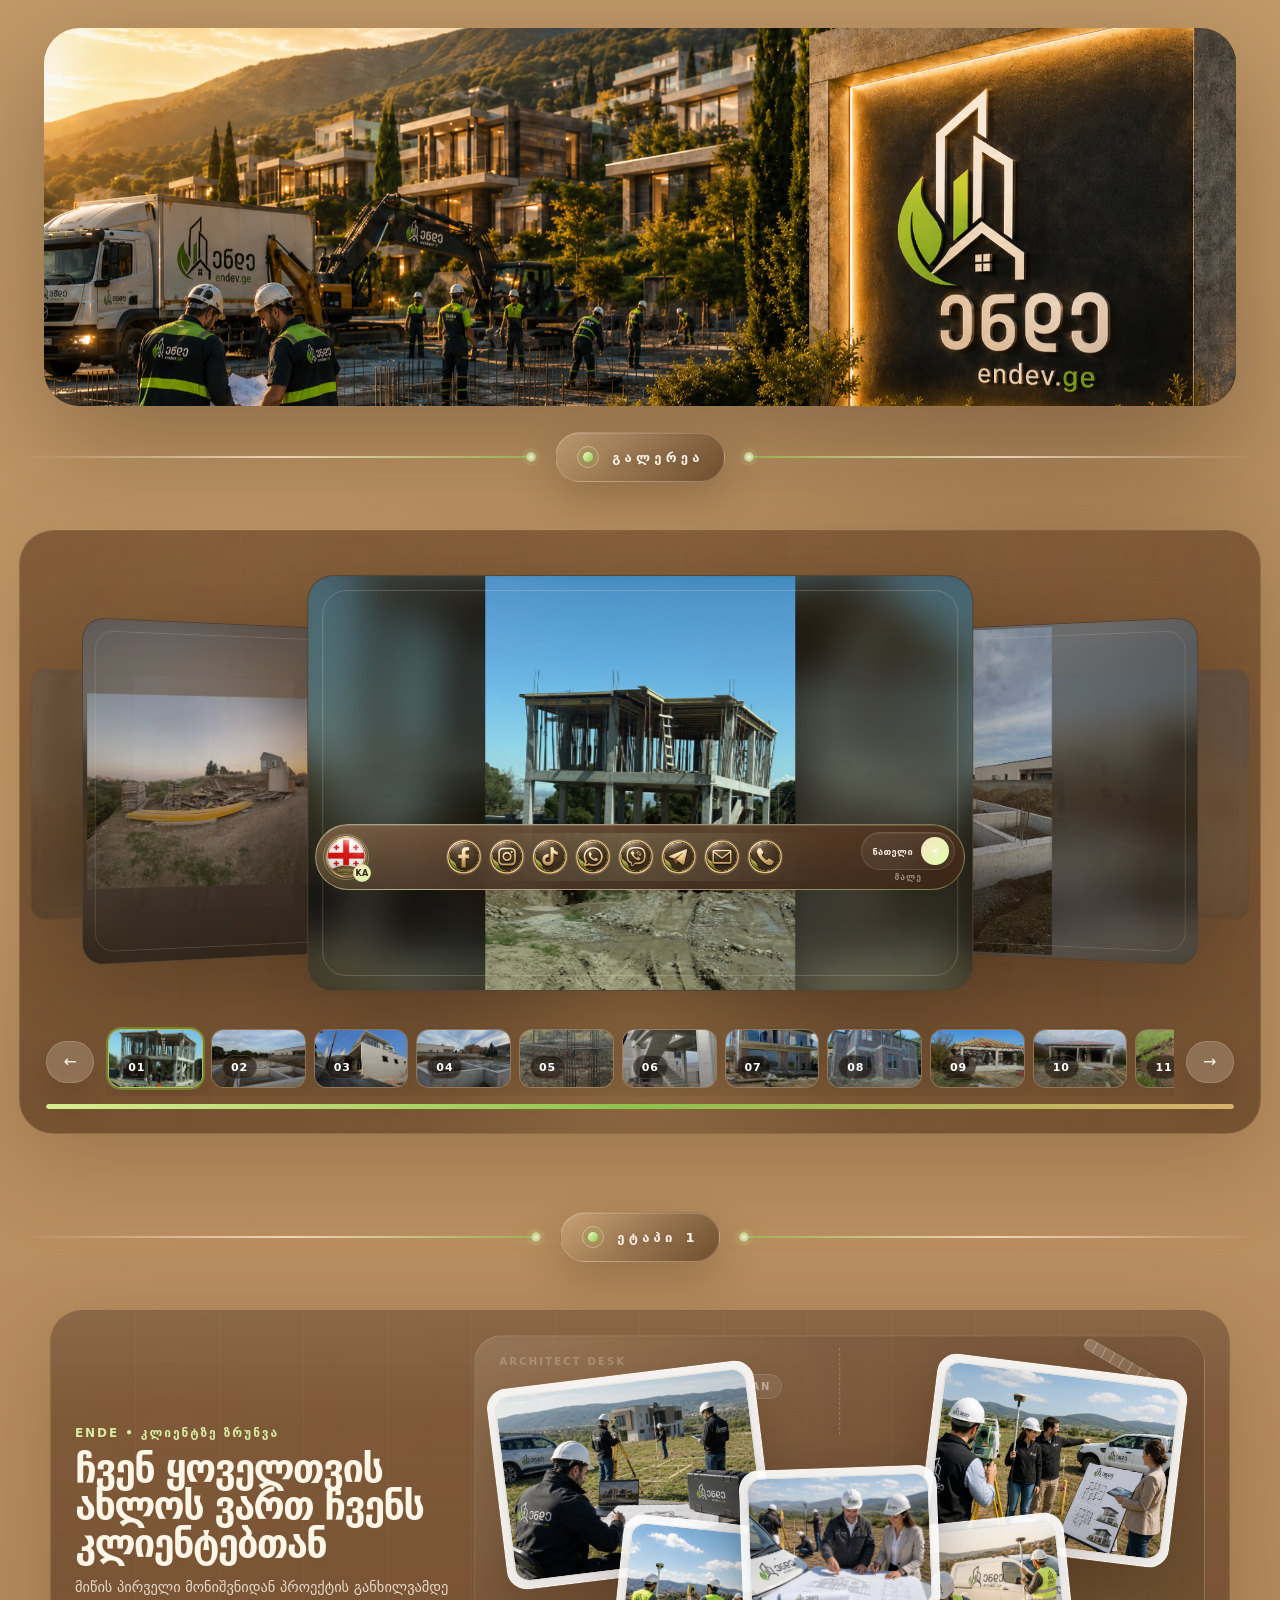
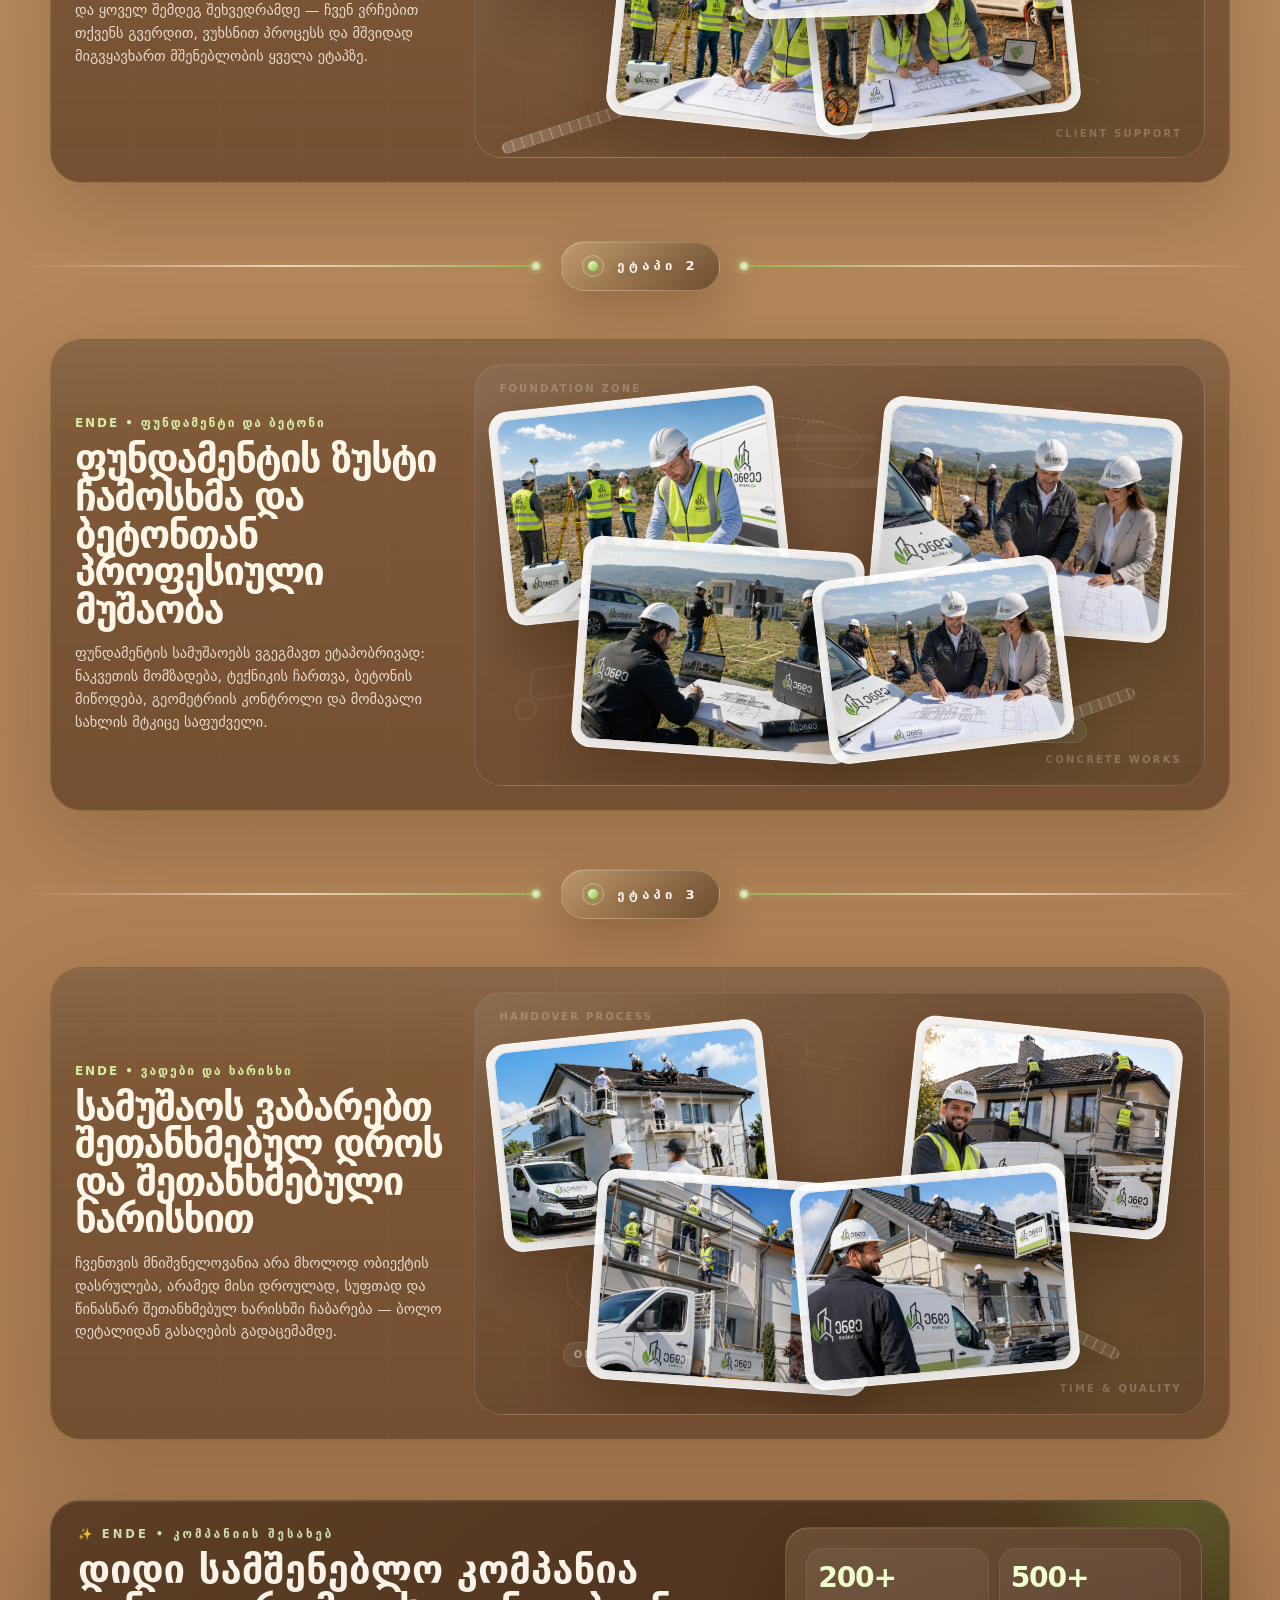
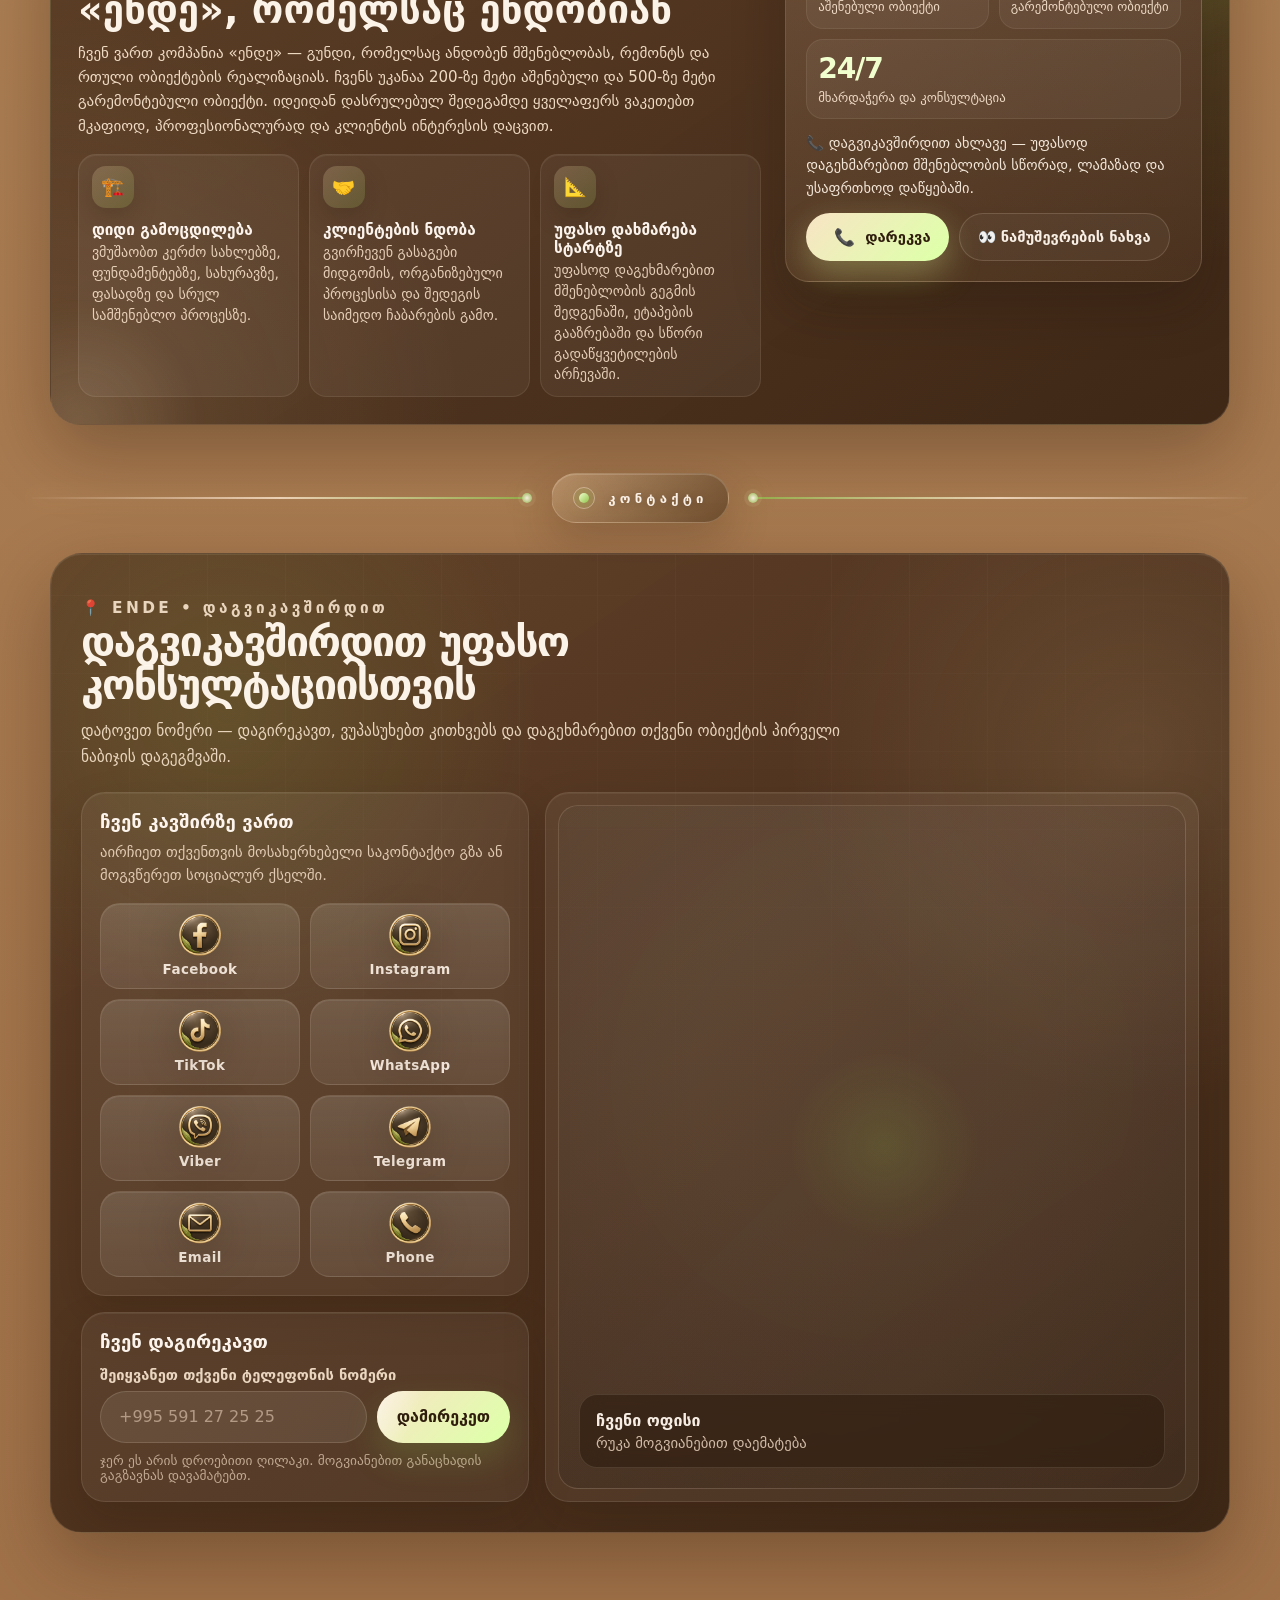
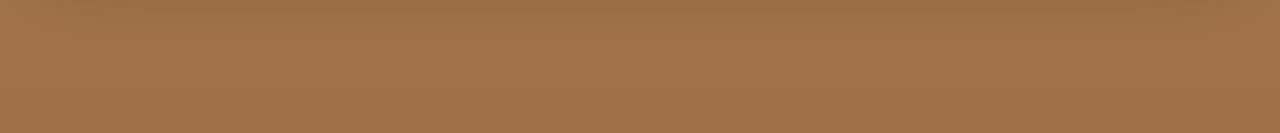
<file: index.html>
<!DOCTYPE html><html lang="ka"><head><meta charSet="utf-8"/><meta name="viewport" content="width=device-width, initial-scale=1"/><link rel="preload" as="image" href="/brand/ende-hero-banner.png"/><link rel="preload" as="image" href="/carousel/project-19.jpg"/><link rel="preload" as="image" href="/carousel/project-20.jpg"/><link rel="preload" as="image" href="/carousel/project-01.jpg"/><link rel="preload" as="image" href="/carousel/project-02.jpg"/><link rel="preload" as="image" href="/carousel/project-03.jpg"/><link rel="preload" as="image" href="/clients/client-1.png"/><link rel="preload" as="image" href="/clients/client-2.png"/><link rel="preload" as="image" href="/clients/client-3.png"/><link rel="preload" as="image" href="/clients/client-4.png"/><link rel="stylesheet" href="/_next/static/css/f5a70b1abf5ab06a.css" data-precedence="next"/><link rel="preload" as="script" fetchPriority="low" href="/_next/static/chunks/webpack-8658fdbc42bfbbae.js"/><script src="/_next/static/chunks/fd9d1056-88c8a1669018f964.js" async=""></script><script src="/_next/static/chunks/117-c82fa8c6d70d48b8.js" async=""></script><script src="/_next/static/chunks/main-app-feda1cb984ef45eb.js" async=""></script><script src="/_next/static/chunks/app/page-f45f1fff295abe5a.js" async=""></script><link rel="preload" as="image" href="/clients/client-5.png"/><link rel="preload" as="image" href="/foundation/foundation-1.png"/><link rel="preload" as="image" href="/foundation/foundation-2.png"/><link rel="preload" as="image" href="/foundation/foundation-3.png"/><link rel="preload" as="image" href="/foundation/foundation-4.png"/><link rel="preload" as="image" href="/completion/completion-1.png"/><link rel="preload" as="image" href="/completion/completion-2.png"/><link rel="preload" as="image" href="/completion/completion-3.png"/><link rel="preload" as="image" href="/completion/completion-4.png"/><link rel="preload" as="image" href="/ui-icons/facebook.png"/><link rel="preload" as="image" href="/ui-icons/instagram.png"/><link rel="preload" as="image" href="/ui-icons/tiktok.png"/><link rel="preload" as="image" href="/ui-icons/whatsapp.png"/><link rel="preload" as="image" href="/ui-icons/viber.png"/><link rel="preload" as="image" href="/ui-icons/telegram.png"/><link rel="preload" as="image" href="/ui-icons/email.png"/><link rel="preload" as="image" href="/ui-icons/phone.png"/><link rel="preload" as="image" href="/ui-icons/lang-ka.png"/><link rel="preload" as="image" href="/ui-icons/lang-ru.png"/><link rel="preload" as="image" href="/ui-icons/lang-en.png"/><title>ენდე — endev.ge</title><meta name="description" content="ენდე — სამშენებლო კომპანია საქართველოში. მინიმალური გვერდი ლოგოთი და გალერეის კარუსელით."/><script src="/_next/static/chunks/polyfills-42372ed130431b0a.js" noModule=""></script></head><body><main class="minimal-home" aria-label="ENDE მთავარი გვერდი"><section class="banner-stage" aria-label="ENDE banner"><div class="hero-banner-shell"><div class="hero-banner-blur" aria-hidden="true"></div><img class="hero-banner-image" src="/brand/ende-hero-banner.png" alt="ENDE სამშენებლო ბანერი"/></div></section><div class="section-divider" aria-hidden="true"><span class="section-divider-line section-divider-line-left"></span><span class="section-divider-badge"><span class="section-divider-icon"><span class="section-divider-icon-core"></span><span class="section-divider-icon-ring"></span></span><span class="section-divider-label">გალერეა</span></span><span class="section-divider-line section-divider-line-right"></span></div><section id="gallery" class="gallery-stage"><section class="carousel-stage" aria-label="ENDE image carousel"><div class="carousel-shell premium-cinema-shell"><div class="carousel-spotlight"></div><div class="carousel-depth-grid"><article class="hero-slide-card hero-slide-offset--2" aria-hidden="true"><img class="hero-slide-backdrop" src="/carousel/project-19.jpg" alt="" aria-hidden="true" draggable="false"/><img class="hero-slide-main" src="/carousel/project-19.jpg" alt="ENDE project photo 19" draggable="false"/></article><article class="hero-slide-card hero-slide-offset--1" aria-hidden="true"><img class="hero-slide-backdrop" src="/carousel/project-20.jpg" alt="" aria-hidden="true" draggable="false"/><img class="hero-slide-main" src="/carousel/project-20.jpg" alt="ENDE project photo 20" draggable="false"/></article><article class="hero-slide-card hero-slide-offset-0" aria-hidden="false"><img class="hero-slide-backdrop" src="/carousel/project-01.jpg" alt="" aria-hidden="true" draggable="false"/><img class="hero-slide-main" src="/carousel/project-01.jpg" alt="ENDE project photo 01" draggable="false"/></article><article class="hero-slide-card hero-slide-offset-1" aria-hidden="true"><img class="hero-slide-backdrop" src="/carousel/project-02.jpg" alt="" aria-hidden="true" draggable="false"/><img class="hero-slide-main" src="/carousel/project-02.jpg" alt="ENDE project photo 02" draggable="false"/></article><article class="hero-slide-card hero-slide-offset-2" aria-hidden="true"><img class="hero-slide-backdrop" src="/carousel/project-03.jpg" alt="" aria-hidden="true" draggable="false"/><img class="hero-slide-main" src="/carousel/project-03.jpg" alt="ENDE project photo 03" draggable="false"/></article></div><div class="carousel-navigator-wrap"><div class="carousel-thumb-toolbar"><button type="button" class="carousel-arrow" aria-label="Previous slide">←</button><div class="carousel-thumb-strip" role="tablist" aria-label="Carousel navigation"><button type="button" role="tab" aria-selected="true" aria-label="Go to slide 1" class="carousel-thumb is-active"><img src="/carousel/thumbs/project-01.jpg" alt="" aria-hidden="true" loading="lazy"/><span class="carousel-thumb-index">01</span></button><button type="button" role="tab" aria-selected="false" aria-label="Go to slide 2" class="carousel-thumb"><img src="/carousel/thumbs/project-02.jpg" alt="" aria-hidden="true" loading="lazy"/><span class="carousel-thumb-index">02</span></button><button type="button" role="tab" aria-selected="false" aria-label="Go to slide 3" class="carousel-thumb"><img src="/carousel/thumbs/project-03.jpg" alt="" aria-hidden="true" loading="lazy"/><span class="carousel-thumb-index">03</span></button><button type="button" role="tab" aria-selected="false" aria-label="Go to slide 4" class="carousel-thumb"><img src="/carousel/thumbs/project-04.jpg" alt="" aria-hidden="true" loading="lazy"/><span class="carousel-thumb-index">04</span></button><button type="button" role="tab" aria-selected="false" aria-label="Go to slide 5" class="carousel-thumb"><img src="/carousel/thumbs/project-05.jpg" alt="" aria-hidden="true" loading="lazy"/><span class="carousel-thumb-index">05</span></button><button type="button" role="tab" aria-selected="false" aria-label="Go to slide 6" class="carousel-thumb"><img src="/carousel/thumbs/project-06.jpg" alt="" aria-hidden="true" loading="lazy"/><span class="carousel-thumb-index">06</span></button><button type="button" role="tab" aria-selected="false" aria-label="Go to slide 7" class="carousel-thumb"><img src="/carousel/thumbs/project-07.jpg" alt="" aria-hidden="true" loading="lazy"/><span class="carousel-thumb-index">07</span></button><button type="button" role="tab" aria-selected="false" aria-label="Go to slide 8" class="carousel-thumb"><img src="/carousel/thumbs/project-08.jpg" alt="" aria-hidden="true" loading="lazy"/><span class="carousel-thumb-index">08</span></button><button type="button" role="tab" aria-selected="false" aria-label="Go to slide 9" class="carousel-thumb"><img src="/carousel/thumbs/project-09.jpg" alt="" aria-hidden="true" loading="lazy"/><span class="carousel-thumb-index">09</span></button><button type="button" role="tab" aria-selected="false" aria-label="Go to slide 10" class="carousel-thumb"><img src="/carousel/thumbs/project-10.jpg" alt="" aria-hidden="true" loading="lazy"/><span class="carousel-thumb-index">10</span></button><button type="button" role="tab" aria-selected="false" aria-label="Go to slide 11" class="carousel-thumb"><img src="/carousel/thumbs/project-11.jpg" alt="" aria-hidden="true" loading="lazy"/><span class="carousel-thumb-index">11</span></button><button type="button" role="tab" aria-selected="false" aria-label="Go to slide 12" class="carousel-thumb"><img src="/carousel/thumbs/project-12.jpg" alt="" aria-hidden="true" loading="lazy"/><span class="carousel-thumb-index">12</span></button><button type="button" role="tab" aria-selected="false" aria-label="Go to slide 13" class="carousel-thumb"><img src="/carousel/thumbs/project-13.jpg" alt="" aria-hidden="true" loading="lazy"/><span class="carousel-thumb-index">13</span></button><button type="button" role="tab" aria-selected="false" aria-label="Go to slide 14" class="carousel-thumb"><img src="/carousel/thumbs/project-14.jpg" alt="" aria-hidden="true" loading="lazy"/><span class="carousel-thumb-index">14</span></button><button type="button" role="tab" aria-selected="false" aria-label="Go to slide 15" class="carousel-thumb"><img src="/carousel/thumbs/project-15.jpg" alt="" aria-hidden="true" loading="lazy"/><span class="carousel-thumb-index">15</span></button><button type="button" role="tab" aria-selected="false" aria-label="Go to slide 16" class="carousel-thumb"><img src="/carousel/thumbs/project-16.jpg" alt="" aria-hidden="true" loading="lazy"/><span class="carousel-thumb-index">16</span></button><button type="button" role="tab" aria-selected="false" aria-label="Go to slide 17" class="carousel-thumb"><img src="/carousel/thumbs/project-17.jpg" alt="" aria-hidden="true" loading="lazy"/><span class="carousel-thumb-index">17</span></button><button type="button" role="tab" aria-selected="false" aria-label="Go to slide 18" class="carousel-thumb"><img src="/carousel/thumbs/project-18.jpg" alt="" aria-hidden="true" loading="lazy"/><span class="carousel-thumb-index">18</span></button><button type="button" role="tab" aria-selected="false" aria-label="Go to slide 19" class="carousel-thumb"><img src="/carousel/thumbs/project-19.jpg" alt="" aria-hidden="true" loading="lazy"/><span class="carousel-thumb-index">19</span></button><button type="button" role="tab" aria-selected="false" aria-label="Go to slide 20" class="carousel-thumb"><img src="/carousel/thumbs/project-20.jpg" alt="" aria-hidden="true" loading="lazy"/><span class="carousel-thumb-index">20</span></button></div><button type="button" class="carousel-arrow" aria-label="Next slide">→</button></div><div class="carousel-bottom-row"><div class="autoplay-progress" aria-hidden="true"><span style="animation-duration:5200ms;animation-play-state:running"></span></div></div></div></div></section></section><div class="section-divider" aria-hidden="true"><span class="section-divider-line section-divider-line-left"></span><span class="section-divider-badge"><span class="section-divider-icon"><span class="section-divider-icon-core"></span><span class="section-divider-icon-ring"></span></span><span class="section-divider-label">ეტაპი 1</span></span><span class="section-divider-line section-divider-line-right"></span></div><section class="support-stage" aria-labelledby="support-title"><div class="support-shell story-shell"><div class="support-layout story-layout"><div class="support-header story-header"><p class="support-kicker story-kicker">ENDE • კლიენტზე ზრუნვა</p><h2 id="support-title">ჩვენ ყოველთვის ახლოს ვართ ჩვენს კლიენტებთან</h2><p class="support-lead story-lead">მიწის პირველი მონიშვნიდან პროექტის განხილვამდე და ყოველ შემდეგ შეხვედრამდე — ჩვენ ვრჩებით თქვენს გვერდით, ვუხსნით პროცესს და მშვიდად მიგვყავხართ მშენებლობის ყველა ეტაპზე.</p></div><div class="architect-table-scene client-table-scene"><div class="table-surface-pattern" aria-hidden="true"></div><div class="table-note note-1" aria-hidden="true">architect desk</div><div class="table-note note-2" aria-hidden="true">client support</div><div class="drafting-ruler ruler-a" aria-hidden="true"></div><div class="drafting-ruler ruler-b" aria-hidden="true"></div><div class="drafting-schematic line-a" aria-hidden="true"></div><div class="drafting-schematic line-b" aria-hidden="true"></div><div class="drafting-schematic line-c" aria-hidden="true"></div><div class="drafting-circle circle-a" aria-hidden="true"></div><div class="drafting-circle circle-b" aria-hidden="true"></div><div class="blueprint-chip chip-a" aria-hidden="true">plan</div><div class="blueprint-chip chip-b" aria-hidden="true">details</div><figure class="support-photo photo-1"><img src="/clients/client-1.png" alt="ENDE client support scene 1"/></figure><figure class="support-photo photo-2"><img src="/clients/client-2.png" alt="ENDE client support scene 2"/></figure><figure class="support-photo photo-3"><img src="/clients/client-3.png" alt="ENDE client support scene 3"/></figure><figure class="support-photo photo-4"><img src="/clients/client-4.png" alt="ENDE client support scene 4"/></figure><figure class="support-photo photo-5"><img src="/clients/client-5.png" alt="ENDE client support scene 5"/></figure></div></div></div></section><div class="section-divider" aria-hidden="true"><span class="section-divider-line section-divider-line-left"></span><span class="section-divider-badge"><span class="section-divider-icon"><span class="section-divider-icon-core"></span><span class="section-divider-icon-ring"></span></span><span class="section-divider-label">ეტაპი 2</span></span><span class="section-divider-line section-divider-line-right"></span></div><section class="foundation-stage" aria-labelledby="foundation-title"><div class="foundation-shell story-shell"><div class="foundation-layout story-layout"><div class="foundation-header story-header"><p class="foundation-kicker story-kicker">ENDE • ფუნდამენტი და ბეტონი</p><h2 id="foundation-title">ფუნდამენტის ზუსტი ჩამოსხმა და ბეტონთან პროფესიული მუშაობა</h2><p class="foundation-lead story-lead">ფუნდამენტის სამუშაოებს ვგეგმავთ ეტაპობრივად: ნაკვეთის მომზადება, ტექნიკის ჩართვა, ბეტონის მიწოდება, გეომეტრიის კონტროლი და მომავალი სახლის მტკიცე საფუძველი.</p></div><div class="architect-table-scene foundation-scene"><div class="table-surface-pattern foundation-pattern" aria-hidden="true"></div><div class="table-note foundation-note-1" aria-hidden="true">foundation zone</div><div class="table-note foundation-note-2" aria-hidden="true">concrete works</div><div class="machine-silhouette machine-wheelbarrow" aria-hidden="true"></div><div class="machine-silhouette machine-excavator" aria-hidden="true"></div><div class="machine-silhouette machine-mixer" aria-hidden="true"></div><div class="drafting-ruler ruler-c" aria-hidden="true"></div><div class="drafting-ruler ruler-d" aria-hidden="true"></div><div class="drafting-schematic line-d" aria-hidden="true"></div><div class="drafting-schematic line-e" aria-hidden="true"></div><div class="drafting-circle circle-c" aria-hidden="true"></div><div class="drafting-circle circle-d" aria-hidden="true"></div><div class="blueprint-chip chip-c" aria-hidden="true">concrete</div><div class="blueprint-chip chip-d" aria-hidden="true">base layer</div><figure class="support-photo foundation-photo foundation-photo-1"><img src="/foundation/foundation-1.png" alt="ENDE foundation work scene 1"/></figure><figure class="support-photo foundation-photo foundation-photo-2"><img src="/foundation/foundation-2.png" alt="ENDE foundation work scene 2"/></figure><figure class="support-photo foundation-photo foundation-photo-3"><img src="/foundation/foundation-3.png" alt="ENDE foundation work scene 3"/></figure><figure class="support-photo foundation-photo foundation-photo-4"><img src="/foundation/foundation-4.png" alt="ENDE foundation work scene 4"/></figure></div></div></div></section><div class="section-divider" aria-hidden="true"><span class="section-divider-line section-divider-line-left"></span><span class="section-divider-badge"><span class="section-divider-icon"><span class="section-divider-icon-core"></span><span class="section-divider-icon-ring"></span></span><span class="section-divider-label">ეტაპი 3</span></span><span class="section-divider-line section-divider-line-right"></span></div><section class="completion-stage" aria-labelledby="completion-title"><div class="completion-shell story-shell"><div class="completion-layout story-layout"><div class="completion-header story-header"><p class="completion-kicker story-kicker">ENDE • ვადები და ხარისხი</p><h2 id="completion-title">სამუშაოს ვაბარებთ შეთანხმებულ დროს და შეთანხმებული ხარისხით</h2><p class="completion-lead story-lead">ჩვენთვის მნიშვნელოვანია არა მხოლოდ ობიექტის დასრულება, არამედ მისი დროულად, სუფთად და წინასწარ შეთანხმებულ ხარისხში ჩაბარება — ბოლო დეტალიდან გასაღების გადაცემამდე.</p></div><div class="architect-table-scene completion-scene"><div class="table-surface-pattern completion-pattern" aria-hidden="true"></div><div class="table-note completion-note-1" aria-hidden="true">handover process</div><div class="table-note completion-note-2" aria-hidden="true">time &amp; quality</div><div class="handover-ghost handover-ghost-a" aria-hidden="true"></div><div class="handover-ghost handover-ghost-b" aria-hidden="true"></div><div class="key-symbol key-symbol-a" aria-hidden="true"></div><div class="key-symbol key-symbol-b" aria-hidden="true"></div><div class="handover-chip chip-e" aria-hidden="true">on time</div><div class="handover-chip chip-f" aria-hidden="true">quality</div><div class="drafting-ruler ruler-e" aria-hidden="true"></div><div class="drafting-ruler ruler-f" aria-hidden="true"></div><div class="drafting-schematic line-f" aria-hidden="true"></div><div class="drafting-schematic line-g" aria-hidden="true"></div><figure class="support-photo completion-photo completion-photo-1"><img src="/completion/completion-1.png" alt="ENDE completion and quality scene 1"/></figure><figure class="support-photo completion-photo completion-photo-2"><img src="/completion/completion-2.png" alt="ENDE completion and quality scene 2"/></figure><figure class="support-photo completion-photo completion-photo-3"><img src="/completion/completion-3.png" alt="ENDE completion and quality scene 3"/></figure><figure class="support-photo completion-photo completion-photo-4"><img src="/completion/completion-4.png" alt="ENDE completion and quality scene 4"/></figure></div></div></div></section><section class="about-stage" aria-labelledby="about-title"><div class="about-shell"><div class="about-grid"><div class="about-main"><p class="about-kicker">✨ ENDE • კომპანიის შესახებ</p><h2 id="about-title">დიდი სამშენებლო კომპანია «ენდე», რომელსაც ენდობიან</h2><p class="about-lead">ჩვენ ვართ კომპანია «ენდე» — გუნდი, რომელსაც ანდობენ მშენებლობას, რემონტს და რთული ობიექტების რეალიზაციას. ჩვენს უკანაა 200-ზე მეტი აშენებული და 500-ზე მეტი გარემონტებული ობიექტი. იდეიდან დასრულებულ შედეგამდე ყველაფერს ვაკეთებთ მკაფიოდ, პროფესიონალურად და კლიენტის ინტერესის დაცვით.</p><div class="about-points"><div class="about-point"><span class="about-point-icon">🏗️</span><div><h3>დიდი გამოცდილება</h3><p>ვმუშაობთ კერძო სახლებზე, ფუნდამენტებზე, სახურავზე, ფასადზე და სრულ სამშენებლო პროცესზე.</p></div></div><div class="about-point"><span class="about-point-icon">🤝</span><div><h3>კლიენტების ნდობა</h3><p>გვირჩევენ გასაგები მიდგომის, ორგანიზებული პროცესისა და შედეგის საიმედო ჩაბარების გამო.</p></div></div><div class="about-point"><span class="about-point-icon">📐</span><div><h3>უფასო დახმარება სტარტზე</h3><p>უფასოდ დაგეხმარებით მშენებლობის გეგმის შედგენაში, ეტაპების გააზრებაში და სწორი გადაწყვეტილების არჩევაში.</p></div></div></div></div><aside class="about-side"><div class="about-stats-card"><div class="about-stats-grid"><div class="about-stat"><span class="about-stat-value">200+</span><span class="about-stat-label">აშენებული ობიექტი</span></div><div class="about-stat"><span class="about-stat-value">500+</span><span class="about-stat-label">გარემონტებული ობიექტი</span></div><div class="about-stat"><span class="about-stat-value">24/7</span><span class="about-stat-label">მხარდაჭერა და კონსულტაცია</span></div></div><p class="about-cta-text">📞 დაგვიკავშირდით ახლავე — უფასოდ დაგეხმარებით მშენებლობის სწორად, ლამაზად და უსაფრთხოდ დაწყებაში.</p><div class="about-actions"><a class="about-call-button" href="tel:+995591272525" aria-label="დარეკვა"><span class="about-call-glow" aria-hidden="true"></span><span class="about-call-icon">📞</span><span>დარეკვა</span></a><a class="about-secondary-button" href="#gallery"><span>👀 ნამუშევრების ნახვა</span></a></div></div></aside></div></div></section><div class="section-divider" aria-hidden="true"><span class="section-divider-line section-divider-line-left"></span><span class="section-divider-badge"><span class="section-divider-icon"><span class="section-divider-icon-core"></span><span class="section-divider-icon-ring"></span></span><span class="section-divider-label">კონტაქტი</span></span><span class="section-divider-line section-divider-line-right"></span></div><section class="contact-stage" aria-labelledby="contact-title"><div class="contact-shell"><div class="contact-header"><p class="contact-kicker">📍 ENDE • დაგვიკავშირდით</p><h2 id="contact-title">დაგვიკავშირდით უფასო კონსულტაციისთვის</h2><p>დატოვეთ ნომერი — დაგირეკავთ, ვუპასუხებთ კითხვებს და დაგეხმარებით თქვენი ობიექტის პირველი ნაბიჯის დაგეგმვაში.</p></div><div class="contact-grid"><div class="contact-card contact-social-card"><h3>ჩვენ კავშირზე ვართ</h3><p>აირჩიეთ თქვენთვის მოსახერხებელი საკონტაქტო გზა ან მოგვწერეთ სოციალურ ქსელში.</p><div class="social-links" aria-label="ENDE social networks"><a href="https://www.facebook.com/profile.php?id=61590330213449" class="social-link social-link-facebook" aria-label="Facebook" title="Facebook"><img class="social-link-icon" src="/ui-icons/facebook.png" alt="Facebook"/><span>Facebook</span></a><a href="https://www.instagram.com/endedevelopment" class="social-link social-link-instagram" aria-label="Instagram" title="Instagram"><img class="social-link-icon" src="/ui-icons/instagram.png" alt="Instagram"/><span>Instagram</span></a><a href="https://www.facebook.com/profile.php?id=61590330213449" class="social-link social-link-tiktok" aria-label="TikTok" title="TikTok"><img class="social-link-icon" src="/ui-icons/tiktok.png" alt="TikTok"/><span>TikTok</span></a><a href="https://wa.me/995591272525?text=%E1%83%92%E1%83%97%E1%83%AE%E1%83%9D%E1%83%95%E1%83%97%20%E1%83%93%E1%83%90%E1%83%9B%E1%83%98%E1%83%A0%E1%83%94%E1%83%99%E1%83%9D%E1%83%97%2C%20%E1%83%99%E1%83%98%E1%83%97%E1%83%AE%E1%83%95%E1%83%94%E1%83%91%E1%83%98%20%E1%83%9B%E1%83%90%E1%83%A5%E1%83%95%E1%83%A1." class="social-link social-link-whatsapp" aria-label="WhatsApp" title="WhatsApp"><img class="social-link-icon" src="/ui-icons/whatsapp.png" alt="WhatsApp"/><span>WhatsApp</span></a><a href="viber://chat?number=%2B995591272525" class="social-link social-link-viber" aria-label="Viber" title="Viber"><img class="social-link-icon" src="/ui-icons/viber.png" alt="Viber"/><span>Viber</span></a><a href="https://www.instagram.com/endedevelopment" class="social-link social-link-telegram" aria-label="Telegram" title="Telegram"><img class="social-link-icon" src="/ui-icons/telegram.png" alt="Telegram"/><span>Telegram</span></a><a href="mailto:info@endev.ge" class="social-link social-link-email" aria-label="Email" title="Email"><img class="social-link-icon" src="/ui-icons/email.png" alt="Email"/><span>Email</span></a><a href="tel:+995591272525" class="social-link social-link-phone" aria-label="Phone" title="Phone"><img class="social-link-icon" src="/ui-icons/phone.png" alt="Phone"/><span>Phone</span></a></div></div><div class="contact-card contact-map-card" aria-label="ENDE office map"><div class="map-placeholder"><iframe class="office-map-frame" src="https://www.google.com/maps?q=Tbilisi%2C%20Georgia&amp;output=embed" title="ჩვენი ოფისი" loading="lazy" referrerPolicy="no-referrer-when-downgrade" allowFullScreen=""></iframe><div class="map-label"><strong>ჩვენი ოფისი</strong><span>რუკა მოგვიანებით დაემატება</span></div></div></div><form class="contact-card callback-card"><h3>ჩვენ დაგირეკავთ</h3><label for="callback-phone">შეიყვანეთ თქვენი ტელეფონის ნომერი</label><div class="phone-input-row"><input id="callback-phone" type="tel" placeholder="+995 591 27 25 25" name="phone" value=""/><a href="https://wa.me/995591272525?text=%E1%83%92%E1%83%97%E1%83%AE%E1%83%9D%E1%83%95%E1%83%97%20%E1%83%93%E1%83%90%E1%83%9B%E1%83%98%E1%83%A0%E1%83%94%E1%83%99%E1%83%9D%E1%83%97%2C%20%E1%83%99%E1%83%98%E1%83%97%E1%83%AE%E1%83%95%E1%83%94%E1%83%91%E1%83%98%20%E1%83%9B%E1%83%90%E1%83%A5%E1%83%95%E1%83%A1." target="_blank" rel="noreferrer" class="callback-button"><span class="callback-button-glow" aria-hidden="true"></span><span>დამირეკეთ</span></a></div><p class="callback-note">ჯერ ეს არის დროებითი ღილაკი. მოგვიანებით განაცხადის გაგზავნას დავამატებთ.</p></form></div></div></section><nav class="bottom-floating-bar" aria-label="სწრაფი პანელი"><div class="bottom-lang-picker"><button type="button" class="bottom-lang-current" aria-label="ქართული"><img class="bottom-lang-badge" src="/ui-icons/lang-ka.png" alt="ქართული"/><span class="bottom-lang-short">KA</span></button><div class="bottom-lang-menu" role="menu"><button type="button" role="menuitem" class="bottom-lang-option is-active"><img class="bottom-lang-option-icon" src="/ui-icons/lang-ka.png" alt="ქართული"/><strong>ქართული</strong></button><button type="button" role="menuitem" class="bottom-lang-option"><img class="bottom-lang-option-icon" src="/ui-icons/lang-ru.png" alt="Русский"/><strong>Русский</strong></button><button type="button" role="menuitem" class="bottom-lang-option"><img class="bottom-lang-option-icon" src="/ui-icons/lang-en.png" alt="English"/><strong>English</strong></button></div></div><div class="bottom-socials" aria-label="ENDE social contacts"><a href="https://www.facebook.com/profile.php?id=61590330213449" class="bottom-social-link" aria-label="Facebook" title="Facebook"><img class="bottom-social-icon" src="/ui-icons/facebook.png" alt="Facebook"/></a><a href="https://www.instagram.com/endedevelopment" class="bottom-social-link" aria-label="Instagram" title="Instagram"><img class="bottom-social-icon" src="/ui-icons/instagram.png" alt="Instagram"/></a><a href="https://www.facebook.com/profile.php?id=61590330213449" class="bottom-social-link" aria-label="TikTok" title="TikTok"><img class="bottom-social-icon" src="/ui-icons/tiktok.png" alt="TikTok"/></a><a href="https://wa.me/995591272525?text=%E1%83%92%E1%83%97%E1%83%AE%E1%83%9D%E1%83%95%E1%83%97%20%E1%83%93%E1%83%90%E1%83%9B%E1%83%98%E1%83%A0%E1%83%94%E1%83%99%E1%83%9D%E1%83%97%2C%20%E1%83%99%E1%83%98%E1%83%97%E1%83%AE%E1%83%95%E1%83%94%E1%83%91%E1%83%98%20%E1%83%9B%E1%83%90%E1%83%A5%E1%83%95%E1%83%A1." class="bottom-social-link" aria-label="WhatsApp" title="WhatsApp"><img class="bottom-social-icon" src="/ui-icons/whatsapp.png" alt="WhatsApp"/></a><a href="viber://chat?number=%2B995591272525" class="bottom-social-link" aria-label="Viber" title="Viber"><img class="bottom-social-icon" src="/ui-icons/viber.png" alt="Viber"/></a><a href="https://www.instagram.com/endedevelopment" class="bottom-social-link" aria-label="Telegram" title="Telegram"><img class="bottom-social-icon" src="/ui-icons/telegram.png" alt="Telegram"/></a><a href="mailto:info@endev.ge" class="bottom-social-link" aria-label="Email" title="Email"><img class="bottom-social-icon" src="/ui-icons/email.png" alt="Email"/></a><a href="tel:+995591272525" class="bottom-social-link" aria-label="Phone" title="Phone"><img class="bottom-social-icon" src="/ui-icons/phone.png" alt="Phone"/></a></div><div class="theme-switch-shell" aria-label="თემა — მალე"><button type="button" class="theme-switch is-light"><span class="theme-switch-label">ნათელი</span><span class="theme-switch-knob">☀️</span></button><span class="theme-soon">მალე</span></div></nav></main><script src="/_next/static/chunks/webpack-8658fdbc42bfbbae.js" async=""></script><script>(self.__next_f=self.__next_f||[]).push([0]);self.__next_f.push([2,null])</script><script>self.__next_f.push([1,"1:HL[\"/_next/static/css/f5a70b1abf5ab06a.css\",\"style\"]\n"])</script><script>self.__next_f.push([1,"2:I[2846,[],\"\"]\n4:I[9107,[],\"ClientPageRoot\"]\n5:I[2016,[\"931\",\"static/chunks/app/page-f45f1fff295abe5a.js\"],\"default\",1]\n6:I[4707,[],\"\"]\n7:I[6423,[],\"\"]\n9:I[1060,[],\"\"]\na:[]\n0:[\"$\",\"$L2\",null,{\"buildId\":\"yJBxt1rf_o8eo62EhPUQM\",\"assetPrefix\":\"\",\"urlParts\":[\"\",\"\"],\"initialTree\":[\"\",{\"children\":[\"__PAGE__\",{}]},\"$undefined\",\"$undefined\",true],\"initialSeedData\":[\"\",{\"children\":[\"__PAGE__\",{},[[\"$L3\",[\"$\",\"$L4\",null,{\"props\":{\"params\":{},\"searchParams\":{}},\"Component\":\"$5\"}],null],null],null]},[[[[\"$\",\"link\",\"0\",{\"rel\":\"stylesheet\",\"href\":\"/_next/static/css/f5a70b1abf5ab06a.css\",\"precedence\":\"next\",\"crossOrigin\":\"$undefined\"}]],[\"$\",\"html\",null,{\"lang\":\"ka\",\"children\":[\"$\",\"body\",null,{\"children\":[\"$\",\"$L6\",null,{\"parallelRouterKey\":\"children\",\"segmentPath\":[\"children\"],\"error\":\"$undefined\",\"errorStyles\":\"$undefined\",\"errorScripts\":\"$undefined\",\"template\":[\"$\",\"$L7\",null,{}],\"templateStyles\":\"$undefined\",\"templateScripts\":\"$undefined\",\"notFound\":[[\"$\",\"title\",null,{\"children\":\"404: This page could not be found.\"}],[\"$\",\"div\",null,{\"style\":{\"fontFamily\":\"system-ui,\\\"Segoe UI\\\",Roboto,Helvetica,Arial,sans-serif,\\\"Apple Color Emoji\\\",\\\"Segoe UI Emoji\\\"\",\"height\":\"100vh\",\"textAlign\":\"center\",\"display\":\"flex\",\"flexDirection\":\"column\",\"alignItems\":\"center\",\"justifyContent\":\"center\"},\"children\":[\"$\",\"div\",null,{\"children\":[[\"$\",\"style\",null,{\"dangerouslySetInnerHTML\":{\"__html\":\"body{color:#000;background:#fff;margin:0}.next-error-h1{border-right:1px solid rgba(0,0,0,.3)}@media (prefers-color-scheme:dark){body{color:#fff;background:#000}.next-error-h1{border-right:1px solid rgba(255,255,255,.3)}}\"}}],[\"$\",\"h1\",null,{\"className\":\"next-error-h1\",\"style\":{\"display\":\"inline-block\",\"margin\":\"0 20px 0 0\",\"padding\":\"0 23px 0 0\",\"fontSize\":24,\"fontWeight\":500,\"verticalAlign\":\"top\",\"lineHeight\":\"49px\"},\"children\":\"404\"}],[\"$\",\"div\",null,{\"style\":{\"display\":\"inline-block\"},\"children\":[\"$\",\"h2\",null,{\"style\":{\"fontSize\":14,\"fontWeight\":400,\"lineHeight\":\"49px\",\"margin\":0},\"children\":\"This page could not be found.\"}]}]]}]}]],\"notFoundStyl"])</script><script>self.__next_f.push([1,"es\":[]}]}]}]],null],null],\"couldBeIntercepted\":false,\"initialHead\":[null,\"$L8\"],\"globalErrorComponent\":\"$9\",\"missingSlots\":\"$Wa\"}]\n"])</script><script>self.__next_f.push([1,"8:[[\"$\",\"meta\",\"0\",{\"name\":\"viewport\",\"content\":\"width=device-width, initial-scale=1\"}],[\"$\",\"meta\",\"1\",{\"charSet\":\"utf-8\"}],[\"$\",\"title\",\"2\",{\"children\":\"ენდე — endev.ge\"}],[\"$\",\"meta\",\"3\",{\"name\":\"description\",\"content\":\"ენდე — სამშენებლო კომპანია საქართველოში. მინიმალური გვერდი ლოგოთი და გალერეის კარუსელით.\"}]]\n3:null\n"])</script></body></html>
</file>
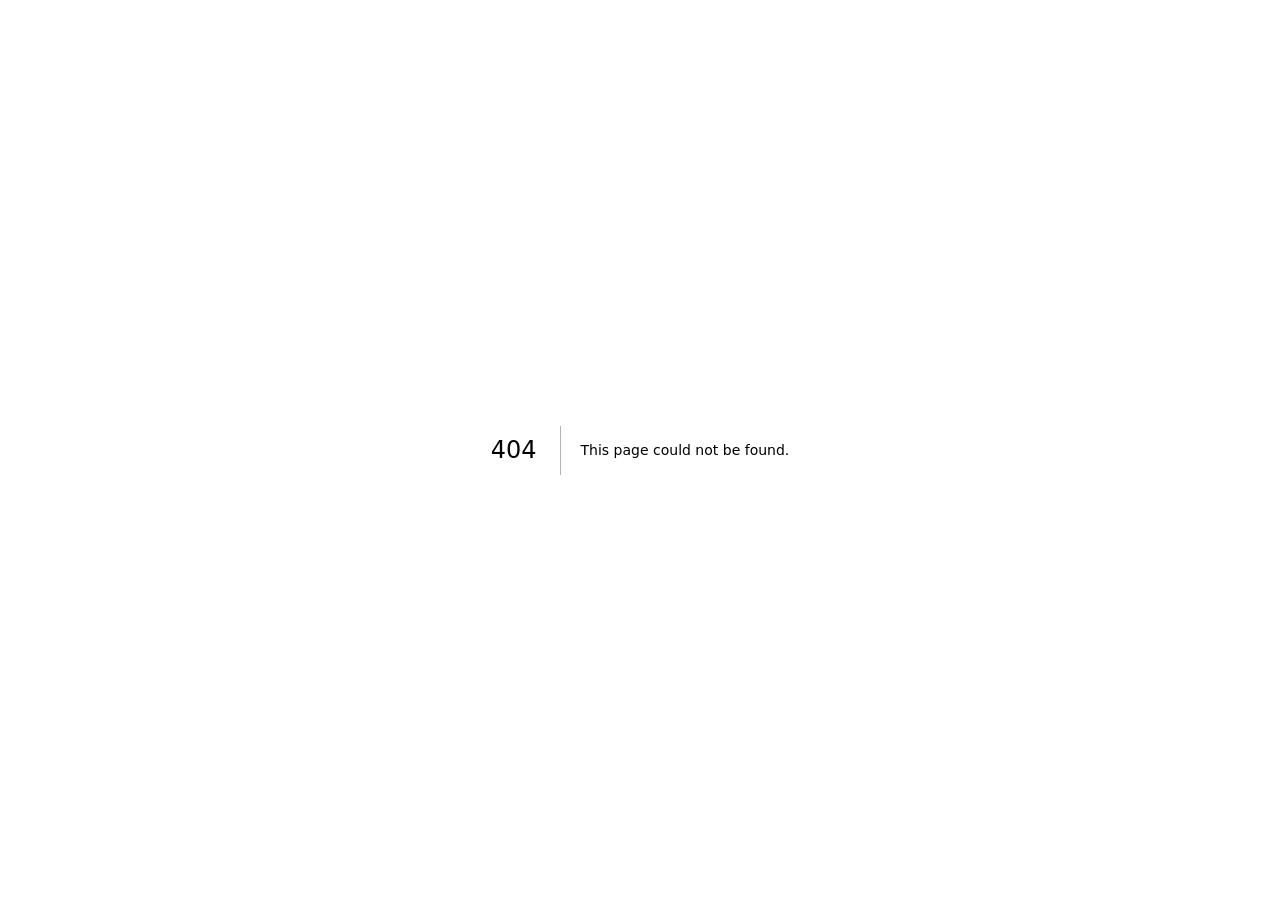
<file: 404/index.html>
<!DOCTYPE html><html lang="ka"><head><meta charSet="utf-8"/><meta name="viewport" content="width=device-width, initial-scale=1"/><link rel="stylesheet" href="/_next/static/css/f5a70b1abf5ab06a.css" data-precedence="next"/><link rel="preload" as="script" fetchPriority="low" href="/_next/static/chunks/webpack-8658fdbc42bfbbae.js"/><script src="/_next/static/chunks/fd9d1056-88c8a1669018f964.js" async=""></script><script src="/_next/static/chunks/117-c82fa8c6d70d48b8.js" async=""></script><script src="/_next/static/chunks/main-app-feda1cb984ef45eb.js" async=""></script><meta name="robots" content="noindex"/><title>404: This page could not be found.</title><title>ენდე — endev.ge</title><meta name="description" content="ენდე — სამშენებლო კომპანია საქართველოში. მინიმალური გვერდი ლოგოთი და გალერეის კარუსელით."/><script src="/_next/static/chunks/polyfills-42372ed130431b0a.js" noModule=""></script></head><body><div style="font-family:system-ui,&quot;Segoe UI&quot;,Roboto,Helvetica,Arial,sans-serif,&quot;Apple Color Emoji&quot;,&quot;Segoe UI Emoji&quot;;height:100vh;text-align:center;display:flex;flex-direction:column;align-items:center;justify-content:center"><div><style>body{color:#000;background:#fff;margin:0}.next-error-h1{border-right:1px solid rgba(0,0,0,.3)}@media (prefers-color-scheme:dark){body{color:#fff;background:#000}.next-error-h1{border-right:1px solid rgba(255,255,255,.3)}}</style><h1 class="next-error-h1" style="display:inline-block;margin:0 20px 0 0;padding:0 23px 0 0;font-size:24px;font-weight:500;vertical-align:top;line-height:49px">404</h1><div style="display:inline-block"><h2 style="font-size:14px;font-weight:400;line-height:49px;margin:0">This page could not be found.</h2></div></div></div><script src="/_next/static/chunks/webpack-8658fdbc42bfbbae.js" async=""></script><script>(self.__next_f=self.__next_f||[]).push([0]);self.__next_f.push([2,null])</script><script>self.__next_f.push([1,"1:HL[\"/_next/static/css/f5a70b1abf5ab06a.css\",\"style\"]\n"])</script><script>self.__next_f.push([1,"2:I[2846,[],\"\"]\n4:I[4707,[],\"\"]\n5:I[6423,[],\"\"]\nb:I[1060,[],\"\"]\n6:{\"fontFamily\":\"system-ui,\\\"Segoe UI\\\",Roboto,Helvetica,Arial,sans-serif,\\\"Apple Color Emoji\\\",\\\"Segoe UI Emoji\\\"\",\"height\":\"100vh\",\"textAlign\":\"center\",\"display\":\"flex\",\"flexDirection\":\"column\",\"alignItems\":\"center\",\"justifyContent\":\"center\"}\n7:{\"display\":\"inline-block\",\"margin\":\"0 20px 0 0\",\"padding\":\"0 23px 0 0\",\"fontSize\":24,\"fontWeight\":500,\"verticalAlign\":\"top\",\"lineHeight\":\"49px\"}\n8:{\"display\":\"inline-block\"}\n9:{\"fontSize\":14,\"fontWeight\":400,\"lineHeight\":\"49px\",\"margin\":0}\nc:[]\n"])</script><script>self.__next_f.push([1,"0:[\"$\",\"$L2\",null,{\"buildId\":\"yJBxt1rf_o8eo62EhPUQM\",\"assetPrefix\":\"\",\"urlParts\":[\"\",\"_not-found\",\"\"],\"initialTree\":[\"\",{\"children\":[\"/_not-found\",{\"children\":[\"__PAGE__\",{}]}]},\"$undefined\",\"$undefined\",true],\"initialSeedData\":[\"\",{\"children\":[\"/_not-found\",{\"children\":[\"__PAGE__\",{},[[\"$L3\",[[\"$\",\"title\",null,{\"children\":\"404: This page could not be found.\"}],[\"$\",\"div\",null,{\"style\":{\"fontFamily\":\"system-ui,\\\"Segoe UI\\\",Roboto,Helvetica,Arial,sans-serif,\\\"Apple Color Emoji\\\",\\\"Segoe UI Emoji\\\"\",\"height\":\"100vh\",\"textAlign\":\"center\",\"display\":\"flex\",\"flexDirection\":\"column\",\"alignItems\":\"center\",\"justifyContent\":\"center\"},\"children\":[\"$\",\"div\",null,{\"children\":[[\"$\",\"style\",null,{\"dangerouslySetInnerHTML\":{\"__html\":\"body{color:#000;background:#fff;margin:0}.next-error-h1{border-right:1px solid rgba(0,0,0,.3)}@media (prefers-color-scheme:dark){body{color:#fff;background:#000}.next-error-h1{border-right:1px solid rgba(255,255,255,.3)}}\"}}],[\"$\",\"h1\",null,{\"className\":\"next-error-h1\",\"style\":{\"display\":\"inline-block\",\"margin\":\"0 20px 0 0\",\"padding\":\"0 23px 0 0\",\"fontSize\":24,\"fontWeight\":500,\"verticalAlign\":\"top\",\"lineHeight\":\"49px\"},\"children\":\"404\"}],[\"$\",\"div\",null,{\"style\":{\"display\":\"inline-block\"},\"children\":[\"$\",\"h2\",null,{\"style\":{\"fontSize\":14,\"fontWeight\":400,\"lineHeight\":\"49px\",\"margin\":0},\"children\":\"This page could not be found.\"}]}]]}]}]],null],null],null]},[null,[\"$\",\"$L4\",null,{\"parallelRouterKey\":\"children\",\"segmentPath\":[\"children\",\"/_not-found\",\"children\"],\"error\":\"$undefined\",\"errorStyles\":\"$undefined\",\"errorScripts\":\"$undefined\",\"template\":[\"$\",\"$L5\",null,{}],\"templateStyles\":\"$undefined\",\"templateScripts\":\"$undefined\",\"notFound\":\"$undefined\",\"notFoundStyles\":\"$undefined\"}]],null]},[[[[\"$\",\"link\",\"0\",{\"rel\":\"stylesheet\",\"href\":\"/_next/static/css/f5a70b1abf5ab06a.css\",\"precedence\":\"next\",\"crossOrigin\":\"$undefined\"}]],[\"$\",\"html\",null,{\"lang\":\"ka\",\"children\":[\"$\",\"body\",null,{\"children\":[\"$\",\"$L4\",null,{\"parallelRouterKey\":\"children\",\"segmentPath\":[\"children\"],\"error\":\"$undefined\",\"errorStyles\":\"$undefined\",\"errorScripts\":\"$undefined\",\"template\":[\"$\",\"$L5\",null,{}],\"templateStyles\":\"$undefined\",\"templateScripts\":\"$undefined\",\"notFound\":[[\"$\",\"title\",null,{\"children\":\"404: This page could not be found.\"}],[\"$\",\"div\",null,{\"style\":\"$6\",\"children\":[\"$\",\"div\",null,{\"children\":[[\"$\",\"style\",null,{\"dangerouslySetInnerHTML\":{\"__html\":\"body{color:#000;background:#fff;margin:0}.next-error-h1{border-right:1px solid rgba(0,0,0,.3)}@media (prefers-color-scheme:dark){body{color:#fff;background:#000}.next-error-h1{border-right:1px solid rgba(255,255,255,.3)}}\"}}],[\"$\",\"h1\",null,{\"className\":\"next-error-h1\",\"style\":\"$7\",\"children\":\"404\"}],[\"$\",\"div\",null,{\"style\":\"$8\",\"children\":[\"$\",\"h2\",null,{\"style\":\"$9\",\"children\":\"This page could not be found.\"}]}]]}]}]],\"notFoundStyles\":[]}]}]}]],null],null],\"couldBeIntercepted\":false,\"initialHead\":[[\"$\",\"meta\",null,{\"name\":\"robots\",\"content\":\"noindex\"}],\"$La\"],\"globalErrorComponent\":\"$b\",\"missingSlots\":\"$Wc\"}]\n"])</script><script>self.__next_f.push([1,"a:[[\"$\",\"meta\",\"0\",{\"name\":\"viewport\",\"content\":\"width=device-width, initial-scale=1\"}],[\"$\",\"meta\",\"1\",{\"charSet\":\"utf-8\"}],[\"$\",\"title\",\"2\",{\"children\":\"ენდე — endev.ge\"}],[\"$\",\"meta\",\"3\",{\"name\":\"description\",\"content\":\"ენდე — სამშენებლო კომპანია საქართველოში. მინიმალური გვერდი ლოგოთი და გალერეის კარუსელით.\"}]]\n3:null\n"])</script></body></html>
</file>
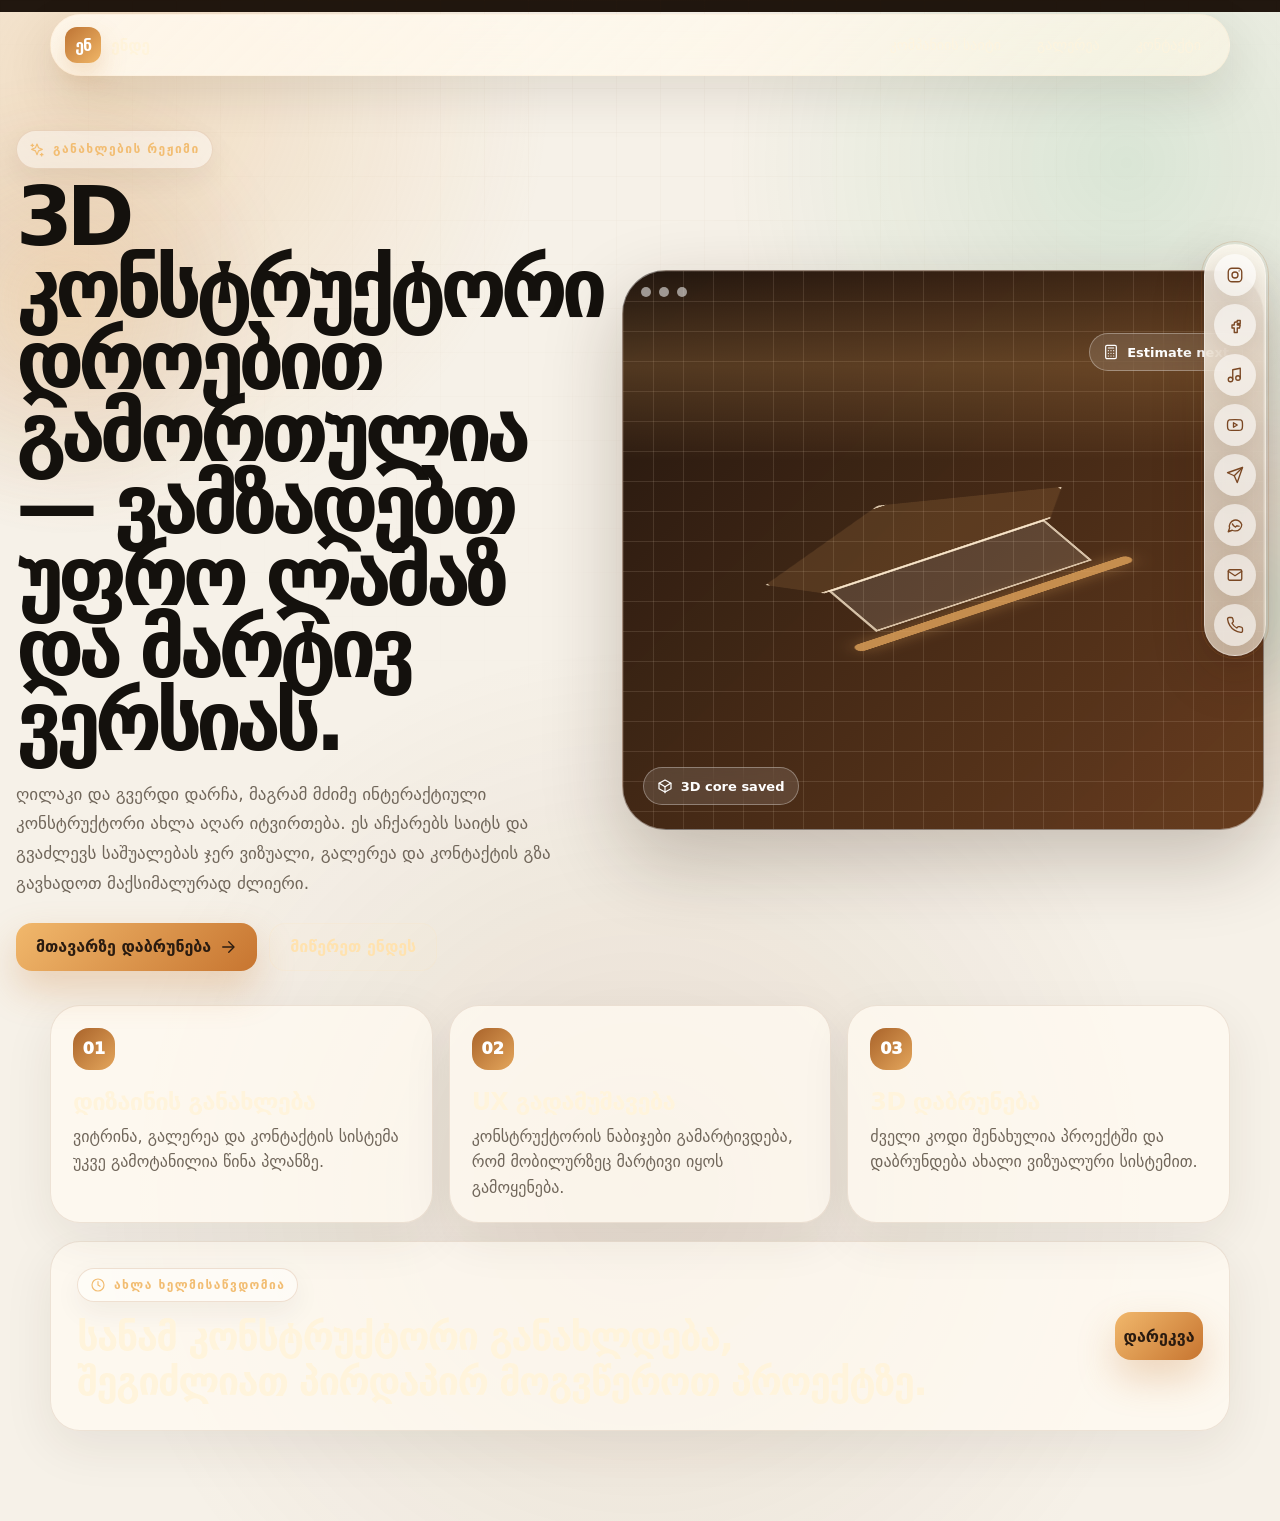
<file: constructor/index.html>
<!DOCTYPE html><html lang="ka" data-scroll-behavior="smooth"><head><meta charSet="utf-8"/><meta name="viewport" content="width=device-width, initial-scale=1, maximum-scale=1"/><link rel="stylesheet" href="/_next/static/css/23c1e7a885d6fa00.css" data-precedence="next"/><link rel="preload" as="script" fetchPriority="low" href="/_next/static/chunks/webpack-8658fdbc42bfbbae.js"/><script src="/_next/static/chunks/fd9d1056-749e5812300142af.js" async=""></script><script src="/_next/static/chunks/117-8c9b6d5010131bc0.js" async=""></script><script src="/_next/static/chunks/main-app-444b38d289ba4684.js" async=""></script><script src="/_next/static/chunks/972-fe008c56cc430895.js" async=""></script><script src="/_next/static/chunks/app/constructor/page-696c30a933473986.js" async=""></script><title>ენდე — სამშენებლო კომპანია</title><meta name="description" content="ენდე — სამშენებლო კომპანია საქართველოში: სახლების მშენებლობა, გალერეა, კონტაქტი და დროებით გამორთული 3D კონსტრუქტორი განახლებული ვერსიისთვის."/><script src="/_next/static/chunks/polyfills-42372ed130431b0a.js" noModule=""></script></head><body><main class="constructor-paused-page"><div class="ende-orb orb-a" aria-hidden="true"></div><div class="ende-orb orb-b" aria-hidden="true"></div><div class="ende-grid-bg" aria-hidden="true"></div><nav class="nav-shell compact-nav ende-next-nav"><a class="brand ende-next-brand" href="/"><span class="brand-mark">ენ</span><span>ენდე</span></a><div class="nav-links ende-next-links"><a href="/">კომპანიის საიტი</a><a href="/#gallery">გალერეა</a><a href="/#contacts">კონტაქტი</a></div></nav><section class="constructor-paused-hero"><div class="paused-copy"><p class="eyebrow"><svg width="16" height="16" viewBox="0 0 24 24" fill="none" stroke="currentColor" stroke-width="1.8" stroke-linecap="round" stroke-linejoin="round" aria-hidden="true"><path d="M12 3 9.7 8.7 4 11l5.7 2.3L12 19l2.3-5.7L20 11l-5.7-2.3L12 3Z"></path><path d="M5 3v4"></path><path d="M3 5h4"></path><path d="M19 17v4"></path><path d="M17 19h4"></path></svg> განახლების რეჟიმი</p><h1>3D კონსტრუქტორი დროებით გამორთულია — ვამზადებთ უფრო ლამაზ და მარტივ ვერსიას.</h1><p>ღილაკი და გვერდი დარჩა, მაგრამ მძიმე ინტერაქტიული კონსტრუქტორი ახლა აღარ იტვირთება. ეს აჩქარებს საიტს და გვაძლევს საშუალებას ჯერ ვიზუალი, გალერეა და კონტაქტის გზა გავხადოთ მაქსიმალურად ძლიერი.</p><div class="hero-actions"><a class="primary-button" href="/">მთავარზე დაბრუნება <svg width="18" height="18" viewBox="0 0 24 24" fill="none" stroke="currentColor" stroke-width="1.8" stroke-linecap="round" stroke-linejoin="round" aria-hidden="true"><path d="M5 12h14"></path><path d="m13 5 7 7-7 7"></path></svg></a><a href="mailto:info@example.com" class="secondary-button">მიწერეთ ენდეს</a></div></div><div class="paused-visual" aria-label="კონსტრუქტორის განახლების ვიზუალი"><div class="paused-device"><div class="device-topbar"><span></span><span></span><span></span></div><div class="blueprint-scan"></div><div class="paused-grid-lines"></div><div class="paused-house-model"><span class="paused-roof"></span><span class="paused-body"></span><span class="paused-base"></span></div><div class="paused-chip chip-a"><svg width="16" height="16" viewBox="0 0 24 24" fill="none" stroke="currentColor" stroke-width="1.8" stroke-linecap="round" stroke-linejoin="round" aria-hidden="true"><path d="m21 16-9 5-9-5V8l9-5 9 5v8Z"></path><path d="M3.3 7.7 12 13l8.7-5.3"></path><path d="M12 22V13"></path></svg> 3D core saved</div><div class="paused-chip chip-b"><svg width="16" height="16" viewBox="0 0 24 24" fill="none" stroke="currentColor" stroke-width="1.8" stroke-linecap="round" stroke-linejoin="round" aria-hidden="true"><rect x="4" y="2" width="16" height="20" rx="2"></rect><path d="M8 6h8"></path><path d="M8 10h.01"></path><path d="M12 10h.01"></path><path d="M16 10h.01"></path><path d="M8 14h.01"></path><path d="M12 14h.01"></path><path d="M16 14h.01"></path><path d="M8 18h.01"></path><path d="M12 18h.01"></path><path d="M16 18h.01"></path></svg> Estimate next</div></div></div></section><section class="constructor-roadmap"><article><span>01</span><h2>დიზაინის განახლება</h2><p>ვიტრინა, გალერეა და კონტაქტის სისტემა უკვე გამოტანილია წინა პლანზე.</p></article><article><span>02</span><h2>UX გადამუშავება</h2><p>კონსტრუქტორის ნაბიჯები გამარტივდება, რომ მობილურზეც მარტივი იყოს გამოყენება.</p></article><article><span>03</span><h2>3D დაბრუნება</h2><p>ძველი კოდი შენახულია პროექტში და დაბრუნდება ახალი ვიზუალური სისტემით.</p></article></section><section class="paused-contact-card"><div><p class="eyebrow"><svg width="16" height="16" viewBox="0 0 24 24" fill="none" stroke="currentColor" stroke-width="1.8" stroke-linecap="round" stroke-linejoin="round" aria-hidden="true"><circle cx="12" cy="12" r="9"></circle><path d="M12 7v5l3 2"></path></svg> ახლა ხელმისაწვდომია</p><h2>სანამ კონსტრუქტორი განახლდება, შეგიძლიათ პირდაპირ მოგვწეროთ პროექტზე.</h2></div><a class="primary-button" href="tel:+995555000000">დარეკვა</a></section></main><aside class="floating-contact-bar" aria-label="სწრაფი კონტაქტები"><span class="floating-contact-pulse" aria-hidden="true"></span><a href="https://instagram.com/" aria-label="Instagram" title="Instagram" target="_blank" rel="noreferrer"><svg width="18" height="18" viewBox="0 0 24 24" fill="none" stroke="currentColor" stroke-width="1.8" stroke-linecap="round" stroke-linejoin="round" aria-hidden="true"><rect x="3" y="3" width="18" height="18" rx="5"></rect><circle cx="12" cy="12" r="4"></circle><path d="M17.5 6.5h.01"></path></svg><span>Instagram</span></a><a href="https://facebook.com/" aria-label="Facebook" title="Facebook" target="_blank" rel="noreferrer"><svg width="18" height="18" viewBox="0 0 24 24" fill="none" stroke="currentColor" stroke-width="1.8" stroke-linecap="round" stroke-linejoin="round" aria-hidden="true"><path d="M15 8h-2a2 2 0 0 0-2 2v2H8v4h3v6h4v-6h3l1-4h-4v-1a1 1 0 0 1 1-1h3V6h-4Z"></path></svg><span>Facebook</span></a><a href="https://tiktok.com/" aria-label="TikTok" title="TikTok" target="_blank" rel="noreferrer"><svg width="18" height="18" viewBox="0 0 24 24" fill="none" stroke="currentColor" stroke-width="1.8" stroke-linecap="round" stroke-linejoin="round" aria-hidden="true"><path d="M9 18V5l10-2v13"></path><circle cx="6" cy="18" r="3"></circle><circle cx="16" cy="16" r="3"></circle></svg><span>TikTok</span></a><a href="https://youtube.com/" aria-label="YouTube" title="YouTube" target="_blank" rel="noreferrer"><svg width="18" height="18" viewBox="0 0 24 24" fill="none" stroke="currentColor" stroke-width="1.8" stroke-linecap="round" stroke-linejoin="round" aria-hidden="true"><path d="M22 12s0-3.2-.4-4.7a3 3 0 0 0-2.1-2.1C17.8 4.8 12 4.8 12 4.8s-5.8 0-7.5.4a3 3 0 0 0-2.1 2.1C2 8.8 2 12 2 12s0 3.2.4 4.7a3 3 0 0 0 2.1 2.1c1.7.4 7.5.4 7.5.4s5.8 0 7.5-.4a3 3 0 0 0 2.1-2.1c.4-1.5.4-4.7.4-4.7Z"></path><path d="m10 9 5 3-5 3V9Z"></path></svg><span>YouTube</span></a><a href="https://t.me/" aria-label="Telegram" title="Telegram" target="_blank" rel="noreferrer"><svg width="18" height="18" viewBox="0 0 24 24" fill="none" stroke="currentColor" stroke-width="1.8" stroke-linecap="round" stroke-linejoin="round" aria-hidden="true"><path d="m22 2-7 20-4-9-9-4 20-7Z"></path><path d="M22 2 11 13"></path></svg><span>Telegram</span></a><a href="https://wa.me/995555000000" aria-label="WhatsApp" title="WhatsApp" target="_blank" rel="noreferrer"><svg width="18" height="18" viewBox="0 0 24 24" fill="none" stroke="currentColor" stroke-width="1.8" stroke-linecap="round" stroke-linejoin="round" aria-hidden="true"><path d="M21 11.5a8.4 8.4 0 0 1-9 8.4 8.7 8.7 0 0 1-3.7-.9L3 21l1.8-5a8.4 8.4 0 1 1 16.2-4.5Z"></path><path d="M8.5 10.5c.8 2 2.2 3.4 4.2 4.2l1.4-1.4c.2-.2.5-.3.8-.2.9.3 1.7.4 2.6.4"></path></svg><span>WhatsApp</span></a><a href="mailto:info@example.com" aria-label="Email" title="Email"><svg width="18" height="18" viewBox="0 0 24 24" fill="none" stroke="currentColor" stroke-width="1.8" stroke-linecap="round" stroke-linejoin="round" aria-hidden="true"><rect x="3" y="5" width="18" height="14" rx="2"></rect><path d="m3 7 9 6 9-6"></path></svg><span>Email</span></a><a href="tel:+995555000000" aria-label="Call" title="Call"><svg width="18" height="18" viewBox="0 0 24 24" fill="none" stroke="currentColor" stroke-width="1.8" stroke-linecap="round" stroke-linejoin="round" aria-hidden="true"><path d="M22 16.9v3a2 2 0 0 1-2.2 2 19.8 19.8 0 0 1-8.6-3.1 19.4 19.4 0 0 1-6-6A19.8 19.8 0 0 1 2.1 4.2 2 2 0 0 1 4.1 2h3a2 2 0 0 1 2 1.7c.1.9.3 1.8.6 2.6a2 2 0 0 1-.5 2.1L8 9.6a16 16 0 0 0 6.4 6.4l1.2-1.2a2 2 0 0 1 2.1-.5c.8.3 1.7.5 2.6.6A2 2 0 0 1 22 16.9Z"></path></svg><span>Call</span></a></aside><script src="/_next/static/chunks/webpack-8658fdbc42bfbbae.js" async=""></script><script>(self.__next_f=self.__next_f||[]).push([0]);self.__next_f.push([2,null])</script><script>self.__next_f.push([1,"1:HL[\"/_next/static/css/23c1e7a885d6fa00.css\",\"style\"]\n"])</script><script>self.__next_f.push([1,"2:I[2846,[],\"\"]\n4:I[2972,[\"972\",\"static/chunks/972-fe008c56cc430895.js\",\"910\",\"static/chunks/app/constructor/page-696c30a933473986.js\"],\"\"]\n5:I[4707,[],\"\"]\n6:I[6423,[],\"\"]\n8:I[1060,[],\"\"]\n9:[]\n"])</script><script>self.__next_f.push([1,"0:[\"$\",\"$L2\",null,{\"buildId\":\"zFvg44vjtXPycWFRIP3M2\",\"assetPrefix\":\"\",\"urlParts\":[\"\",\"constructor\",\"\"],\"initialTree\":[\"\",{\"children\":[\"constructor\",{\"children\":[\"__PAGE__\",{}]}]},\"$undefined\",\"$undefined\",true],\"initialSeedData\":[\"\",{\"children\":[\"constructor\",{\"children\":[\"__PAGE__\",{},[[\"$L3\",[\"$\",\"main\",null,{\"className\":\"constructor-paused-page\",\"children\":[[\"$\",\"div\",null,{\"className\":\"ende-orb orb-a\",\"aria-hidden\":\"true\"}],[\"$\",\"div\",null,{\"className\":\"ende-orb orb-b\",\"aria-hidden\":\"true\"}],[\"$\",\"div\",null,{\"className\":\"ende-grid-bg\",\"aria-hidden\":\"true\"}],[\"$\",\"nav\",null,{\"className\":\"nav-shell compact-nav ende-next-nav\",\"children\":[[\"$\",\"$L4\",null,{\"href\":\"/\",\"className\":\"brand ende-next-brand\",\"children\":[[\"$\",\"span\",null,{\"className\":\"brand-mark\",\"children\":\"ენ\"}],[\"$\",\"span\",null,{\"children\":\"ენდე\"}]]}],[\"$\",\"div\",null,{\"className\":\"nav-links ende-next-links\",\"children\":[[\"$\",\"$L4\",null,{\"href\":\"/\",\"children\":\"კომპანიის საიტი\"}],[\"$\",\"a\",null,{\"href\":\"/#gallery\",\"children\":\"გალერეა\"}],[\"$\",\"a\",null,{\"href\":\"/#contacts\",\"children\":\"კონტაქტი\"}]]}]]}],[\"$\",\"section\",null,{\"className\":\"constructor-paused-hero\",\"children\":[[\"$\",\"div\",null,{\"className\":\"paused-copy\",\"children\":[[\"$\",\"p\",null,{\"className\":\"eyebrow\",\"children\":[[\"$\",\"svg\",null,{\"width\":16,\"height\":16,\"viewBox\":\"0 0 24 24\",\"fill\":\"none\",\"stroke\":\"currentColor\",\"strokeWidth\":1.8,\"strokeLinecap\":\"round\",\"strokeLinejoin\":\"round\",\"aria-hidden\":\"true\",\"children\":[[\"$\",\"path\",null,{\"d\":\"M12 3 9.7 8.7 4 11l5.7 2.3L12 19l2.3-5.7L20 11l-5.7-2.3L12 3Z\"}],[\"$\",\"path\",null,{\"d\":\"M5 3v4\"}],[\"$\",\"path\",null,{\"d\":\"M3 5h4\"}],[\"$\",\"path\",null,{\"d\":\"M19 17v4\"}],[\"$\",\"path\",null,{\"d\":\"M17 19h4\"}]]}],\" განახლების რეჟიმი\"]}],[\"$\",\"h1\",null,{\"children\":\"3D კონსტრუქტორი დროებით გამორთულია — ვამზადებთ უფრო ლამაზ და მარტივ ვერსიას.\"}],[\"$\",\"p\",null,{\"children\":\"ღილაკი და გვერდი დარჩა, მაგრამ მძიმე ინტერაქტიული კონსტრუქტორი ახლა აღარ იტვირთება. ეს აჩქარებს საიტს და გვაძლევს საშუალებას ჯერ ვიზუალი, გალერეა და კონტაქტის გზა გავხადოთ მაქსიმალურად ძლიერი.\"}],[\"$\",\"div\",null,{\"className\":\"hero-actions\",\"children\":[[\"$\",\"$L4\",null,{\"href\":\"/\",\"className\":\"primary-button\",\"children\":[\"მთავარზე დაბრუნება \",[\"$\",\"svg\",null,{\"width\":18,\"height\":18,\"viewBox\":\"0 0 24 24\",\"fill\":\"none\",\"stroke\":\"currentColor\",\"strokeWidth\":1.8,\"strokeLinecap\":\"round\",\"strokeLinejoin\":\"round\",\"aria-hidden\":\"true\",\"children\":[[\"$\",\"path\",null,{\"d\":\"M5 12h14\"}],[\"$\",\"path\",null,{\"d\":\"m13 5 7 7-7 7\"}]]}]]}],[\"$\",\"a\",null,{\"href\":\"mailto:info@example.com\",\"className\":\"secondary-button\",\"children\":\"მიწერეთ ენდეს\"}]]}]]}],[\"$\",\"div\",null,{\"className\":\"paused-visual\",\"aria-label\":\"კონსტრუქტორის განახლების ვიზუალი\",\"children\":[\"$\",\"div\",null,{\"className\":\"paused-device\",\"children\":[[\"$\",\"div\",null,{\"className\":\"device-topbar\",\"children\":[[\"$\",\"span\",null,{}],[\"$\",\"span\",null,{}],[\"$\",\"span\",null,{}]]}],[\"$\",\"div\",null,{\"className\":\"blueprint-scan\"}],[\"$\",\"div\",null,{\"className\":\"paused-grid-lines\"}],[\"$\",\"div\",null,{\"className\":\"paused-house-model\",\"children\":[[\"$\",\"span\",null,{\"className\":\"paused-roof\"}],[\"$\",\"span\",null,{\"className\":\"paused-body\"}],[\"$\",\"span\",null,{\"className\":\"paused-base\"}]]}],[\"$\",\"div\",null,{\"className\":\"paused-chip chip-a\",\"children\":[[\"$\",\"svg\",null,{\"width\":16,\"height\":16,\"viewBox\":\"0 0 24 24\",\"fill\":\"none\",\"stroke\":\"currentColor\",\"strokeWidth\":1.8,\"strokeLinecap\":\"round\",\"strokeLinejoin\":\"round\",\"aria-hidden\":\"true\",\"children\":[[\"$\",\"path\",null,{\"d\":\"m21 16-9 5-9-5V8l9-5 9 5v8Z\"}],[\"$\",\"path\",null,{\"d\":\"M3.3 7.7 12 13l8.7-5.3\"}],[\"$\",\"path\",null,{\"d\":\"M12 22V13\"}]]}],\" 3D core saved\"]}],[\"$\",\"div\",null,{\"className\":\"paused-chip chip-b\",\"children\":[[\"$\",\"svg\",null,{\"width\":16,\"height\":16,\"viewBox\":\"0 0 24 24\",\"fill\":\"none\",\"stroke\":\"currentColor\",\"strokeWidth\":1.8,\"strokeLinecap\":\"round\",\"strokeLinejoin\":\"round\",\"aria-hidden\":\"true\",\"children\":[[\"$\",\"rect\",null,{\"x\":\"4\",\"y\":\"2\",\"width\":\"16\",\"height\":\"20\",\"rx\":\"2\"}],[\"$\",\"path\",null,{\"d\":\"M8 6h8\"}],[\"$\",\"path\",null,{\"d\":\"M8 10h.01\"}],[\"$\",\"path\",null,{\"d\":\"M12 10h.01\"}],[\"$\",\"path\",null,{\"d\":\"M16 10h.01\"}],[\"$\",\"path\",null,{\"d\":\"M8 14h.01\"}],[\"$\",\"path\",null,{\"d\":\"M12 14h.01\"}],[\"$\",\"path\",null,{\"d\":\"M16 14h.01\"}],[\"$\",\"path\",null,{\"d\":\"M8 18h.01\"}],[\"$\",\"path\",null,{\"d\":\"M12 18h.01\"}],[\"$\",\"path\",null,{\"d\":\"M16 18h.01\"}]]}],\" Estimate next\"]}]]}]}]]}],[\"$\",\"section\",null,{\"className\":\"constructor-roadmap\",\"children\":[[\"$\",\"article\",\"01\",{\"children\":[[\"$\",\"span\",null,{\"children\":\"01\"}],[\"$\",\"h2\",null,{\"children\":\"დიზაინის განახლება\"}],[\"$\",\"p\",null,{\"children\":\"ვიტრინა, გალერეა და კონტაქტის სისტემა უკვე გამოტანილია წინა პლანზე.\"}]]}],[\"$\",\"article\",\"02\",{\"children\":[[\"$\",\"span\",null,{\"children\":\"02\"}],[\"$\",\"h2\",null,{\"children\":\"UX გადამუშავება\"}],[\"$\",\"p\",null,{\"children\":\"კონსტრუქტორის ნაბიჯები გამარტივდება, რომ მობილურზეც მარტივი იყოს გამოყენება.\"}]]}],[\"$\",\"article\",\"03\",{\"children\":[[\"$\",\"span\",null,{\"children\":\"03\"}],[\"$\",\"h2\",null,{\"children\":\"3D დაბრუნება\"}],[\"$\",\"p\",null,{\"children\":\"ძველი კოდი შენახულია პროექტში და დაბრუნდება ახალი ვიზუალური სისტემით.\"}]]}]]}],[\"$\",\"section\",null,{\"className\":\"paused-contact-card\",\"children\":[[\"$\",\"div\",null,{\"children\":[[\"$\",\"p\",null,{\"className\":\"eyebrow\",\"children\":[[\"$\",\"svg\",null,{\"width\":16,\"height\":16,\"viewBox\":\"0 0 24 24\",\"fill\":\"none\",\"stroke\":\"currentColor\",\"strokeWidth\":1.8,\"strokeLinecap\":\"round\",\"strokeLinejoin\":\"round\",\"aria-hidden\":\"true\",\"children\":[[\"$\",\"circle\",null,{\"cx\":\"12\",\"cy\":\"12\",\"r\":\"9\"}],[\"$\",\"path\",null,{\"d\":\"M12 7v5l3 2\"}]]}],\" ახლა ხელმისაწვდომია\"]}],[\"$\",\"h2\",null,{\"children\":\"სანამ კონსტრუქტორი განახლდება, შეგიძლიათ პირდაპირ მოგვწეროთ პროექტზე.\"}]]}],[\"$\",\"a\",null,{\"className\":\"primary-button\",\"href\":\"tel:+995555000000\",\"children\":\"დარეკვა\"}]]}]]}],null],null],null]},[null,[\"$\",\"$L5\",null,{\"parallelRouterKey\":\"children\",\"segmentPath\":[\"children\",\"constructor\",\"children\"],\"error\":\"$undefined\",\"errorStyles\":\"$undefined\",\"errorScripts\":\"$undefined\",\"template\":[\"$\",\"$L6\",null,{}],\"templateStyles\":\"$undefined\",\"templateScripts\":\"$undefined\",\"notFound\":\"$undefined\",\"notFoundStyles\":\"$undefined\"}]],null]},[[[[\"$\",\"link\",\"0\",{\"rel\":\"stylesheet\",\"href\":\"/_next/static/css/23c1e7a885d6fa00.css\",\"precedence\":\"next\",\"crossOrigin\":\"$undefined\"}]],[\"$\",\"html\",null,{\"lang\":\"ka\",\"data-scroll-behavior\":\"smooth\",\"children\":[\"$\",\"body\",null,{\"children\":[[\"$\",\"$L5\",null,{\"parallelRouterKey\":\"children\",\"segmentPath\":[\"children\"],\"error\":\"$undefined\",\"errorStyles\":\"$undefined\",\"errorScripts\":\"$undefined\",\"template\":[\"$\",\"$L6\",null,{}],\"templateStyles\":\"$undefined\",\"templateScripts\":\"$undefined\",\"notFound\":[[\"$\",\"title\",null,{\"children\":\"404: This page could not be found.\"}],[\"$\",\"div\",null,{\"style\":{\"fontFamily\":\"system-ui,\\\"Segoe UI\\\",Roboto,Helvetica,Arial,sans-serif,\\\"Apple Color Emoji\\\",\\\"Segoe UI Emoji\\\"\",\"height\":\"100vh\",\"textAlign\":\"center\",\"display\":\"flex\",\"flexDirection\":\"column\",\"alignItems\":\"center\",\"justifyContent\":\"center\"},\"children\":[\"$\",\"div\",null,{\"children\":[[\"$\",\"style\",null,{\"dangerouslySetInnerHTML\":{\"__html\":\"body{color:#000;background:#fff;margin:0}.next-error-h1{border-right:1px solid rgba(0,0,0,.3)}@media (prefers-color-scheme:dark){body{color:#fff;background:#000}.next-error-h1{border-right:1px solid rgba(255,255,255,.3)}}\"}}],[\"$\",\"h1\",null,{\"className\":\"next-error-h1\",\"style\":{\"display\":\"inline-block\",\"margin\":\"0 20px 0 0\",\"padding\":\"0 23px 0 0\",\"fontSize\":24,\"fontWeight\":500,\"verticalAlign\":\"top\",\"lineHeight\":\"49px\"},\"children\":\"404\"}],[\"$\",\"div\",null,{\"style\":{\"display\":\"inline-block\"},\"children\":[\"$\",\"h2\",null,{\"style\":{\"fontSize\":14,\"fontWeight\":400,\"lineHeight\":\"49px\",\"margin\":0},\"children\":\"This page could not be found.\"}]}]]}]}]],\"notFoundStyles\":[]}],[\"$\",\"aside\",null,{\"className\":\"floating-contact-bar\",\"aria-label\":\"სწრაფი კონტაქტები\",\"children\":[[\"$\",\"span\",null,{\"className\":\"floating-contact-pulse\",\"aria-hidden\":\"true\"}],[[\"$\",\"a\",\"Instagram\",{\"href\":\"https://instagram.com/\",\"aria-label\":\"Instagram\",\"title\":\"Instagram\",\"target\":\"_blank\",\"rel\":\"noreferrer\",\"children\":[[\"$\",\"svg\",null,{\"width\":18,\"height\":18,\"viewBox\":\"0 0 24 24\",\"fill\":\"none\",\"stroke\":\"currentColor\",\"strokeWidth\":1.8,\"strokeLinecap\":\"round\",\"strokeLinejoin\":\"round\",\"aria-hidden\":\"true\",\"children\":[[\"$\",\"rect\",null,{\"x\":\"3\",\"y\":\"3\",\"width\":\"18\",\"height\":\"18\",\"rx\":\"5\"}],[\"$\",\"circle\",null,{\"cx\":\"12\",\"cy\":\"12\",\"r\":\"4\"}],[\"$\",\"path\",null,{\"d\":\"M17.5 6.5h.01\"}]]}],[\"$\",\"span\",null,{\"children\":\"Instagram\"}]]}],[\"$\",\"a\",\"Facebook\",{\"href\":\"https://facebook.com/\",\"aria-label\":\"Facebook\",\"title\":\"Facebook\",\"target\":\"_blank\",\"rel\":\"noreferrer\",\"children\":[[\"$\",\"svg\",null,{\"width\":18,\"height\":18,\"viewBox\":\"0 0 24 24\",\"fill\":\"none\",\"stroke\":\"currentColor\",\"strokeWidth\":1.8,\"strokeLinecap\":\"round\",\"strokeLinejoin\":\"round\",\"aria-hidden\":\"true\",\"children\":[\"$\",\"path\",null,{\"d\":\"M15 8h-2a2 2 0 0 0-2 2v2H8v4h3v6h4v-6h3l1-4h-4v-1a1 1 0 0 1 1-1h3V6h-4Z\"}]}],[\"$\",\"span\",null,{\"children\":\"Facebook\"}]]}],[\"$\",\"a\",\"TikTok\",{\"href\":\"https://tiktok.com/\",\"aria-label\":\"TikTok\",\"title\":\"TikTok\",\"target\":\"_blank\",\"rel\":\"noreferrer\",\"children\":[[\"$\",\"svg\",null,{\"width\":18,\"height\":18,\"viewBox\":\"0 0 24 24\",\"fill\":\"none\",\"stroke\":\"currentColor\",\"strokeWidth\":1.8,\"strokeLinecap\":\"round\",\"strokeLinejoin\":\"round\",\"aria-hidden\":\"true\",\"children\":[[\"$\",\"path\",null,{\"d\":\"M9 18V5l10-2v13\"}],[\"$\",\"circle\",null,{\"cx\":\"6\",\"cy\":\"18\",\"r\":\"3\"}],[\"$\",\"circle\",null,{\"cx\":\"16\",\"cy\":\"16\",\"r\":\"3\"}]]}],[\"$\",\"span\",null,{\"children\":\"TikTok\"}]]}],[\"$\",\"a\",\"YouTube\",{\"href\":\"https://youtube.com/\",\"aria-label\":\"YouTube\",\"title\":\"YouTube\",\"target\":\"_blank\",\"rel\":\"noreferrer\",\"children\":[[\"$\",\"svg\",null,{\"width\":18,\"height\":18,\"viewBox\":\"0 0 24 24\",\"fill\":\"none\",\"stroke\":\"currentColor\",\"strokeWidth\":1.8,\"strokeLinecap\":\"round\",\"strokeLinejoin\":\"round\",\"aria-hidden\":\"true\",\"children\":[[\"$\",\"path\",null,{\"d\":\"M22 12s0-3.2-.4-4.7a3 3 0 0 0-2.1-2.1C17.8 4.8 12 4.8 12 4.8s-5.8 0-7.5.4a3 3 0 0 0-2.1 2.1C2 8.8 2 12 2 12s0 3.2.4 4.7a3 3 0 0 0 2.1 2.1c1.7.4 7.5.4 7.5.4s5.8 0 7.5-.4a3 3 0 0 0 2.1-2.1c.4-1.5.4-4.7.4-4.7Z\"}],[\"$\",\"path\",null,{\"d\":\"m10 9 5 3-5 3V9Z\"}]]}],[\"$\",\"span\",null,{\"children\":\"YouTube\"}]]}],[\"$\",\"a\",\"Telegram\",{\"href\":\"https://t.me/\",\"aria-label\":\"Telegram\",\"title\":\"Telegram\",\"target\":\"_blank\",\"rel\":\"noreferrer\",\"children\":[[\"$\",\"svg\",null,{\"width\":18,\"height\":18,\"viewBox\":\"0 0 24 24\",\"fill\":\"none\",\"stroke\":\"currentColor\",\"strokeWidth\":1.8,\"strokeLinecap\":\"round\",\"strokeLinejoin\":\"round\",\"aria-hidden\":\"true\",\"children\":[[\"$\",\"path\",null,{\"d\":\"m22 2-7 20-4-9-9-4 20-7Z\"}],[\"$\",\"path\",null,{\"d\":\"M22 2 11 13\"}]]}],[\"$\",\"span\",null,{\"children\":\"Telegram\"}]]}],[\"$\",\"a\",\"WhatsApp\",{\"href\":\"https://wa.me/995555000000\",\"aria-label\":\"WhatsApp\",\"title\":\"WhatsApp\",\"target\":\"_blank\",\"rel\":\"noreferrer\",\"children\":[[\"$\",\"svg\",null,{\"width\":18,\"height\":18,\"viewBox\":\"0 0 24 24\",\"fill\":\"none\",\"stroke\":\"currentColor\",\"strokeWidth\":1.8,\"strokeLinecap\":\"round\",\"strokeLinejoin\":\"round\",\"aria-hidden\":\"true\",\"children\":[[\"$\",\"path\",null,{\"d\":\"M21 11.5a8.4 8.4 0 0 1-9 8.4 8.7 8.7 0 0 1-3.7-.9L3 21l1.8-5a8.4 8.4 0 1 1 16.2-4.5Z\"}],[\"$\",\"path\",null,{\"d\":\"M8.5 10.5c.8 2 2.2 3.4 4.2 4.2l1.4-1.4c.2-.2.5-.3.8-.2.9.3 1.7.4 2.6.4\"}]]}],[\"$\",\"span\",null,{\"children\":\"WhatsApp\"}]]}],[\"$\",\"a\",\"Email\",{\"href\":\"mailto:info@example.com\",\"aria-label\":\"Email\",\"title\":\"Email\",\"target\":\"$undefined\",\"rel\":\"$undefined\",\"children\":[[\"$\",\"svg\",null,{\"width\":18,\"height\":18,\"viewBox\":\"0 0 24 24\",\"fill\":\"none\",\"stroke\":\"currentColor\",\"strokeWidth\":1.8,\"strokeLinecap\":\"round\",\"strokeLinejoin\":\"round\",\"aria-hidden\":\"true\",\"children\":[[\"$\",\"rect\",null,{\"x\":\"3\",\"y\":\"5\",\"width\":\"18\",\"height\":\"14\",\"rx\":\"2\"}],[\"$\",\"path\",null,{\"d\":\"m3 7 9 6 9-6\"}]]}],[\"$\",\"span\",null,{\"children\":\"Email\"}]]}],[\"$\",\"a\",\"Call\",{\"href\":\"tel:+995555000000\",\"aria-label\":\"Call\",\"title\":\"Call\",\"target\":\"$undefined\",\"rel\":\"$undefined\",\"children\":[[\"$\",\"svg\",null,{\"width\":18,\"height\":18,\"viewBox\":\"0 0 24 24\",\"fill\":\"none\",\"stroke\":\"currentColor\",\"strokeWidth\":1.8,\"strokeLinecap\":\"round\",\"strokeLinejoin\":\"round\",\"aria-hidden\":\"true\",\"children\":[\"$\",\"path\",null,{\"d\":\"M22 16.9v3a2 2 0 0 1-2.2 2 19.8 19.8 0 0 1-8.6-3.1 19.4 19.4 0 0 1-6-6A19.8 19.8 0 0 1 2.1 4.2 2 2 0 0 1 4.1 2h3a2 2 0 0 1 2 1.7c.1.9.3 1.8.6 2.6a2 2 0 0 1-.5 2.1L8 9.6a16 16 0 0 0 6.4 6.4l1.2-1.2a2 2 0 0 1 2.1-.5c.8.3 1.7.5 2.6.6A2 2 0 0 1 22 16.9Z\"}]}],[\"$\",\"span\",null,{\"children\":\"Call\"}]]}]]]}]]}]}]],null],null],\"couldBeIntercepted\":false,\"initialHead\":[null,\"$L7\"],\"globalErrorComponent\":\"$8\",\"missingSlots\":\"$W9\"}]\n"])</script><script>self.__next_f.push([1,"7:[[\"$\",\"meta\",\"0\",{\"name\":\"viewport\",\"content\":\"width=device-width, initial-scale=1, maximum-scale=1\"}],[\"$\",\"meta\",\"1\",{\"charSet\":\"utf-8\"}],[\"$\",\"title\",\"2\",{\"children\":\"ენდე — სამშენებლო კომპანია\"}],[\"$\",\"meta\",\"3\",{\"name\":\"description\",\"content\":\"ენდე — სამშენებლო კომპანია საქართველოში: სახლების მშენებლობა, გალერეა, კონტაქტი და დროებით გამორთული 3D კონსტრუქტორი განახლებული ვერსიისთვის.\"}]]\n3:null\n"])</script></body></html>
</file>
<file: _next/static/css/f5a70b1abf5ab06a.css>
:root{--page-bg:#b99569;--page-bg-deep:#8f6843;--page-bg-soft:#d8bd93;--surface:rgba(96,63,36,.54);--surface-strong:rgba(117,79,47,.88);--ink:#f9f3ea;--muted:hsla(32,65%,95%,.76);--green:#8fc34a;--green-dark:#6c9738;--line:rgba(255,238,220,.12);--shadow:0 26px 90px rgba(62,39,17,.24);--shadow-strong:0 36px 120px rgba(35,20,8,.34)}*{box-sizing:border-box}html{min-height:100%;background:var(--page-bg-deep)}body{margin:0;min-height:100vh;background:radial-gradient(circle at 18% 16%,hsla(37,79%,74%,.34),transparent 22rem),radial-gradient(circle at 82% 12%,rgba(104,73,42,.26),transparent 24rem),linear-gradient(180deg,#c39a69,#b18458 45%,#a07148);color:var(--ink);font-family:Inter,ui-sans-serif,system-ui,-apple-system,BlinkMacSystemFont,Segoe UI,sans-serif}button,img{display:block}img{max-width:100%}button{font:inherit}.minimal-home{min-height:100vh;overflow:hidden;padding-bottom:40px}.banner-stage{padding:clamp(18px,3vw,34px) 18px 8px}.hero-banner-shell{position:relative;width:min(1380px,calc(100% - 56px));margin:0 auto;border-radius:36px;overflow:hidden;box-shadow:var(--shadow-strong);isolation:isolate;background:rgba(76,48,27,.35)}.hero-banner-blur{position:absolute;inset:-16px;background-image:url(/brand/ende-hero-banner.png);background-size:cover;background-position:50%;filter:blur(16px) saturate(1.06);transform:scale(1.06);opacity:.82}.hero-banner-shell:before{content:"";position:absolute;inset:0;background:linear-gradient(90deg,rgba(175,124,72,.62),transparent 12%,transparent 88%,rgba(69,46,26,.48)),linear-gradient(180deg,rgba(255,236,205,.16),transparent 18%,transparent 82%,rgba(50,31,14,.24));z-index:1;pointer-events:none}.hero-banner-image{position:relative;z-index:2;width:100%;object-fit:cover;object-position:center;opacity:0;transform:scale(1.03);animation:bannerReveal 1.2s ease forwards}.carousel-stage{width:100%;padding:clamp(10px,2vw,24px) 0 clamp(44px,7vw,80px)}.carousel-shell{width:min(1320px,calc(100% - 28px));margin:0 auto;border-radius:38px;border:1px solid rgba(255,228,196,.12);background:linear-gradient(180deg,rgba(118,81,48,.84),rgba(96,63,36,.76)),radial-gradient(circle at 50% 10%,hsla(37,89%,71%,.14),transparent 36rem);box-shadow:var(--shadow);-webkit-backdrop-filter:blur(12px);backdrop-filter:blur(12px);overflow:hidden;padding:clamp(14px,2vw,24px);position:relative}.premium-cinema-shell:before{content:"";position:absolute;inset:0;background:linear-gradient(90deg,transparent,hsla(36,80%,72%,.08) 50%,transparent),repeating-linear-gradient(90deg,rgba(255,238,220,.03) 0 1px,transparent 1px 110px),repeating-linear-gradient(0deg,rgba(255,238,220,.025) 0 1px,transparent 1px 110px);pointer-events:none;-webkit-mask-image:linear-gradient(180deg,rgba(0,0,0,.7),transparent 76%);mask-image:linear-gradient(180deg,rgba(0,0,0,.7),transparent 76%)}.carousel-spotlight{position:absolute;left:50%;top:10%;width:min(72vw,980px);height:min(72vw,980px);transform:translateX(-50%);border-radius:50%;background:radial-gradient(circle,hsla(38,85%,74%,.22),hsla(38,85%,74%,.05) 34%,transparent 72%);filter:blur(18px);pointer-events:none}.carousel-depth-grid{position:relative;min-height:clamp(300px,38vw,470px);perspective:1900px;perspective-origin:50%;transform-style:preserve-3d;touch-action:pan-y;z-index:2}.hero-slide-card{position:absolute;left:50%;top:50%;width:min(52vw,680px);aspect-ratio:16/10;margin:0;overflow:hidden;border-radius:26px;background:#fff;border:1px solid rgba(255,232,207,.2);box-shadow:var(--shadow-strong);cursor:pointer;transition:transform .9s cubic-bezier(.22,1,.36,1),opacity .7s ease,filter .7s ease,box-shadow .7s ease;-webkit-user-select:none;-moz-user-select:none;user-select:none;-webkit-tap-highlight-color:transparent}.hero-slide-card:before{content:"";position:absolute;inset:0;z-index:1;background:linear-gradient(180deg,rgba(255,205,126,.08),rgba(36,20,8,.18)),linear-gradient(90deg,rgba(32,20,9,.24),transparent 24%,transparent 76%,rgba(32,20,9,.18))}.hero-slide-card:after{content:"";position:absolute;inset:14px;border:1px solid rgba(255,235,214,.2);border-radius:24px;z-index:2}.hero-slide-card img{width:100%;height:100%;object-fit:cover;transform:scale(1.03);transition:transform 1s ease;pointer-events:none}.hero-slide-offset-0 img{transform:scale(1.01)}.hero-slide-offset-0{z-index:5;opacity:1;filter:none;transform:translate3d(-50%,-50%,0) rotateY(0deg) scale(1)}.hero-slide-offset--1{transform:translate3d(calc(-50% - min(27vw, 320px)),-48%,-150px) rotateY(31deg) scale(.84)}.hero-slide-offset--1,.hero-slide-offset-1{z-index:4;opacity:.92;filter:saturate(.9) brightness(.92)}.hero-slide-offset-1{transform:translate3d(calc(-50% + min(27vw, 320px)),-48%,-150px) rotateY(-31deg) scale(.84)}.hero-slide-offset--2{transform:translate3d(calc(-50% - min(44vw, 500px)),-47%,-340px) rotateY(39deg) scale(.67)}.hero-slide-offset--2,.hero-slide-offset-2{z-index:3;opacity:.36;filter:blur(1px) saturate(.7) brightness(.86)}.hero-slide-offset-2{transform:translate3d(calc(-50% + min(44vw, 500px)),-47%,-340px) rotateY(-39deg) scale(.67)}.carousel-navigator-wrap{position:relative;z-index:3;margin-top:clamp(8px,1.4vw,14px);padding:0 4px 2px}.carousel-thumb-toolbar{display:grid;grid-template-columns:auto minmax(0,1fr) auto;align-items:center;grid-gap:12px;gap:12px}.carousel-arrow,.carousel-thumb{border:0;cursor:pointer}.carousel-arrow{width:48px;height:42px;border-radius:999px;background:rgba(255,247,235,.18);color:#fff6e8;border:1px solid rgba(255,235,214,.18);box-shadow:0 16px 34px rgba(32,17,7,.18);transition:transform .18s ease,background .18s ease,color .18s ease}.carousel-arrow:hover{transform:translateY(-2px);background:rgba(255,247,235,.96);color:#71461f}.carousel-thumb-strip{grid-template-columns:repeat(7,minmax(78px,1fr));grid-gap:8px;gap:8px;min-width:0}.carousel-thumb{position:relative;min-width:0;border-radius:13px;overflow:hidden;background:rgba(255,245,233,.12);border:1px solid rgba(255,230,206,.1);padding:0;aspect-ratio:16/10;box-shadow:0 12px 30px rgba(42,24,11,.12);transition:transform .18s ease,border-color .18s ease,box-shadow .18s ease,opacity .18s ease}.carousel-thumb:hover{transform:translateY(-2px)}.carousel-thumb img{width:100%;height:100%}.carousel-thumb:after{content:"";position:absolute;inset:0;background:linear-gradient(180deg,rgba(15,10,6,.06),rgba(15,10,6,.38))}.carousel-thumb.is-active{border-color:rgba(170,228,97,.8);box-shadow:0 0 0 2px rgba(150,216,71,.35),0 14px 34px rgba(41,24,10,.18)}.carousel-thumb.is-active:after{background:linear-gradient(180deg,rgba(255,207,138,.12),rgba(18,11,6,.16))}.carousel-thumb-index{position:absolute;left:10px;bottom:8px;z-index:2;display:inline-flex;align-items:center;justify-content:center;min-width:32px;height:24px;padding:0 8px;border-radius:999px;background:rgba(22,14,8,.56);border:1px solid rgba(255,239,221,.14);color:#fff;font-size:11px;font-weight:700;letter-spacing:.08em}.carousel-bottom-row{display:grid;grid-gap:8px;gap:8px;margin-top:8px}.autoplay-progress{height:5px;border-radius:999px;overflow:hidden;background:rgba(255,240,222,.14);box-shadow:inset 0 1px 2px rgba(30,15,5,.16)}.autoplay-progress span{display:block;height:100%;width:100%;border-radius:inherit;background:linear-gradient(90deg,#d7ed90,var(--green),#d8b06a);transform-origin:left center;animation-name:autoplayProgress;animation-timing-function:linear;animation-fill-mode:forwards}.swipe-hint{display:none;margin:-2px 0 0;color:rgba(255,245,233,.76);font-size:13px;text-align:center}@keyframes bannerReveal{to{opacity:1;transform:scale(1)}}@keyframes autoplayProgress{0%{transform:scaleX(0)}to{transform:scaleX(1)}}@media (max-width:1100px){.carousel-depth-grid{min-height:340px}.hero-slide-card{width:min(70vw,650px)}.hero-slide-offset--1{transform:translate3d(calc(-50% - min(20vw, 210px)),-47%,-140px) rotateY(23deg) scale(.82)}.hero-slide-offset-1{transform:translate3d(calc(-50% + min(20vw, 210px)),-47%,-140px) rotateY(-23deg) scale(.82)}.hero-slide-offset--2,.hero-slide-offset-2{opacity:.18}.carousel-thumb-toolbar{grid-template-columns:auto 1fr auto}.carousel-thumb-strip{overflow-x:auto;grid-template-columns:repeat(7,minmax(88px,1fr));padding-bottom:4px}.carousel-thumb-strip::-webkit-scrollbar{height:8px}.carousel-thumb-strip::-webkit-scrollbar-thumb{background:rgba(255,234,205,.2);border-radius:999px}}@media (max-width:760px){.banner-stage{padding:12px 10px 6px}.hero-banner-shell{width:min(100%,calc(100% - 18px));border-radius:22px}.hero-banner-image{aspect-ratio:21/10}.carousel-shell{width:min(100%,calc(100% - 16px));border-radius:28px;padding:16px}.carousel-depth-grid{min-height:300px}.hero-slide-card{width:82vw;border-radius:24px}.hero-slide-card:after{inset:10px;border-radius:18px}.hero-slide-offset--1{transform:translate3d(calc(-50% - 20vw),-48%,-130px) rotateY(23deg) scale(.8)}.hero-slide-offset-1{transform:translate3d(calc(-50% + 20vw),-48%,-130px) rotateY(-23deg) scale(.8)}.hero-slide-offset--2,.hero-slide-offset-2{opacity:0;pointer-events:none}.carousel-thumb-toolbar{grid-template-columns:1fr 1fr;gap:8px}.carousel-arrow{width:100%;height:42px;order:2}.carousel-thumb-strip{grid-column:1/-1;grid-template-columns:repeat(7,minmax(78px,1fr));gap:8px}.carousel-thumb{border-radius:14px}.carousel-thumb-index{min-width:28px;height:22px;font-size:10px}.swipe-hint{display:block}}@media (prefers-reduced-motion:reduce){.hero-banner-image{animation:none;opacity:1;transform:none}.carousel-arrow,.carousel-thumb,.hero-slide-card{transition:none}.autoplay-progress span{animation:none;transform:scaleX(1)}}@media (min-width:900px){.banner-stage+.carousel-stage{padding-top:10px}.carousel-thumb{max-height:74px}.carousel-shell{max-height:640px}}@media (max-width:760px){.carousel-thumb{max-height:64px}.carousel-shell{max-height:none}}.completion-stage,.foundation-stage,.support-stage{padding:14px 18px 34px}.story-shell{width:min(1280px,calc(100% - 92px));margin:0 auto;border-radius:32px;border:1px solid rgba(255,228,196,.12);background:linear-gradient(180deg,rgba(123,86,54,.9),rgba(102,67,40,.82)),radial-gradient(circle at 10% 10%,hsla(39,83%,73%,.12),transparent 20rem);box-shadow:var(--shadow);overflow:hidden;position:relative;padding:clamp(20px,2.1vw,26px)}.story-shell:before{content:"";position:absolute;inset:0;pointer-events:none;background:linear-gradient(180deg,rgba(255,244,230,.08),transparent 22%),repeating-linear-gradient(90deg,rgba(255,242,224,.03) 0 1px,transparent 1px 84px),repeating-linear-gradient(0deg,rgba(255,242,224,.02) 0 1px,transparent 1px 84px)}.story-layout{position:relative;z-index:2;display:grid;grid-template-columns:minmax(260px,.35fr) minmax(0,.65fr);align-items:stretch;grid-gap:clamp(18px,2vw,26px);gap:clamp(18px,2vw,26px)}.story-header{align-self:center;max-width:410px}.story-kicker{margin:0 0 10px;color:hsla(80,83%,82%,.92);font-size:12px;font-weight:800;letter-spacing:.16em;text-transform:uppercase}.story-header h2{margin:0;color:#fff6e8;font-size:clamp(28px,3.3vw,44px);line-height:.98;letter-spacing:-.05em}.story-lead{margin:14px 0 0;color:rgba(255,246,234,.82);font-size:clamp(14px,1.15vw,16px);line-height:1.66}.architect-table-scene{position:relative;min-height:clamp(380px,34vw,460px);border-radius:28px;overflow:hidden;background:radial-gradient(circle at 18% 16%,hsla(38,83%,79%,.16),transparent 14rem),linear-gradient(135deg,rgba(157,116,77,.42),rgba(112,77,47,.52)),linear-gradient(180deg,hsla(0,0%,100%,.06),hsla(0,0%,100%,.02));border:1px solid rgba(255,234,210,.1);box-shadow:inset 0 1px 0 hsla(0,0%,100%,.05)}.architect-table-scene:before{content:"";position:absolute;inset:0;background:linear-gradient(115deg,hsla(0,0%,100%,.08),transparent 18%),linear-gradient(0deg,rgba(60,35,18,.18),rgba(60,35,18,.18)),radial-gradient(circle at 82% 80%,rgba(76,229,48,.05),transparent 18rem);pointer-events:none}.table-surface-pattern{position:absolute;inset:0;opacity:.26;background-image:linear-gradient(hsla(0,0%,100%,.05) 1px,transparent 0),linear-gradient(90deg,hsla(0,0%,100%,.05) 1px,transparent 0),radial-gradient(circle at 25% 22%,hsla(0,0%,100%,.09),transparent 18rem);background-size:26px 26px,26px 26px,auto;mix-blend-mode:screen}.table-note{position:absolute;z-index:1;color:rgba(255,244,232,.25);font-size:10px;font-weight:700;letter-spacing:.22em;text-transform:uppercase}.note-1{left:24px;top:20px}.note-2{right:22px;bottom:18px}.foundation-note-1{left:24px;top:18px}.foundation-note-2{right:22px;bottom:20px}.completion-note-1{left:24px;top:18px}.completion-note-2{right:22px;bottom:20px}.drafting-ruler{position:absolute;z-index:1;border-radius:999px;background:repeating-linear-gradient(90deg,rgba(255,244,229,.34) 0 1px,transparent 1px 10px),linear-gradient(90deg,rgba(255,245,232,.22),rgba(255,245,232,.08));border:1px solid rgba(255,244,229,.12);box-shadow:0 8px 20px rgba(38,22,10,.12)}.ruler-a{width:132px;height:12px;left:24px;bottom:22px;transform:rotate(-18deg)}.ruler-b{width:104px;height:12px;right:22px;top:26px;transform:rotate(30deg)}.ruler-c{width:148px;height:12px;left:6%;top:18%;transform:rotate(18deg)}.ruler-d{width:118px;height:12px;right:9%;bottom:16%;transform:rotate(-20deg)}.ruler-e{width:140px;height:12px;left:10%;top:13%;transform:rotate(-12deg)}.ruler-f{width:108px;height:12px;right:11%;bottom:18%;transform:rotate(26deg)}.drafting-schematic{position:absolute;z-index:1;border-top:1px dashed hsla(78,71%,89%,.24)}.line-a{left:18%;top:22%;width:18%;transform:rotate(-12deg)}.line-b{right:14%;bottom:22%;width:16%;transform:rotate(18deg)}.line-c{left:44%;top:13%;width:12%;transform:rotate(90deg)}.line-d{left:33%;top:12%;width:15%;transform:rotate(7deg)}.line-e{right:22%;bottom:30%;width:18%;transform:rotate(-14deg)}.line-f{left:22%;bottom:20%;width:20%;transform:rotate(-8deg)}.line-g{right:18%;top:20%;width:16%;transform:rotate(14deg)}.drafting-circle{position:absolute;z-index:1;border-radius:50%;border:1px solid hsla(75,62%,87%,.22)}.circle-a{width:48px;height:48px;left:38%;bottom:17%}.circle-b{width:28px;height:28px;right:17%;top:22%}.circle-c{width:44px;height:44px;left:14%;bottom:22%}.circle-d{width:30px;height:30px;right:28%;top:14%}.blueprint-chip{position:absolute;z-index:1;padding:6px 10px;border-radius:999px;background:rgba(255,245,232,.08);border:1px solid rgba(255,245,232,.12);color:rgba(255,244,232,.52);font-size:10px;font-weight:800;letter-spacing:.18em;text-transform:uppercase;-webkit-backdrop-filter:blur(6px);backdrop-filter:blur(6px)}.chip-a{left:34%;top:9%}.chip-b{right:28%;bottom:10%}.chip-c{left:10%;top:10%}.chip-d{right:16%;bottom:10%}.chip-e{left:12%;bottom:11%}.chip-f{right:12%;top:11%}.support-photo{position:absolute;z-index:2;margin:0;border-radius:20px;overflow:hidden;background:hsla(0,0%,100%,.92);padding:8px;box-shadow:0 22px 55px rgba(33,17,7,.24);border:1px solid rgba(255,241,225,.3)}.support-photo:before{content:"";position:absolute;inset:7px;border-radius:14px;border:1px solid rgba(95,62,34,.08);pointer-events:none}.support-photo img{width:100%;height:100%;object-fit:cover;border-radius:14px;box-shadow:0 10px 24px rgba(30,15,5,.08)}.photo-1{width:min(21vw,276px);aspect-ratio:4/3;left:2.8%;top:9%;transform:rotate(-7deg)}.photo-2{width:min(20vw,252px);aspect-ratio:4/3;right:3.5%;top:7%;transform:rotate(7deg)}.photo-3{width:min(21vw,270px);aspect-ratio:4/3;left:19%;bottom:7%;transform:rotate(6deg)}.photo-4{width:min(21vw,266px);aspect-ratio:4/3;right:18%;bottom:8%;transform:rotate(-6deg)}.photo-5{width:min(15.5vw,204px);aspect-ratio:4/3;left:50%;top:49%;transform:translate(-50%,-50%) rotate(-2deg);box-shadow:0 24px 60px rgba(21,12,5,.34)}.foundation-scene{min-height:clamp(390px,35vw,470px);background:radial-gradient(circle at 22% 18%,rgba(216,255,170,.08),transparent 13rem),linear-gradient(135deg,rgba(146,103,69,.46),rgba(110,76,48,.56)),linear-gradient(180deg,hsla(0,0%,100%,.06),hsla(0,0%,100%,.02))}.foundation-pattern{opacity:.22;background-size:22px 22px,22px 22px,auto}.machine-silhouette{position:absolute;z-index:1;opacity:.16;pointer-events:none;filter:blur(.3px)}.machine-wheelbarrow{width:120px;height:76px;left:5%;bottom:15%;transform:rotate(-8deg)}.machine-wheelbarrow:before{content:"";position:absolute;left:18px;top:18px;width:54px;height:28px;border:2px solid rgba(255,246,234,.42);border-bottom-left-radius:14px;border-bottom-right-radius:10px;transform:skew(-18deg)}.machine-wheelbarrow:after{content:"";position:absolute;left:0;bottom:8px;width:18px;height:18px;border-radius:50%;border:2px solid rgba(255,246,234,.42);box-shadow:52px -20px 0 -7px rgba(255,246,234,.35),74px -22px 0 -7px rgba(255,246,234,.35)}.machine-excavator{width:170px;height:116px;right:7%;top:10%}.machine-excavator:before{content:"";position:absolute;right:6px;top:8px;width:100px;height:68px;border-top:5px solid rgba(255,246,234,.32);border-right:5px solid rgba(255,246,234,.32);border-radius:0 44px 0 0;transform:rotate(16deg)}.machine-excavator:after{content:"";position:absolute;left:20px;bottom:18px;width:86px;height:26px;border:2px solid rgba(255,246,234,.38);border-radius:12px 12px 16px 16px;box-shadow:-16px 18px 0 -8px rgba(255,246,234,.38),36px 18px 0 -8px rgba(255,246,234,.38)}.machine-mixer{width:188px;height:96px;left:36%;top:8%}.machine-mixer:before{content:"";position:absolute;left:58px;top:26px;width:64px;height:38px;border:2px solid rgba(255,246,234,.36);border-radius:28px;transform:rotate(14deg)}.machine-mixer:after{content:"";position:absolute;left:18px;bottom:14px;width:120px;height:28px;border:2px solid rgba(255,246,234,.34);border-radius:14px;box-shadow:8px -26px 0 -12px rgba(255,246,234,.3),14px 18px 0 -10px rgba(255,246,234,.34),84px 18px 0 -10px rgba(255,246,234,.34)}.foundation-photo{box-shadow:0 24px 58px rgba(25,14,5,.28)}.foundation-photo-1{width:min(23vw,286px);aspect-ratio:4/3;left:3%;top:8%;transform:rotate(-6deg)}.foundation-photo-2{width:min(24vw,300px);aspect-ratio:4/3;right:4%;top:10%;transform:rotate(5deg)}.foundation-photo-3{width:min(23vw,282px);aspect-ratio:4/3;left:14%;bottom:7%;transform:rotate(4deg)}.foundation-photo-4{width:min(20vw,246px);aspect-ratio:4/3;right:19%;bottom:8%;transform:rotate(-7deg)}.completion-scene{min-height:clamp(390px,35vw,468px);background:radial-gradient(circle at 18% 18%,hsla(39,75%,76%,.14),transparent 14rem),linear-gradient(135deg,rgba(138,98,63,.5),rgba(101,69,44,.58)),linear-gradient(180deg,hsla(0,0%,100%,.06),hsla(0,0%,100%,.02))}.completion-pattern{opacity:.23;background-size:24px 24px,24px 24px,auto}.handover-ghost{position:absolute;z-index:1;opacity:.16;pointer-events:none;filter:blur(.2px)}.handover-ghost-a{left:11%;bottom:13%;width:180px;height:180px}.handover-ghost-a:after,.handover-ghost-a:before,.handover-ghost-b:after,.handover-ghost-b:before{content:"";position:absolute}.handover-ghost-a:before{left:10px;bottom:46px;width:62px;height:62px;border-radius:50%;border:2px solid rgba(255,246,234,.34)}.handover-ghost-a:after{left:74px;bottom:40px;width:80px;height:18px;border-top:2px solid rgba(255,246,234,.34);border-bottom:2px solid rgba(255,246,234,.2);border-radius:999px;transform:rotate(-14deg);box-shadow:-58px 38px 0 -8px rgba(255,246,234,.26),-22px 14px 0 -8px rgba(255,246,234,.26)}.handover-ghost-b{right:9%;top:15%;width:210px;height:160px}.handover-ghost-b:before{right:24px;top:16px;width:96px;height:96px;border:2px solid rgba(255,246,234,.3);border-radius:18px;box-shadow:-22px 18px 0 -8px rgba(255,246,234,.18)}.handover-ghost-b:after{right:62px;top:52px;width:64px;height:34px;border:2px solid rgba(255,246,234,.28);border-radius:999px;transform:rotate(-18deg);box-shadow:0 0 0 20px transparent,-46px 38px 0 -12px rgba(255,246,234,.22)}.key-symbol{position:absolute;z-index:1;opacity:.16;pointer-events:none}.key-symbol:after,.key-symbol:before{content:"";position:absolute;border:2px solid hsla(79,84%,83%,.28)}.key-symbol-a{left:40%;top:8%;width:86px;height:86px;transform:rotate(12deg)}.key-symbol-a:before{width:34px;height:34px;border-radius:50%;left:0;top:10px}.key-symbol-a:after{left:30px;top:24px;width:42px;height:10px;border-left:none;border-radius:0 8px 8px 0;box-shadow:18px 10px 0 -6px hsla(79,84%,83%,.22),26px -8px 0 -6px hsla(79,84%,83%,.22)}.key-symbol-b{right:30%;bottom:14%;width:90px;height:90px;transform:rotate(-14deg)}.key-symbol-b:before{width:30px;height:30px;border-radius:50%;right:0;top:20px}.key-symbol-b:after{right:24px;top:34px;width:42px;height:10px;border-right:none;border-radius:8px 0 0 8px;box-shadow:-18px 10px 0 -6px hsla(79,84%,83%,.22),-26px -8px 0 -6px hsla(79,84%,83%,.22)}.handover-chip{position:absolute;z-index:1;padding:6px 10px;border-radius:999px;background:rgba(255,245,232,.08);border:1px solid rgba(255,245,232,.12);color:rgba(255,244,232,.52);font-size:10px;font-weight:800;letter-spacing:.18em;text-transform:uppercase;-webkit-backdrop-filter:blur(6px);backdrop-filter:blur(6px)}.completion-photo{box-shadow:0 24px 58px rgba(25,14,5,.28)}.completion-photo-1{width:min(22vw,278px);aspect-ratio:4/3;left:2.5%;top:9%;transform:rotate(-6deg)}.completion-photo-2{width:min(21vw,268px);aspect-ratio:4/3;right:4%;top:8%;transform:rotate(6deg)}.completion-photo-3{width:min(22vw,282px);aspect-ratio:4/3;left:16%;bottom:6%;transform:rotate(4deg)}.completion-photo-4{width:min(22vw,276px);aspect-ratio:4/3;right:18%;bottom:8%;transform:rotate(-5deg)}@media (max-width:1220px){.story-shell{width:min(1140px,calc(100% - 36px))}.story-layout{grid-template-columns:1fr}.story-header{max-width:760px}.architect-table-scene,.completion-scene,.foundation-scene{min-height:520px}.completion-photo-1,.completion-photo-2,.completion-photo-3,.completion-photo-4,.foundation-photo-1,.foundation-photo-2,.foundation-photo-3,.foundation-photo-4,.photo-1,.photo-2,.photo-3,.photo-4{width:min(30vw,300px)}.photo-5{width:min(22vw,220px)}}@media (max-width:820px){.completion-stage,.foundation-stage,.support-stage{padding:12px 10px 34px}.story-shell{width:min(100%,calc(100% - 8px));border-radius:26px;padding:18px 15px}.architect-table-scene,.completion-scene,.foundation-scene{min-height:auto;padding:16px;display:grid;grid-gap:14px;gap:14px}.completion-photo-1,.completion-photo-2,.completion-photo-3,.completion-photo-4,.foundation-photo-1,.foundation-photo-2,.foundation-photo-3,.foundation-photo-4,.photo-1,.photo-2,.photo-3,.photo-4,.photo-5,.support-photo{position:relative;width:100%;max-width:none;left:auto;right:auto;top:auto;bottom:auto;transform:none;aspect-ratio:4/3}.blueprint-chip,.drafting-circle,.drafting-ruler,.drafting-schematic,.handover-chip,.handover-ghost,.key-symbol,.machine-silhouette,.table-note{display:none}}.hero-slide-card{background:rgba(35,22,12,.92)}.hero-slide-card:before{z-index:2;background:linear-gradient(180deg,rgba(255,205,126,.05),rgba(36,20,8,.16)),linear-gradient(90deg,rgba(32,20,9,.16),transparent 26%,transparent 74%,rgba(32,20,9,.14))}.hero-slide-card:after{z-index:3}.hero-slide-card .hero-slide-backdrop,.hero-slide-card .hero-slide-main{position:absolute;inset:0;width:100%;height:100%;pointer-events:none}.hero-slide-card .hero-slide-backdrop{z-index:0;object-fit:cover;transform:scale(1.14);filter:blur(18px) saturate(1.06) brightness(.72);opacity:.74}.hero-slide-card .hero-slide-main{z-index:1;object-fit:contain;transform:scale(.985);transition:transform 1s ease}.hero-slide-offset-0 .hero-slide-main{transform:scale(1)}.carousel-thumb-strip{display:grid;grid-auto-flow:column;grid-auto-columns:clamp(74px,7vw,106px);grid-template-columns:none;overflow-x:auto;overflow-y:hidden;scroll-snap-type:x proximity;scrollbar-width:thin;scrollbar-color:rgba(255,234,205,.3) transparent;padding:2px 2px 8px}.carousel-thumb-strip::-webkit-scrollbar{height:8px}.carousel-thumb-strip::-webkit-scrollbar-track{background:rgba(255,240,222,.06);border-radius:999px}.carousel-thumb-strip::-webkit-scrollbar-thumb{background:rgba(255,234,205,.28);border-radius:999px}.carousel-thumb{scroll-snap-align:center}.carousel-thumb img{object-fit:cover}.image-lightbox{position:fixed;inset:0;z-index:100;display:grid;place-items:center;padding:clamp(16px,3vw,42px);background:radial-gradient(circle at 50% 10%,rgba(216,170,96,.18),transparent 34rem),rgba(18,10,4,.88);-webkit-backdrop-filter:blur(16px);backdrop-filter:blur(16px);animation:lightboxFade .18s ease both}.lightbox-image-frame{position:relative;border-radius:28px;overflow:hidden;border:1px solid rgba(255,237,215,.18);box-shadow:0 34px 100px rgba(0,0,0,.48);background:rgba(42,26,13,.72)}.lightbox-image-frame,.lightbox-image-frame img{max-width:min(94vw,1500px);max-height:min(86vh,940px)}.lightbox-image-frame img{width:100%;height:100%;object-fit:contain}.lightbox-counter{position:absolute;left:18px;bottom:16px;z-index:2;display:inline-flex;align-items:center;min-height:32px;padding:0 12px;border-radius:999px;background:rgba(20,12,6,.62);border:1px solid rgba(255,237,215,.16);color:#fff7ea;font-size:12px;font-weight:800;letter-spacing:.12em;-webkit-backdrop-filter:blur(8px);backdrop-filter:blur(8px)}.lightbox-close,.lightbox-nav{position:fixed;z-index:102;border:1px solid rgba(255,237,215,.18);background:rgba(255,247,235,.14);color:#fff7ea;box-shadow:0 18px 44px rgba(0,0,0,.28);cursor:pointer;-webkit-backdrop-filter:blur(10px);backdrop-filter:blur(10px);transition:transform .16s ease,background .16s ease,color .16s ease}.lightbox-close:hover,.lightbox-nav:hover{transform:translateY(-2px);background:rgba(255,247,235,.95);color:#6f4724}.lightbox-close{top:clamp(16px,3vw,32px);right:clamp(16px,3vw,32px);width:50px;height:50px;border-radius:999px;font-size:34px;line-height:1}.lightbox-nav{top:50%;width:56px;height:56px;border-radius:999px;transform:translateY(-50%);font-size:24px}.lightbox-nav:hover{transform:translateY(calc(-50% - 2px))}.lightbox-prev{left:clamp(16px,3vw,34px)}.lightbox-next{right:clamp(16px,3vw,34px)}@keyframes lightboxFade{0%{opacity:0}to{opacity:1}}@media (max-width:760px){.carousel-thumb-strip{grid-template-columns:none;grid-auto-columns:82px;padding-bottom:10px}.lightbox-image-frame{border-radius:20px;max-height:82vh}.lightbox-nav{top:auto;bottom:20px;transform:none;width:48px;height:48px}.lightbox-nav:hover{transform:translateY(-2px)}.lightbox-prev{left:18px}.lightbox-next{right:18px}.lightbox-close{width:46px;height:46px;font-size:30px}}.section-divider{width:min(1320px,calc(100% - 44px));margin:clamp(10px,2.5vw,24px) auto clamp(18px,3vw,34px);display:grid;grid-template-columns:minmax(0,1fr) auto minmax(0,1fr);align-items:center;grid-gap:clamp(14px,2vw,24px);gap:clamp(14px,2vw,24px)}.section-divider-line{position:relative;height:2px;border-radius:999px;background:linear-gradient(90deg,rgba(255,231,203,.04),rgba(255,234,211,.78),rgba(143,195,74,.7));box-shadow:0 0 18px rgba(255,224,182,.2)}.section-divider-line-right{background:linear-gradient(90deg,rgba(143,195,74,.7),rgba(255,234,211,.78),rgba(255,231,203,.04))}.section-divider-line:after,.section-divider-line:before{content:"";position:absolute;top:50%;width:10px;height:10px;border-radius:50%;background:radial-gradient(circle,rgba(255,245,233,.95),rgba(143,195,74,.82));transform:translateY(-50%);box-shadow:0 0 0 4px rgba(255,236,205,.08),0 0 20px rgba(143,195,74,.28)}.section-divider-line-left:after,.section-divider-line-right:before{display:none}.section-divider-line-left:before{right:-5px}.section-divider-line-right:after{left:-5px}.section-divider-badge{gap:12px;padding:12px 20px;border-radius:999px;border:1px solid rgba(255,231,203,.22);background:linear-gradient(135deg,hsla(36,81%,82%,.2),rgba(102,71,41,.88)),linear-gradient(180deg,rgba(255,251,245,.08),rgba(255,251,245,.02));box-shadow:0 16px 44px rgba(40,23,10,.24),inset 0 1px 0 rgba(255,247,236,.16);-webkit-backdrop-filter:blur(12px);backdrop-filter:blur(12px)}.section-divider-badge,.section-divider-icon{display:inline-flex;align-items:center;justify-content:center}.section-divider-icon{position:relative;width:24px;height:24px}.section-divider-icon-core,.section-divider-icon-ring{position:absolute;inset:0;margin:auto;border-radius:50%}.section-divider-icon-core{width:10px;height:10px;background:linear-gradient(135deg,#efffcb,#8fc34a);box-shadow:0 0 0 5px rgba(143,195,74,.12),0 0 18px rgba(143,195,74,.3)}.section-divider-icon-ring{width:22px;height:22px;border:1px solid rgba(255,238,220,.42)}.section-divider-label{font-size:.82rem;line-height:1;font-weight:800;letter-spacing:.32em;text-transform:uppercase;white-space:nowrap;color:rgba(255,246,236,.96);text-shadow:0 1px 8px rgba(0,0,0,.24)}@media (max-width:720px){.section-divider{width:min(100%,calc(100% - 26px));gap:10px}.section-divider-badge{padding:10px 14px;gap:9px}.section-divider-label{font-size:.68rem;letter-spacing:.22em}.section-divider-icon{width:20px;height:20px}.section-divider-icon-core{width:8px;height:8px}.section-divider-icon-ring{width:18px;height:18px}}.gallery-stage{scroll-margin-top:18px}.about-stage{width:min(1320px,calc(100% - 44px));margin:clamp(16px,3vw,30px) auto clamp(44px,6vw,82px)}.about-shell{position:relative;overflow:hidden;border-radius:34px;padding:clamp(24px,3vw,40px);border:1px solid rgba(255,230,198,.14);background:radial-gradient(circle at top right,rgba(143,195,74,.14),transparent 28%),radial-gradient(circle at bottom left,rgba(255,214,160,.12),transparent 32%),linear-gradient(145deg,rgba(88,59,36,.94),rgba(58,36,20,.96));box-shadow:0 26px 70px rgba(30,16,7,.3),inset 0 1px 0 rgba(255,246,234,.08)}.about-shell:after,.about-shell:before{content:"";position:absolute;pointer-events:none;border-radius:50%;filter:blur(10px)}.about-shell:before{width:280px;height:280px;right:-80px;top:-120px;background:radial-gradient(circle,rgba(143,195,74,.18),transparent 68%)}.about-shell:after{width:240px;height:240px;left:-90px;bottom:-120px;background:radial-gradient(circle,rgba(255,230,194,.14),transparent 70%)}.about-grid{position:relative;z-index:1;display:grid;grid-template-columns:minmax(0,1.3fr) minmax(300px,.9fr);grid-gap:clamp(22px,3vw,34px);gap:clamp(22px,3vw,34px);align-items:start}.about-kicker{margin:0 0 12px;font-size:.8rem;font-weight:800;letter-spacing:.26em;text-transform:uppercase;color:hsla(83,74%,85%,.88)}.about-main h2{margin:0;font-size:clamp(2rem,3.6vw,3.5rem);line-height:1.04;color:rgba(255,247,237,.98);text-wrap:balance}.about-lead{margin:18px 0 0;max-width:860px;font-size:clamp(1rem,1.4vw,1.13rem);line-height:1.78;color:rgba(255,236,214,.9)}.about-points{margin-top:clamp(22px,3vw,30px);display:grid;grid-gap:14px;gap:14px}.about-point{display:grid;grid-template-columns:54px minmax(0,1fr);grid-gap:14px;gap:14px;align-items:start;padding:16px 18px;border-radius:22px;background:rgba(255,251,246,.05);border:1px solid rgba(255,232,207,.09);box-shadow:inset 0 1px 0 rgba(255,247,234,.06)}.about-point-icon{width:54px;height:54px;display:inline-flex;align-items:center;justify-content:center;border-radius:18px;font-size:1.5rem;background:linear-gradient(145deg,rgba(255,227,188,.2),rgba(143,195,74,.18));box-shadow:0 10px 24px rgba(26,15,8,.18)}.about-point h3{margin:0 0 6px;font-size:1.05rem;color:rgba(255,248,241,.98)}.about-point p{margin:0;color:rgba(255,232,210,.84);line-height:1.66}.about-stats-card{position:-webkit-sticky;position:sticky;top:18px;padding:clamp(18px,2.6vw,26px);border-radius:28px;border:1px solid rgba(255,231,202,.15);background:linear-gradient(180deg,rgba(255,249,241,.08),rgba(255,249,241,.03)),linear-gradient(145deg,rgba(95,63,39,.98),rgba(68,43,24,.98));box-shadow:0 24px 54px rgba(25,14,7,.24),inset 0 1px 0 rgba(255,248,236,.1)}.about-stats-grid{display:grid;grid-template-columns:repeat(2,minmax(0,1fr));grid-gap:14px;gap:14px}.about-stat{padding:16px 14px;border-radius:20px;background:rgba(255,252,247,.05);border:1px solid rgba(255,233,209,.08)}.about-stat:last-child{grid-column:1/-1}.about-stat-value{display:block;font-size:clamp(1.5rem,2.8vw,2.3rem);font-weight:900;letter-spacing:-.04em;color:#f1ffce}.about-stat-label{display:block;margin-top:6px;font-size:.92rem;line-height:1.45;color:rgba(255,236,215,.88)}.about-cta-text{margin:18px 0 0;color:rgba(255,244,230,.92);line-height:1.72}.about-actions{display:flex;flex-wrap:wrap;gap:12px;margin-top:20px}.about-call-button,.about-secondary-button{position:relative;display:inline-flex;align-items:center;justify-content:center;gap:10px;min-height:56px;padding:0 22px;border-radius:999px;text-decoration:none;font-weight:800;transition:transform .22s ease,box-shadow .22s ease,background .22s ease,border-color .22s ease}.about-call-button{overflow:hidden;color:#2f1d0d;background:linear-gradient(135deg,#f8e4c5,#dfffaa 90%);box-shadow:0 16px 38px rgba(143,195,74,.2),0 10px 30px rgba(255,224,178,.24)}.about-call-glow{position:absolute;inset:-120% auto auto -10%;width:55%;height:300%;transform:rotate(24deg);background:linear-gradient(90deg,transparent,hsla(0,0%,100%,.48),transparent);animation:aboutCallSweep 3.6s ease-in-out infinite}.about-call-button>*{position:relative;z-index:1}.about-call-icon{font-size:1.05rem}.about-secondary-button{color:rgba(255,247,237,.96);border:1px solid rgba(255,233,209,.16);background:rgba(255,250,244,.04)}.about-call-button:hover,.about-secondary-button:hover{transform:translateY(-2px)}.about-call-button:hover{box-shadow:0 22px 48px rgba(143,195,74,.26),0 14px 34px rgba(255,224,178,.28)}.about-secondary-button:hover{border-color:hsla(83,74%,85%,.34);background:rgba(255,250,244,.08)}@keyframes aboutCallSweep{0%{left:-45%}55%{left:115%}to{left:115%}}@media (max-width:980px){.about-grid{grid-template-columns:1fr}.about-stats-card{position:static}}@media (max-width:720px){.about-stage{width:min(100%,calc(100% - 26px));margin-bottom:34px}.about-shell{padding:18px;border-radius:26px}.about-points{gap:12px}.about-point{grid-template-columns:46px minmax(0,1fr);padding:14px;border-radius:18px}.about-point-icon{width:46px;height:46px;border-radius:14px;font-size:1.2rem}.about-stats-grid{grid-template-columns:1fr}.about-stat:last-child{grid-column:auto}.about-actions{flex-direction:column}.about-call-button,.about-secondary-button{width:100%}}.about-stage{width:min(1180px,calc(100% - 92px));margin:clamp(12px,2vw,22px) auto clamp(24px,4vw,46px)}.about-shell{border-radius:30px;padding:clamp(20px,2.4vw,30px)}.about-grid{grid-template-columns:minmax(0,1.18fr) minmax(280px,.72fr);gap:clamp(18px,2.2vw,26px)}.about-kicker{margin-bottom:9px;font-size:.72rem}.about-main h2{font-size:clamp(1.75rem,3vw,2.85rem);line-height:1.02}.about-lead{margin-top:12px;font-size:clamp(.94rem,1.15vw,1.02rem);line-height:1.62}.about-points{margin-top:16px;gap:10px}.about-point{grid-template-columns:42px minmax(0,1fr);gap:11px;padding:11px 13px;border-radius:18px}.about-point-icon{width:42px;height:42px;border-radius:14px;font-size:1.15rem}.about-point h3{margin-bottom:3px;font-size:.96rem}.about-point p{font-size:.88rem;line-height:1.48}.about-stats-card{padding:clamp(14px,1.9vw,20px);border-radius:24px}.about-stats-grid{gap:10px}.about-stat{padding:12px 11px;border-radius:17px}.about-stat-value{font-size:clamp(1.25rem,2.2vw,1.85rem)}.about-stat-label{margin-top:4px;font-size:.8rem;line-height:1.35}.about-cta-text{margin-top:13px;font-size:.9rem;line-height:1.55}.about-actions{margin-top:14px;gap:10px}.about-call-button,.about-secondary-button{min-height:48px;padding:0 18px;font-size:.92rem}.contact-stage{width:min(1180px,calc(100% - 92px));margin:0 auto clamp(48px,7vw,86px)}.contact-shell{position:relative;overflow:hidden;border-radius:32px;padding:clamp(20px,2.8vw,34px);border:1px solid rgba(255,230,198,.14);background:radial-gradient(circle at 15% 16%,rgba(143,195,74,.14),transparent 24%),radial-gradient(circle at 92% 20%,rgba(255,214,160,.12),transparent 26%),linear-gradient(145deg,rgba(95,63,39,.96),rgba(58,36,20,.97));box-shadow:0 28px 74px rgba(30,16,7,.3),inset 0 1px 0 rgba(255,246,234,.08)}.contact-shell:before{content:"";position:absolute;inset:0;pointer-events:none;background:repeating-linear-gradient(90deg,rgba(255,242,224,.03) 0 1px,transparent 1px 78px),repeating-linear-gradient(0deg,rgba(255,242,224,.025) 0 1px,transparent 1px 78px);-webkit-mask-image:linear-gradient(180deg,rgba(0,0,0,.82),transparent 86%);mask-image:linear-gradient(180deg,rgba(0,0,0,.82),transparent 86%)}.contact-header{position:relative;z-index:1;max-width:760px;margin-bottom:clamp(18px,2.4vw,26px)}.contact-kicker{margin:0 0 10px;color:hsla(83,74%,85%,.9);font-size:.76rem;font-weight:800;letter-spacing:.22em;text-transform:uppercase}.contact-header h2{margin:0;color:rgba(255,247,237,.98);font-size:clamp(1.75rem,3.2vw,3rem);line-height:1.05;letter-spacing:-.04em}.contact-header p{margin:12px 0 0;color:rgba(255,236,214,.86);line-height:1.65;font-size:clamp(.96rem,1.2vw,1.08rem)}.contact-grid{position:relative;z-index:1;display:grid;grid-template-columns:minmax(250px,.78fr) minmax(320px,1.1fr);grid-template-areas:"social map" "callback map";grid-gap:16px;gap:16px}.contact-card{border-radius:24px;border:1px solid rgba(255,233,209,.1);background:rgba(255,251,246,.055);box-shadow:inset 0 1px 0 rgba(255,247,234,.06),0 18px 44px rgba(25,14,7,.16)}.contact-social-card{grid-area:social;padding:18px}.callback-card h3,.contact-social-card h3{margin:0 0 8px;color:rgba(255,248,241,.98);font-size:1.16rem}.contact-social-card p{margin:0;color:rgba(255,232,210,.8);line-height:1.58;font-size:.92rem}.social-links{display:grid;grid-template-columns:repeat(6,1fr);grid-gap:9px;gap:9px;margin-top:16px}.social-link{min-height:48px;display:inline-flex;align-items:center;justify-content:center;border-radius:16px;text-decoration:none;font-weight:900;letter-spacing:.04em;border:1px solid rgba(255,233,209,.1);background:rgba(255,250,244,.055);transition:transform .2s ease,background .2s ease,box-shadow .2s ease}.social-link:hover{transform:translateY(-2px);background:hsla(83,74%,85%,.13);box-shadow:0 14px 26px rgba(20,12,6,.2)}.social-whatsapp{color:#dfffaa}.social-facebook{color:#d9e8ff}.social-instagram{color:#ffd7df}.social-tiktok{color:#fff}.social-mail{color:#ffe5bb}.social-phone{color:#dfffaa}.contact-map-card{grid-area:map;min-height:360px;padding:12px}.map-placeholder{position:relative;height:100%;min-height:336px;overflow:hidden;border-radius:20px;background:radial-gradient(circle at 52% 50%,rgba(143,195,74,.18),transparent 20%),linear-gradient(135deg,rgba(255,248,238,.08),rgba(255,248,238,.025));border:1px solid rgba(255,233,209,.09)}.map-grid{position:absolute;inset:0;opacity:.6;background-image:linear-gradient(hsla(0,0%,100%,.08) 1px,transparent 0),linear-gradient(90deg,hsla(0,0%,100%,.08) 1px,transparent 0),linear-gradient(32deg,transparent 0 47%,hsla(83,74%,85%,.18) 48% 52%,transparent 53% 100%),linear-gradient(-28deg,transparent 0 46%,rgba(255,230,198,.12) 47% 53%,transparent 54% 100%);background-size:34px 34px,34px 34px,160px 160px,190px 190px}.map-pin{position:absolute;left:50%;top:48%;transform:translate(-50%,-50%);width:66px;height:66px;display:inline-flex;align-items:center;justify-content:center;border-radius:50%;font-size:1.75rem;background:linear-gradient(145deg,rgba(255,235,206,.92),hsla(83,74%,85%,.92));box-shadow:0 0 0 12px hsla(83,74%,85%,.08),0 20px 44px rgba(22,12,5,.3);animation:mapPinPulse 2.4s ease-in-out infinite}.map-label{position:absolute;left:20px;right:20px;bottom:20px;display:grid;grid-gap:4px;gap:4px;padding:16px;border-radius:18px;background:rgba(43,26,13,.52);border:1px solid rgba(255,233,209,.12);-webkit-backdrop-filter:blur(10px);backdrop-filter:blur(10px);color:rgba(255,247,237,.96)}.map-label span{color:rgba(255,232,210,.76);font-size:.92rem}.callback-card{grid-area:callback;padding:18px}.callback-card label{display:block;margin:14px 0 8px;color:rgba(255,236,214,.88);font-size:.92rem;font-weight:700}.phone-input-row{display:grid;grid-gap:10px;gap:10px}.phone-input-row input{width:100%;min-height:52px;border-radius:999px;border:1px solid rgba(255,233,209,.15);background:rgba(255,250,244,.08);color:rgba(255,248,241,.98);outline:none;padding:0 18px;font:inherit}.phone-input-row input::placeholder{color:rgba(255,232,210,.5)}.callback-button{position:relative;overflow:hidden;min-height:52px;border:0;border-radius:999px;padding:0 20px;color:#2f1d0d;cursor:pointer;font-weight:900;background:linear-gradient(135deg,#f8e4c5,#dfffaa 90%);box-shadow:0 16px 34px rgba(143,195,74,.2);transition:transform .2s ease,box-shadow .2s ease}.callback-button:hover{transform:translateY(-2px);box-shadow:0 22px 42px rgba(143,195,74,.25)}.callback-button-glow{position:absolute;inset:-120% auto auto -25%;width:55%;height:300%;transform:rotate(24deg);background:linear-gradient(90deg,transparent,hsla(0,0%,100%,.48),transparent);animation:aboutCallSweep 3.6s ease-in-out infinite}.callback-button span:not(.callback-button-glow){position:relative;z-index:1}.callback-note{margin:10px 0 0;color:rgba(255,232,210,.62);font-size:.84rem}@keyframes mapPinPulse{0%,to{transform:translate(-50%,-50%) scale(1)}50%{transform:translate(-50%,-54%) scale(1.04)}}@media (max-width:980px){.about-stage,.contact-stage{width:min(100%,calc(100% - 36px))}.contact-grid{grid-template-columns:1fr;grid-template-areas:"social" "map" "callback"}}@media (max-width:720px){.about-stage,.contact-stage{width:min(100%,calc(100% - 24px))}.social-links{grid-template-columns:repeat(3,1fr)}.phone-input-row{grid-template-columns:1fr}.callback-button{width:100%}.contact-map-card{min-height:300px}.map-placeholder{min-height:276px}}.minimal-home{padding-bottom:124px}.bottom-floating-bar{position:fixed;left:50%;bottom:18px;z-index:1200;width:min(920px,56vw);min-height:74px;display:grid;align-items:center;grid-gap:14px;gap:14px;padding:10px 12px;border:1px solid rgba(255,233,209,.22);background:linear-gradient(135deg,rgba(255,241,220,.17),rgba(64,41,24,.78)),linear-gradient(180deg,rgba(99,64,37,.86),rgba(49,30,16,.9));box-shadow:0 22px 64px rgba(25,13,5,.36),inset 0 1px 0 rgba(255,248,237,.16);-webkit-backdrop-filter:blur(20px);backdrop-filter:blur(20px);transform:translateX(-50%)}.bottom-floating-bar:before{inset:-1px;padding:1px;background:linear-gradient(90deg,hsla(83,74%,85%,.45),rgba(255,237,211,.38),rgba(143,195,74,.35));-webkit-mask:linear-gradient(#000 0 0) content-box,linear-gradient(#000 0 0);mask:linear-gradient(#000 0 0) content-box,linear-gradient(#000 0 0);-webkit-mask-composite:xor;mask-composite:exclude}.bottom-floating-bar:after,.bottom-floating-bar:before{content:"";position:absolute;border-radius:inherit;pointer-events:none}.bottom-floating-bar:after{inset:8px;z-index:-1;background:radial-gradient(circle at 50% 0,hsla(83,74%,85%,.16),transparent 56%)}.bottom-lang-picker{position:relative;display:flex;align-items:center}.bottom-lang-current{position:relative;width:56px;height:56px;display:inline-grid;place-items:center;border:0;border-radius:50%;cursor:pointer;color:rgba(255,249,240,.98);background:radial-gradient(circle at 30% 20%,hsla(0,0%,100%,.24),transparent 30%),linear-gradient(145deg,hsla(83,74%,85%,.22),rgba(97,64,38,.92));box-shadow:0 15px 34px rgba(23,12,5,.34),inset 0 1px 0 rgba(255,246,232,.16)}.bottom-lang-current:after{content:"";position:absolute;inset:-4px;border-radius:inherit;border:1px solid hsla(83,74%,85%,.34);box-shadow:0 0 24px rgba(143,195,74,.15)}.bottom-lang-flag{font-size:1.35rem;line-height:1}.bottom-lang-short{position:absolute;right:-2px;bottom:-2px;min-width:24px;height:24px;display:inline-grid;place-items:center;border-radius:999px;font-size:.62rem;font-weight:900;letter-spacing:.04em;color:#2d1b0c;background:linear-gradient(135deg,#f8e6ca,#dfffaa);border:1px solid rgba(60,36,18,.12)}.bottom-lang-menu{position:absolute;left:0;bottom:calc(100% + 12px);width:190px;display:grid;grid-gap:8px;gap:8px;border-radius:22px;border:1px solid rgba(255,232,207,.18);background:linear-gradient(180deg,rgba(77,49,28,.96),rgba(45,27,13,.96));box-shadow:0 24px 54px rgba(18,10,5,.34);-webkit-backdrop-filter:blur(18px);backdrop-filter:blur(18px);opacity:0;transform:translateY(10px) scale(.97);visibility:hidden;pointer-events:none;transition:opacity .18s ease,transform .18s ease,visibility .18s ease}.bottom-lang-picker:focus-within .bottom-lang-menu,.bottom-lang-picker:hover .bottom-lang-menu{opacity:1;transform:translateY(0) scale(1);visibility:visible;pointer-events:auto}.bottom-lang-option{display:grid;grid-template-columns:34px minmax(0,1fr);align-items:center;grid-gap:8px;gap:8px;width:100%;min-height:42px;border:0;border-radius:15px;cursor:pointer;color:rgba(255,245,235,.94);background:rgba(255,248,238,.05);text-align:left;transition:transform .16s ease,background .16s ease}.bottom-lang-option span{font-size:1.15rem}.bottom-lang-option strong{font-size:.9rem}.bottom-lang-option.is-active,.bottom-lang-option:hover{transform:translateX(2px);background:hsla(83,74%,85%,.14)}.bottom-socials{display:flex;justify-content:center;align-items:center;gap:clamp(7px,1vw,10px)}.bottom-social-link{position:relative;width:44px;height:44px;display:inline-grid;place-items:center;border-radius:16px;color:rgba(255,247,238,.96);border:1px solid rgba(255,233,209,.12);background:rgba(255,250,244,.06);box-shadow:inset 0 1px 0 rgba(255,248,236,.08);text-decoration:none;transition:transform .18s ease,background .18s ease,color .18s ease,border-color .18s ease}.bottom-social-link:after{content:"";position:absolute;inset:-6px;border-radius:20px;background:radial-gradient(circle,rgba(143,195,74,.22),transparent 62%);opacity:0;transform:scale(.72);transition:opacity .18s ease,transform .18s ease}.bottom-social-link svg{position:relative;z-index:1}.bottom-social-link:hover{transform:translateY(-4px);color:#2f1d0d;border-color:hsla(83,74%,85%,.34);background:linear-gradient(135deg,#f8e4c5,#dfffaa)}.bottom-social-link:hover:after{opacity:1;transform:scale(1)}.theme-switch-shell{display:grid;justify-items:center;grid-gap:4px;gap:4px}.theme-switch{position:relative;min-width:118px;height:48px;display:flex;align-items:center;justify-content:space-between;gap:8px;border:1px solid rgba(255,232,207,.14);border-radius:999px;padding:5px 6px 5px 14px;cursor:pointer;color:rgba(255,247,238,.94);background:rgba(255,250,244,.06);box-shadow:inset 0 1px 0 rgba(255,248,236,.08)}.theme-switch-label{font-size:.75rem;font-weight:800;letter-spacing:.05em;text-transform:uppercase;white-space:nowrap}.theme-switch-knob{width:38px;height:38px;display:inline-grid;place-items:center;border-radius:50%;background:linear-gradient(135deg,#f8e4c5,#dfffaa);box-shadow:0 10px 24px rgba(20,11,5,.22);transition:transform .2s ease}.theme-switch.is-dark .theme-switch-knob{transform:rotate(18deg);background:linear-gradient(135deg,#47301d,#1c120a);color:#fff4df}.theme-soon{font-size:.63rem;font-weight:800;letter-spacing:.16em;text-transform:uppercase;color:rgba(255,236,215,.48)}@media (max-width:980px){.bottom-floating-bar{width:min(100%,calc(100% - 28px))}}@media (max-width:720px){.minimal-home{padding-bottom:154px}.bottom-floating-bar{grid-template-columns:auto 1fr;grid-template-areas:"lang theme" "social social";gap:8px 10px;min-height:116px;padding:10px;border-radius:28px}.bottom-lang-picker{grid-area:lang}.bottom-socials{grid-area:social;width:100%;justify-content:space-between;gap:6px}.bottom-social-link{width:40px;height:40px;border-radius:14px}.theme-switch-shell{grid-area:theme;justify-self:end}.theme-switch{min-width:104px;height:46px}.theme-switch-label{font-size:.68rem}.bottom-lang-menu{width:178px}}.social-links{grid-template-columns:repeat(4,minmax(0,1fr));gap:12px}.social-link{min-height:82px;padding:10px 12px;justify-content:flex-start;gap:10px;border-radius:20px;color:rgba(255,248,241,.98);background:linear-gradient(180deg,rgba(255,250,244,.09),rgba(255,250,244,.03)),rgba(255,250,244,.045);box-shadow:inset 0 1px 0 rgba(255,248,236,.08)}.social-link:hover{background:linear-gradient(135deg,hsla(36,78%,87%,.22),rgba(223,255,170,.12)),rgba(255,250,244,.07)}.social-link-icon{width:42px;height:42px;flex:0 0 auto;object-fit:contain;filter:drop-shadow(0 10px 20px rgba(24,12,5,.28))}.social-link span{display:inline-block;font-size:.88rem;font-weight:800;letter-spacing:.03em;color:rgba(255,243,232,.94)}.minimal-home{padding-bottom:108px}.bottom-floating-bar{width:min(720px,52vw);min-height:66px;gap:10px;padding:8px 10px}.bottom-lang-current{width:48px;height:48px;padding:0;overflow:visible;background:transparent;box-shadow:none}.bottom-lang-current:after{inset:-2px}.bottom-lang-badge{width:100%;height:100%;object-fit:contain;filter:drop-shadow(0 10px 18px rgba(19,10,4,.24))}.bottom-lang-short{right:-4px;bottom:-4px;min-width:20px;height:20px;font-size:.54rem}.bottom-lang-menu{width:204px;bottom:calc(100% + 10px);gap:7px;padding:10px}.bottom-lang-option{grid-template-columns:40px minmax(0,1fr);min-height:46px;padding:4px 8px}.bottom-lang-option-icon{width:34px;height:34px;object-fit:contain;filter:drop-shadow(0 8px 14px rgba(22,11,5,.24))}.bottom-socials{gap:6px}.bottom-social-link{width:36px;height:36px;padding:0;border-radius:50%;background:rgba(255,250,244,.04)}.bottom-social-link:after{inset:-5px;border-radius:50%}.bottom-social-icon{width:100%;height:100%;object-fit:contain;filter:drop-shadow(0 8px 16px rgba(21,10,4,.24))}.theme-switch-shell{gap:2px}.theme-switch{min-width:94px;height:42px;padding:5px 5px 5px 12px}.theme-switch-label{font-size:.65rem;letter-spacing:.04em}.theme-switch-knob{width:30px;height:30px;font-size:.88rem}.theme-soon{font-size:.54rem;letter-spacing:.11em}@media (max-width:980px){.social-links{grid-template-columns:repeat(2,minmax(0,1fr))}.bottom-floating-bar{width:min(100%,calc(100% - 22px))}}@media (max-width:720px){.minimal-home{padding-bottom:144px}.social-link{min-height:72px;padding:10px}.social-link-icon{width:38px;height:38px}.social-link span{font-size:.82rem}.bottom-floating-bar{grid-template-columns:auto 1fr;grid-template-areas:"lang theme" "social social";gap:8px;min-height:104px;padding:8px;border-radius:24px}.bottom-socials{grid-area:social;width:100%;justify-content:space-between;gap:4px}.bottom-social-link{width:34px;height:34px}.theme-switch{min-width:90px;height:40px}.theme-switch-label{font-size:.62rem}.bottom-lang-menu{width:188px}}@media (max-width:560px){.social-links{grid-template-columns:repeat(2,minmax(0,1fr))}.social-link{min-height:68px;gap:8px;padding:9px}.social-link-icon{width:34px;height:34px}.social-link span{font-size:.78rem}}html{scroll-behavior:smooth}body,html{overflow-x:clip}canvas,img,svg,video{max-width:100%}a,button,input{min-width:0}.minimal-home{overflow-x:clip;overflow-y:visible;padding-bottom:calc(112px + env(safe-area-inset-bottom))}.banner-stage{padding:clamp(12px,2.2vw,30px) clamp(8px,2vw,18px) 6px}.hero-banner-shell{width:min(1380px,calc(100% - clamp(16px, 4vw, 82px)));border-radius:clamp(22px,2.8vw,36px)}.hero-banner-image{aspect-ratio:21/9;max-height:min(42vh,520px);min-height:150px}.carousel-stage{padding:clamp(6px,1.6vw,18px) 0 clamp(24px,5vw,58px)}.carousel-shell{width:min(1320px,calc(100% - clamp(16px, 3vw, 44px)));border-radius:clamp(24px,2.7vw,38px);padding:clamp(12px,1.8vw,22px)}.carousel-depth-grid{min-height:clamp(250px,36vw,460px)}.hero-slide-card{width:clamp(260px,52vw,680px);border-radius:clamp(20px,2.2vw,26px)}.carousel-thumb-strip{grid-auto-columns:clamp(66px,7.4vw,106px);overscroll-behavior-x:contain}.section-divider{width:min(1320px,calc(100% - clamp(20px, 5vw, 72px)));margin:clamp(8px,2vw,20px) auto clamp(14px,2.6vw,30px)}.section-divider-badge{padding:clamp(9px,1.2vw,12px) clamp(14px,1.8vw,20px)}.completion-stage,.foundation-stage,.support-stage{padding:clamp(10px,2vw,18px) clamp(8px,2vw,18px) clamp(24px,4vw,38px)}.about-stage,.contact-stage,.story-shell{width:min(1180px,calc(100% - clamp(22px, 5vw, 92px)))}.story-shell{padding:clamp(16px,2vw,24px);border-radius:clamp(24px,2.5vw,32px)}.story-layout{grid-template-columns:minmax(250px,.34fr) minmax(0,.66fr);gap:clamp(14px,1.8vw,24px)}.story-header{max-width:390px}.story-header h2{font-size:clamp(1.75rem,3vw,2.6rem)}.story-lead{font-size:clamp(.9rem,1vw,1rem);line-height:1.58}.architect-table-scene,.completion-scene,.foundation-scene{min-height:clamp(360px,33vw,450px)}@media (min-width:1061px) and (max-width:1220px){.story-layout{grid-template-columns:minmax(250px,.38fr) minmax(0,.62fr)}.story-header{max-width:420px}.architect-table-scene,.completion-scene,.foundation-scene{min-height:430px}.completion-photo-1,.completion-photo-2,.completion-photo-3,.completion-photo-4,.foundation-photo-1,.foundation-photo-2,.foundation-photo-3,.foundation-photo-4,.photo-1,.photo-2,.photo-3,.photo-4{width:min(23vw,270px)}}@media (min-width:821px) and (max-width:1060px){.story-shell{width:min(940px,calc(100% - 36px))}.story-layout{grid-template-columns:1fr}.story-header{max-width:760px}}@media (min-width:641px) and (max-width:820px){.architect-table-scene,.completion-scene,.foundation-scene{display:grid;grid-template-columns:repeat(2,minmax(0,1fr));align-items:start}.completion-photo-1,.completion-photo-2,.completion-photo-3,.completion-photo-4,.foundation-photo-1,.foundation-photo-2,.foundation-photo-3,.foundation-photo-4,.photo-1,.photo-2,.photo-3,.photo-4,.photo-5,.support-photo{position:relative;width:100%;max-width:none;inset:auto;transform:none;aspect-ratio:4/3}.photo-5{grid-column:1/-1;width:min(56%,360px);justify-self:center}}.about-stage{margin:clamp(12px,2vw,22px) auto clamp(26px,4vw,48px)}.about-shell{border-radius:clamp(24px,2.5vw,30px);padding:clamp(18px,2.1vw,28px)}.about-grid{gap:clamp(16px,2vw,24px)}@media (min-width:981px){.about-points{grid-template-columns:repeat(3,minmax(0,1fr));align-items:stretch}.about-point{grid-template-columns:1fr;align-content:start}.about-point-icon{margin-bottom:2px}}.contact-stage{margin-bottom:clamp(44px,7vw,88px)}.contact-shell{border-radius:clamp(24px,2.6vw,32px);padding:clamp(18px,2.4vw,30px)}.contact-header{margin-bottom:clamp(14px,2vw,22px)}.contact-grid{grid-template-columns:minmax(260px,.74fr) minmax(330px,1.08fr);gap:clamp(12px,1.6vw,16px)}.callback-card,.contact-social-card{padding:clamp(14px,1.7vw,18px)}.contact-social-card .social-links{grid-template-columns:repeat(2,minmax(0,1fr));gap:10px}.contact-social-card .social-link{min-height:86px;display:inline-flex;flex-direction:column;align-items:center;justify-content:center;gap:6px;text-align:center;padding:10px 8px}.contact-social-card .social-link-icon{width:clamp(34px,4vw,42px);height:clamp(34px,4vw,42px)}.contact-social-card .social-link span{font-size:clamp(.72rem,1.1vw,.84rem);line-height:1.15}.contact-map-card{min-height:clamp(280px,34vw,360px)}.map-placeholder{min-height:clamp(260px,32vw,336px)}.phone-input-row{grid-template-columns:minmax(0,1fr) auto}.bottom-floating-bar{width:min(650px,calc(100% - 28px));min-height:58px;grid-template-columns:auto minmax(0,1fr) auto;gap:clamp(6px,1vw,10px);padding:7px 9px;bottom:max(10px,env(safe-area-inset-bottom));border-radius:999px}.bottom-lang-current{width:42px;height:42px}.bottom-lang-short{min-width:18px;height:18px;font-size:.5rem}.bottom-socials{gap:clamp(4px,.8vw,7px);min-width:0}.bottom-social-link{width:clamp(30px,3.2vw,36px);height:clamp(30px,3.2vw,36px);flex:0 0 auto}.theme-switch{min-width:88px;height:38px;padding:4px 5px 4px 10px}.theme-switch-label{font-size:.58rem}.theme-switch-knob{width:28px;height:28px}@media (min-width:1440px){.carousel-shell,.hero-banner-shell,.section-divider{max-width:1380px}.about-stage,.contact-stage,.story-shell{max-width:1240px}}@media (max-height:780px) and (min-width:900px){.banner-stage{padding-top:12px}.hero-banner-image{max-height:330px}.carousel-depth-grid{min-height:clamp(260px,31vw,390px)}.carousel-stage{padding-bottom:34px}.section-divider{margin-top:12px;margin-bottom:18px}.about-shell,.contact-shell,.story-shell{padding:20px}}@media (max-width:980px){.about-stage,.contact-stage,.story-shell{width:min(100%,calc(100% - 32px))}.about-grid,.contact-grid{grid-template-columns:1fr}.contact-grid{grid-template-areas:"social" "map" "callback"}.contact-social-card .social-links{grid-template-columns:repeat(4,minmax(0,1fr))}.bottom-floating-bar{width:min(100%,calc(100% - 22px))}}@media (max-width:760px){.banner-stage{padding:10px 8px 4px}.hero-banner-shell{width:min(100%,calc(100% - 12px));border-radius:22px}.hero-banner-image{aspect-ratio:16/9;min-height:160px;max-height:260px}.carousel-shell{width:min(100%,calc(100% - 12px));padding:12px;border-radius:24px}.carousel-depth-grid{min-height:clamp(230px,72vw,330px)}.hero-slide-card{width:min(88vw,420px)}.hero-slide-offset--1{transform:translate3d(calc(-50% - 18vw),-48%,-120px) rotateY(18deg) scale(.78)}.hero-slide-offset-1{transform:translate3d(calc(-50% + 18vw),-48%,-120px) rotateY(-18deg) scale(.78)}.carousel-thumb-toolbar{grid-template-columns:1fr 1fr;gap:8px}.carousel-arrow{width:100%;min-height:42px}.carousel-thumb-strip{grid-column:1/-1;grid-row:1;grid-auto-columns:clamp(62px,18vw,82px);gap:7px}.carousel-bottom-row{margin-top:6px}.about-main h2,.contact-header h2,.story-header h2{letter-spacing:-.035em}.contact-social-card .social-links{grid-template-columns:repeat(2,minmax(0,1fr))}}@media (max-width:560px){.minimal-home{padding-bottom:calc(138px + env(safe-area-inset-bottom))}.section-divider{width:min(100%,calc(100% - 18px));grid-template-columns:1fr auto 1fr;gap:8px}.section-divider-line{min-width:20px}.section-divider-badge{padding:9px 11px}.section-divider-label{font-size:.62rem;letter-spacing:.16em}.about-stage,.contact-stage,.story-shell{width:min(100%,calc(100% - 14px))}.about-shell,.contact-shell,.story-shell{border-radius:22px;padding:14px}.architect-table-scene,.completion-scene,.foundation-scene{padding:12px;gap:10px}.support-photo{padding:6px;border-radius:16px}.support-photo img{border-radius:11px}.about-point{grid-template-columns:40px minmax(0,1fr);gap:10px;padding:12px}.about-point-icon{width:40px;height:40px}.contact-map-card{min-height:250px;padding:8px}.map-placeholder{min-height:234px}.map-label{left:12px;right:12px;bottom:12px;padding:12px}.phone-input-row{grid-template-columns:1fr}.callback-button{width:100%}.bottom-floating-bar{width:min(100%,calc(100% - 14px));grid-template-columns:auto 1fr;grid-template-areas:"lang theme" "social social";min-height:100px;padding:7px;border-radius:22px}.bottom-lang-picker{grid-area:lang}.theme-switch-shell{grid-area:theme;justify-self:end}.bottom-socials{grid-area:social;width:100%;justify-content:space-between}}@media (max-width:380px){.hero-banner-image{min-height:142px}.carousel-depth-grid{min-height:222px}.hero-slide-card{width:90vw}.carousel-thumb-strip{grid-auto-columns:58px;gap:6px}.carousel-thumb-index{min-width:24px;height:18px;left:6px;bottom:5px;font-size:9px;padding:0 5px}.bottom-socials{gap:2px}.bottom-social-link{width:30px;height:30px}.bottom-lang-current{width:40px;height:40px}.theme-switch{min-width:82px;height:36px;padding-left:8px}.theme-switch-label{font-size:.54rem}.theme-switch-knob{width:26px;height:26px}.contact-social-card .social-link{min-height:74px}.contact-social-card .social-link span{font-size:.68rem}}@media (prefers-reduced-motion:reduce){html{scroll-behavior:auto}}.office-map-frame{position:absolute;inset:0;width:100%;height:100%;border:0;filter:saturate(.88) sepia(.12) brightness(.86) contrast(1.02)}.map-placeholder:after{content:"";position:absolute;inset:0;pointer-events:none;background:linear-gradient(180deg,rgba(39,23,11,.06),rgba(39,23,11,.18)),radial-gradient(circle at 50% 40%,transparent 0 34%,rgba(44,25,12,.22) 100%)}.map-label{z-index:2}.callback-button{display:inline-flex;align-items:center;justify-content:center;text-decoration:none;text-align:center}.phone-input-row input:focus{border-color:hsla(83,74%,85%,.38);box-shadow:0 0 0 4px hsla(83,74%,85%,.08)}.swipe-hint{display:none!important}.image-lightbox{z-index:10000!important;touch-action:none;overscroll-behavior:contain;isolation:isolate;-webkit-user-select:none;-moz-user-select:none;user-select:none}.lightbox-image-frame{pointer-events:auto;touch-action:none}.lightbox-image-frame img{display:block;-webkit-user-drag:none;-webkit-user-select:none;-moz-user-select:none;user-select:none}.lightbox-close,.lightbox-nav{z-index:10002!important}@media (hover:none) and (pointer:coarse){.carousel-shell{-webkit-tap-highlight-color:transparent}}@media (max-width:820px){.architect-table-scene,.completion-scene,.foundation-scene{display:grid!important;grid-template-columns:repeat(2,minmax(0,1fr));align-items:stretch!important;height:auto!important;min-height:0!important;overflow:visible!important;grid-gap:12px!important;gap:12px!important;padding:12px!important}.completion-photo,.completion-photo-1,.completion-photo-2,.completion-photo-3,.completion-photo-4,.foundation-photo,.foundation-photo-1,.foundation-photo-2,.foundation-photo-3,.foundation-photo-4,.photo-1,.photo-2,.photo-3,.photo-4,.photo-5,.support-photo{position:relative!important;left:auto!important;right:auto!important;top:auto!important;bottom:auto!important;inset:auto!important;transform:none!important;width:100%!important;max-width:none!important;min-width:0!important;height:auto!important;min-height:150px!important;aspect-ratio:4/3!important;display:block!important;opacity:1!important;visibility:visible!important;justify-self:stretch!important;align-self:stretch!important}.photo-5{grid-column:1/-1;width:min(72%,360px)!important;justify-self:center!important}.completion-photo img,.foundation-photo img,.support-photo img{display:block!important;width:100%!important;height:100%!important;min-height:inherit!important;object-fit:cover!important;opacity:1!important;visibility:visible!important}.blueprint-chip,.drafting-circle,.drafting-ruler,.drafting-schematic,.handover-chip,.handover-ghost,.key-symbol,.machine-silhouette,.table-note{display:none!important}}@media (max-width:560px){.architect-table-scene,.completion-scene,.foundation-scene{grid-template-columns:1fr!important;gap:10px!important;padding:10px!important}.completion-photo,.completion-photo-1,.completion-photo-2,.completion-photo-3,.completion-photo-4,.foundation-photo,.foundation-photo-1,.foundation-photo-2,.foundation-photo-3,.foundation-photo-4,.photo-1,.photo-2,.photo-3,.photo-4,.photo-5,.support-photo{width:100%!important;min-height:205px!important;grid-column:auto!important}.completion-photo img,.foundation-photo img,.support-photo img{min-height:205px!important}.image-lightbox{padding:12px!important}.lightbox-image-frame{width:100%!important;max-width:calc(100vw - 24px)!important}.lightbox-image-frame,.lightbox-image-frame img{max-height:calc(100vh - 112px)!important}}@media (max-width:380px){.completion-photo,.completion-photo img,.completion-photo-1,.completion-photo-2,.completion-photo-3,.completion-photo-4,.foundation-photo,.foundation-photo img,.foundation-photo-1,.foundation-photo-2,.foundation-photo-3,.foundation-photo-4,.photo-1,.photo-2,.photo-3,.photo-4,.photo-5,.support-photo,.support-photo img{min-height:185px!important}}.carousel-help-text,.carousel-mobile-info,.carousel-swipe-hint,.swipe-hint{display:none!important;visibility:hidden!important;height:0!important;margin:0!important;padding:0!important;overflow:hidden!important}.carousel-depth-grid{touch-action:pan-y!important;-webkit-user-select:none;-moz-user-select:none;user-select:none}.carousel-thumb,.carousel-thumb img,.hero-slide-backdrop,.hero-slide-card,.hero-slide-main{-webkit-user-drag:none!important;-webkit-tap-highlight-color:transparent!important;-webkit-user-select:none!important;-moz-user-select:none!important;user-select:none!important}.image-lightbox{position:fixed!important;inset:0!important;width:100vw!important;height:100dvh!important;min-height:100svh!important;z-index:2147483000!important;display:grid!important;place-items:center!important;overscroll-behavior:contain!important;isolation:isolate!important;-webkit-user-select:none!important;-moz-user-select:none!important;user-select:none!important}.image-lightbox,.lightbox-image-frame{pointer-events:auto!important;touch-action:none!important}.lightbox-image-frame{z-index:2147483001!important}.lightbox-image-frame img{display:block!important;-webkit-user-drag:none!important;-webkit-user-select:none!important;-moz-user-select:none!important;user-select:none!important;touch-action:none!important}.lightbox-close,.lightbox-nav{z-index:2147483002!important;pointer-events:auto!important}body.is-lightbox-open .bottom-floating-bar{transform:translate(-50%,calc(100% + 48px))!important;opacity:0!important;pointer-events:none!important;transition:transform .26s ease,opacity .22s ease!important}@media (max-width:820px){.story-layout{display:grid!important;grid-template-columns:1fr!important;align-items:stretch!important;grid-gap:14px!important;gap:14px!important}.story-header{max-width:100%!important;align-self:auto!important}.story-header h2{font-size:clamp(2rem,9vw,3rem)!important;line-height:1.03!important}.story-lead{font-size:clamp(1rem,4vw,1.18rem)!important;line-height:1.55!important}.architect-table-scene,.completion-scene,.foundation-scene{position:relative!important;display:grid!important;grid-template-columns:repeat(2,minmax(0,1fr))!important;align-items:stretch!important;height:auto!important;min-height:0!important;overflow:visible!important;grid-gap:10px!important;gap:10px!important;padding:10px!important;border-radius:20px!important;isolation:isolate!important}.completion-photo,.completion-photo-1,.completion-photo-2,.completion-photo-3,.completion-photo-4,.foundation-photo,.foundation-photo-1,.foundation-photo-2,.foundation-photo-3,.foundation-photo-4,.photo-1,.photo-2,.photo-3,.photo-4,.photo-5,.support-photo{position:relative!important;left:auto!important;right:auto!important;top:auto!important;bottom:auto!important;inset:auto!important;transform:none!important;width:100%!important;max-width:none!important;min-width:0!important;height:auto!important;min-height:clamp(118px,36vw,170px)!important;aspect-ratio:4/3!important;display:block!important;opacity:1!important;visibility:visible!important;justify-self:stretch!important;align-self:stretch!important;grid-column:auto!important;z-index:5!important;margin:0!important;padding:6px!important;border-radius:16px!important}.photo-5{grid-column:1/-1!important;width:min(74%,340px)!important;justify-self:center!important}.completion-photo img,.foundation-photo img,.support-photo img{display:block!important;width:100%!important;height:100%!important;min-height:inherit!important;object-fit:cover!important;opacity:1!important;visibility:visible!important;border-radius:11px!important}.blueprint-chip,.drafting-circle,.drafting-ruler,.drafting-schematic,.handover-chip,.handover-ghost,.key-symbol,.machine-silhouette,.table-note{display:none!important}}@media (max-width:360px){.architect-table-scene,.completion-scene,.foundation-scene{grid-template-columns:1fr!important}.completion-photo,.completion-photo-1,.completion-photo-2,.completion-photo-3,.completion-photo-4,.foundation-photo,.foundation-photo-1,.foundation-photo-2,.foundation-photo-3,.foundation-photo-4,.photo-1,.photo-2,.photo-3,.photo-4,.photo-5,.support-photo{min-height:170px!important;width:100%!important}}@media (max-width:560px){.image-lightbox{padding:12px!important}.lightbox-image-frame{width:100%!important;max-width:calc(100vw - 24px)!important}.lightbox-image-frame,.lightbox-image-frame img{max-height:calc(100dvh - 48px)!important}}@media (hover:none) and (pointer:coarse),(max-width:760px){.image-lightbox .lightbox-nav{display:none!important;visibility:hidden!important;pointer-events:none!important}}
</file>
<file: _next/static/css/23c1e7a885d6fa00.css>
:root{--bg:#f6f1e8;--panel:#fffaf1;--panel-strong:#fff7e7;--ink:#14110d;--muted:#6f665a;--line:rgba(40,33,24,.12);--accent:#a9632a;--accent-dark:#75411f;--accent-soft:rgba(169,99,42,.12);--green:#2f9e66;--blue:#2680c2;--shadow:0 24px 80px rgba(48,35,20,.14);--radius-xl:28px;--radius-lg:20px;--radius-md:14px}*{box-sizing:border-box}html{scroll-behavior:smooth}body{margin:0;min-height:100vh;background:radial-gradient(circle at top left,rgba(169,99,42,.16),transparent 30rem),radial-gradient(circle at 80% 0,rgba(47,158,102,.1),transparent 24rem),var(--bg);font-family:Inter,ui-sans-serif,system-ui,-apple-system,BlinkMacSystemFont,Segoe UI,sans-serif}a{color:inherit;text-decoration:none}button,input,select{font:inherit}button{cursor:pointer}button:disabled{cursor:not-allowed;opacity:.55}.nav-shell{width:min(1180px,calc(100% - 32px));margin:20px auto 0;padding:12px 14px;display:flex;align-items:center;justify-content:space-between;gap:18px;border:1px solid var(--line);border-radius:999px;background:rgba(255,250,241,.78);-webkit-backdrop-filter:blur(18px);backdrop-filter:blur(18px);position:-webkit-sticky;position:sticky;top:12px;z-index:20}.compact-nav{margin-top:12px}.brand{display:inline-flex;align-items:center;gap:10px;font-weight:850;letter-spacing:-.02em}.brand-mark{width:36px;height:36px;border-radius:12px;display:grid;place-items:center;background:linear-gradient(135deg,var(--accent),#e0a45d);color:#fff;box-shadow:0 10px 24px rgba(169,99,42,.3)}.nav-links{display:flex;gap:8px;align-items:center;flex-wrap:wrap;justify-content:flex-end}.nav-links a{padding:10px 14px;border-radius:999px;color:var(--muted);font-size:14px}.nav-links a:hover{background:var(--accent-soft);color:var(--accent-dark)}.hero-section{width:min(1180px,calc(100% - 32px));margin:46px auto 70px;display:grid;grid-template-columns:minmax(0,1.05fr) minmax(320px,.95fr);align-items:center;grid-gap:34px;gap:34px}.configurator-header h1,.hero-copy h1{margin:0;font-size:clamp(38px,6vw,76px);line-height:.92;letter-spacing:-.065em}.configurator-header p,.contacts-section p,.hero-copy p{color:var(--muted);line-height:1.65;font-size:17px}.eyebrow{margin:0 0 12px;color:var(--accent-dark)!important;font-weight:800;letter-spacing:.12em;text-transform:uppercase;font-size:12px!important}.action-row,.hero-actions{display:flex;gap:12px;flex-wrap:wrap}.primary-button,.secondary-button{border:0;display:inline-flex;justify-content:center;align-items:center;gap:8px;min-height:48px;padding:0 20px;border-radius:16px;font-weight:800;transition:transform .2s ease,box-shadow .2s ease,background .2s ease}.primary-button{background:linear-gradient(135deg,var(--accent),#c98441);color:#fff;box-shadow:0 18px 38px rgba(169,99,42,.28)}.secondary-button{background:hsla(0,0%,100%,.65);color:var(--accent-dark);border:1px solid var(--line)}.primary-button:hover,.secondary-button:hover{transform:translateY(-1px)}.full{width:100%}.trust-grid{display:flex;gap:10px;flex-wrap:wrap;margin-top:22px}.trust-grid span{display:inline-flex;align-items:center;gap:8px;padding:10px 12px;border:1px solid var(--line);border-radius:999px;background:hsla(0,0%,100%,.55);color:var(--muted);font-size:14px}.hero-card{min-height:520px;border-radius:40px;border:1px solid var(--line);background:linear-gradient(160deg,hsla(0,0%,100%,.56),rgba(255,247,231,.88)),radial-gradient(circle at 70% 20%,rgba(47,158,102,.14),transparent 17rem);box-shadow:var(--shadow);position:relative;overflow:hidden;display:grid;place-items:center}.hero-card:before{content:"";position:absolute;inset:auto -10% -22% -10%;height:42%;background:rgba(70,101,68,.18);transform:skewY(-5deg)}.mini-house{position:relative;width:min(72%,420px);height:280px;perspective:800px;transform:rotateX(58deg) rotate(-35deg)}.roof-shape{position:absolute;left:8%;right:8%;top:15%;height:38%;background:linear-gradient(135deg,#8a2519,#d58b50);-webkit-clip-path:polygon(50% 0,100% 54%,90% 100%,10% 100%,0 54%);clip-path:polygon(50% 0,100% 54%,90% 100%,10% 100%,0 54%);filter:drop-shadow(0 20px 20px rgba(0,0,0,.18))}.house-body{position:absolute;left:17%;right:17%;top:48%;height:34%;background:#e8dfcd;border:8px solid #cbbda5;display:flex;gap:22px;justify-content:center;align-items:center;box-shadow:0 24px 50px rgba(0,0,0,.16)}.house-body span{width:36px;height:46px;border-radius:8px 8px 0 0;background:#5e9fc4;display:block}.foundation-line{position:absolute;left:8%;right:8%;top:85%;height:14px;background:#80786c;border-radius:999px}.quote-card{position:absolute;right:26px;bottom:26px;width:min(330px,calc(100% - 52px));padding:20px;border-radius:24px;background:rgba(255,250,241,.9);border:1px solid var(--line);box-shadow:0 14px 40px rgba(0,0,0,.12)}.quote-card p{margin:0 0 8px;color:var(--muted)}.quote-card strong{font-size:28px;display:block}.quote-card span{color:var(--muted)}.contacts-section,.gallery-section,.services-section{width:min(1180px,calc(100% - 32px));margin:0 auto 70px}.services-section{display:grid;grid-template-columns:repeat(3,1fr);grid-gap:18px;gap:18px}.contact-card,.control-panel,.gallery-card,.plan-card,.price-card,.services-section article,.viewer-card{border:1px solid var(--line);background:rgba(255,250,241,.82);border-radius:var(--radius-xl);box-shadow:0 14px 50px rgba(48,35,20,.08)}.services-section article{padding:24px}.services-section svg{color:var(--accent)}.gallery-card h3,.services-section h3{margin:14px 0 8px}.gallery-card p,.services-section p{margin:0;color:var(--muted);line-height:1.55}.section-heading{margin-bottom:20px}.contacts-section h2,.section-heading h2{margin:0;font-size:clamp(30px,4vw,52px);letter-spacing:-.045em}.gallery-grid{display:grid;grid-template-columns:repeat(3,1fr);grid-gap:18px;gap:18px}.gallery-card{padding:14px}.gallery-visual{height:210px;border-radius:22px;background:linear-gradient(135deg,#d8c4a5,#9a6a42)}.visual-2{background:linear-gradient(135deg,#d6d2c8,#81776b)}.visual-3{background:linear-gradient(135deg,#bf9b72,#704b30)}.visual-4{background:linear-gradient(135deg,#8f2e22,#d59657)}.visual-5{background:linear-gradient(135deg,#d8dcc9,#78956a)}.visual-6{background:linear-gradient(135deg,#e7dfd1,#926b43)}.contacts-section{display:grid;grid-template-columns:1fr 360px;grid-gap:28px;gap:28px;align-items:flex-start;padding-bottom:50px}.contact-card{padding:24px;display:grid;grid-gap:14px;gap:14px}.contact-card p{margin:0;display:flex;align-items:center;gap:10px}.constructor-page{min-height:100vh}.configurator-shell{width:min(1440px,calc(100% - 24px));margin:24px auto 60px}.configurator-header{display:flex;justify-content:space-between;gap:22px;align-items:flex-end;margin-bottom:18px}.configurator-header h1{font-size:clamp(30px,5vw,58px);max-width:900px}.configurator-header p{max-width:820px;margin-bottom:0}.total-pill{min-width:250px;border:1px solid var(--line);background:rgba(255,250,241,.86);border-radius:26px;padding:18px 20px;box-shadow:0 14px 40px rgba(48,35,20,.09)}.plan-header span,.price-head span,.total-pill span,.viewer-toolbar span{display:block;color:var(--muted);font-size:13px}.total-pill strong{font-size:30px;letter-spacing:-.04em}.step-tabs{display:flex;gap:10px;overflow-x:auto;padding:8px;border-radius:22px;border:1px solid var(--line);background:rgba(255,250,241,.68);margin-bottom:18px}.plan-actions button,.segmented-control button,.step-tabs button{border:0;border-radius:16px;background:transparent;color:var(--muted);padding:12px 14px;white-space:nowrap;font-weight:800}.segmented-control button.active,.step-tabs button.active{background:#14110d;color:#fff}.constructor-grid{display:grid;grid-template-columns:minmax(310px,380px) minmax(0,1fr);grid-gap:18px;gap:18px;align-items:flex-start}.control-panel{padding:18px;position:-webkit-sticky;position:sticky;top:100px;max-height:calc(100vh - 120px);overflow:auto}.panel-block h2{margin:0 0 16px;font-size:24px;letter-spacing:-.035em}.field-label{display:grid;grid-gap:8px;gap:8px;margin-bottom:14px}.field-label span,.switch-row span{font-weight:700;font-size:14px;color:var(--muted)}.field-label input,.field-label select{width:100%;min-height:48px;border-radius:14px;border:1px solid var(--line);background:hsla(0,0%,100%,.72);padding:0 14px;color:var(--ink)}.field-label input:focus,.field-label select:focus{border-color:rgba(169,99,42,.48);box-shadow:0 0 0 4px rgba(169,99,42,.12)}.two-fields{display:grid;grid-template-columns:1fr 1fr;grid-gap:12px;gap:12px}.switch-row{display:flex;gap:10px;align-items:flex-start;padding:12px;border-radius:16px;background:hsla(0,0%,100%,.55);margin-bottom:14px}.switch-row input{margin-top:3px}.metric-grid{display:grid;grid-template-columns:1fr 1fr;grid-gap:10px;gap:10px;margin-bottom:14px}.info-box,.metric-card{border:1px solid var(--line);border-radius:18px;padding:14px;background:hsla(0,0%,100%,.58)}.info-box strong,.metric-card span{display:block;color:var(--muted);font-size:13px;margin-bottom:4px}.info-box span,.metric-card strong{font-size:20px;font-weight:850}.segmented-control{display:flex;gap:8px;padding:6px;border:1px solid var(--line);border-radius:20px;background:hsla(0,0%,100%,.44);margin-bottom:14px;overflow-x:auto}.segmented-control button{flex:1 1;padding:10px 12px}.segmented-control.small button{min-width:90px}.hint{color:var(--muted);line-height:1.5;font-size:13px}.hint code{padding:2px 6px;border-radius:7px;background:rgba(0,0,0,.06);color:var(--accent-dark)}.workbench{display:grid;grid-gap:18px;gap:18px}.viewer-card{padding:12px;overflow:hidden}.plan-header,.price-head,.viewer-toolbar{display:flex;align-items:center;justify-content:space-between;gap:14px;padding:8px 8px 12px}.viewer-stats{display:flex;gap:8px;flex-wrap:wrap;justify-content:flex-end}.plan-footer span,.price-metrics span,.viewer-stats span{display:inline-flex;gap:5px;padding:7px 10px;border-radius:999px;background:rgba(20,17,13,.06);font-size:12px;color:var(--muted)}.house-canvas{width:100%;height:min(58vh,620px);min-height:380px;display:block;border-radius:22px;outline:none;touch-action:none}.plan-and-price{display:grid;grid-template-columns:minmax(0,1.1fr) minmax(310px,.9fr);grid-gap:18px;gap:18px;align-items:flex-start}.plan-card,.price-card{padding:14px}.plan-actions{display:flex;gap:6px;flex-wrap:wrap;justify-content:flex-end}.plan-actions button{background:hsla(0,0%,100%,.68);border:1px solid var(--line);padding:9px 10px}.plan-svg{width:100%;height:auto;max-height:520px;border-radius:24px;display:block;overflow:hidden;background:#eee5d8;touch-action:manipulation}.plan-footer{display:flex;gap:8px;flex-wrap:wrap;padding-top:12px}.price-card.compact{position:-webkit-sticky;position:sticky;top:100px}.price-head b{font-size:24px;letter-spacing:-.035em}.price-metrics{display:flex;gap:8px;flex-wrap:wrap;margin:8px 0 12px}.price-lines{display:grid;grid-gap:10px;gap:10px;margin:10px 0}.price-line{display:flex;gap:12px;justify-content:space-between;align-items:flex-start;border:1px solid var(--line);border-radius:16px;padding:12px;background:hsla(0,0%,100%,.52)}.price-line span{display:block;color:var(--muted);font-size:13px;margin-top:4px}.price-line b{white-space:nowrap}.price-total{display:flex;justify-content:space-between;align-items:center;padding:10px 0;border-top:1px solid var(--line)}.price-total.muted{color:var(--muted)}.price-total.final strong{font-size:28px}@media (max-width:1100px){.constructor-grid,.contacts-section,.hero-section{grid-template-columns:1fr}.control-panel,.price-card.compact{position:static;max-height:none}.configurator-header{align-items:stretch;flex-direction:column}.total-pill{min-width:0}.plan-and-price{grid-template-columns:1fr}}@media (max-width:820px){.nav-shell{border-radius:24px;align-items:flex-start;flex-direction:column}.nav-links{justify-content:flex-start}.hero-section{margin-top:28px}.hero-card{min-height:420px}.gallery-grid,.services-section{grid-template-columns:1fr}.contacts-section{margin-bottom:28px}.house-canvas{min-height:320px;height:430px}.metric-grid,.two-fields{grid-template-columns:1fr}.hero-copy h1{font-size:clamp(38px,12vw,58px)}.control-panel{padding:14px}}@media (max-width:520px){.nav-links a{padding:8px 10px}.configurator-shell,.contacts-section,.gallery-section,.hero-section,.services-section{width:min(100% - 16px,1440px)}.hero-actions .primary-button,.hero-actions .secondary-button{width:100%}.step-tabs button{padding:10px 12px;font-size:13px}.plan-header,.price-head,.viewer-toolbar{align-items:flex-start;flex-direction:column}.plan-actions{justify-content:flex-start}.house-canvas{min-height:300px;height:360px}.price-line{flex-direction:column}}.house-canvas-wrap{position:relative;width:100%}.scene-error{position:absolute;left:18px;right:18px;bottom:18px;display:grid;grid-gap:4px;gap:4px;padding:14px 16px;border-radius:18px;border:1px solid rgba(169,99,42,.28);background:rgba(255,248,235,.94);box-shadow:0 14px 35px rgba(20,17,13,.12);color:var(--ink)}.scene-error strong{font-size:14px}.scene-error span{color:var(--muted);font-size:13px;line-height:1.45}.error-card{max-width:760px;margin:90px auto;padding:34px;border-radius:30px;border:1px solid var(--line);background:hsla(0,0%,100%,.74);box-shadow:var(--shadow)}.error-card h1{margin:0 0 14px;font-size:clamp(32px,5vw,58px);line-height:.98;letter-spacing:-.055em}.error-card p{color:var(--muted);line-height:1.65}.single-window-shell{width:min(1600px,calc(100% - 24px))}.compact-config-header{margin-bottom:16px}.compact-config-header h1{font-size:clamp(28px,4vw,52px)}.studio-frame{display:grid;grid-template-columns:minmax(0,1fr) 390px;grid-gap:12px;gap:12px;min-height:calc(100vh - 195px);padding:12px;border:1px solid rgba(40,33,24,.16);border-radius:34px;background:radial-gradient(circle at 18% 12%,rgba(245,158,11,.16),transparent 26rem),radial-gradient(circle at 70% 24%,rgba(47,158,102,.13),transparent 24rem),rgba(34,28,22,.9);box-shadow:0 30px 95px rgba(28,20,14,.22)}.studio-scene{position:relative;overflow:hidden;min-height:700px;border-radius:26px;background:#14110d;isolation:isolate}.studio-canvas-loading,.studio-scene .house-canvas,.studio-scene .house-canvas-wrap{width:100%;height:100%;min-height:inherit}.studio-scene .house-canvas{border-radius:26px}.scene-topbar{position:absolute;z-index:6;top:14px;left:14px;right:14px;display:flex;justify-content:space-between;align-items:flex-start;gap:12px;pointer-events:none}.scene-topbar>div:first-child{max-width:640px;padding:13px 15px;border:1px solid hsla(0,0%,100%,.14);border-radius:18px;background:rgba(20,17,13,.68);color:#fff;-webkit-backdrop-filter:blur(18px);backdrop-filter:blur(18px);box-shadow:0 14px 36px rgba(0,0,0,.22)}.scene-topbar strong{display:block;font-size:15px}.scene-topbar span{display:block;color:hsla(0,0%,100%,.72);font-size:12px;line-height:1.45;margin-top:3px}.scene-mode-tabs{pointer-events:auto;display:flex;gap:6px;padding:6px;border-radius:18px;background:rgba(20,17,13,.68);border:1px solid hsla(0,0%,100%,.12);-webkit-backdrop-filter:blur(18px);backdrop-filter:blur(18px)}.scene-mode-tabs button{border:0;min-height:36px;padding:0 12px;border-radius:13px;background:transparent;color:hsla(0,0%,100%,.78);font-weight:850;font-size:12px}.scene-mode-tabs button.active{background:#fffaf1;color:#14110d}.scene-bottom-metrics{position:absolute;z-index:6;left:14px;right:14px;bottom:14px;display:flex;gap:8px;flex-wrap:wrap;pointer-events:none}.canvas-plan-status,.scene-bottom-metrics span{display:inline-flex;gap:5px;align-items:center;padding:9px 11px;border-radius:999px;border:1px solid hsla(0,0%,100%,.14);background:rgba(20,17,13,.68);color:hsla(0,0%,100%,.78);font-size:12px;-webkit-backdrop-filter:blur(16px);backdrop-filter:blur(16px)}.canvas-plan-status strong,.scene-bottom-metrics strong{color:#fff}.canvas-plan-layer{z-index:5}.canvas-plan-layer,.canvas-plan-svg{position:absolute;inset:0;pointer-events:none}.canvas-plan-svg{width:100%;height:100%}.canvas-plan-layer.mode-draw .canvas-plan-svg,.canvas-plan-layer.mode-wall .canvas-plan-svg{pointer-events:auto}.overlay-draw-surface{pointer-events:none}.canvas-plan-layer.mode-draw .overlay-draw-surface{pointer-events:auto}.overlay-segment-hit{pointer-events:none}.canvas-plan-layer.mode-wall .overlay-segment-hit{pointer-events:stroke;cursor:pointer}.canvas-plan-layer.mode-draw:before,.canvas-plan-layer.mode-wall:before{content:"";position:absolute;inset:0;background:linear-gradient(180deg,rgba(0,0,0,.1),transparent 26%,transparent 74%,rgba(0,0,0,.12));pointer-events:none}.canvas-plan-status{position:absolute;z-index:7;right:14px;bottom:14px;pointer-events:none}.tool-sidebar{min-height:0;max-height:calc(100vh - 219px);overflow:auto;border:1px solid hsla(0,0%,100%,.14);border-radius:26px;background:rgba(255,250,241,.95);box-shadow:0 18px 60px rgba(0,0,0,.18);padding:14px}.sidebar-head{display:flex;align-items:center;justify-content:space-between;gap:12px;padding:8px 6px 14px}.sidebar-head span{color:var(--muted);font-size:13px;font-weight:800;text-transform:uppercase;letter-spacing:.08em}.sidebar-head strong{font-size:24px;letter-spacing:-.04em}.sidebar-tabs{position:-webkit-sticky;position:sticky;top:-14px;z-index:5;margin:0 0 14px;background:rgba(255,250,241,.96);-webkit-backdrop-filter:blur(16px);backdrop-filter:blur(16px)}.sidebar-tabs button{flex:1 1;min-width:92px;font-size:13px}.tool-sidebar .panel-block{border:1px solid var(--line);border-radius:22px;padding:14px;background:hsla(0,0%,100%,.52);margin-bottom:12px}.tool-sidebar .panel-block h2{font-size:20px;margin-bottom:14px}.line-length-card{border:1px solid rgba(169,99,42,.18);border-radius:20px;padding:13px;margin:0 0 12px;background:radial-gradient(circle at 0 0,rgba(245,158,11,.15),transparent 15rem),hsla(0,0%,100%,.58)}.line-length-card>div:first-child{display:flex;align-items:center;justify-content:space-between;gap:12px;margin-bottom:10px}.line-length-card>div:first-child span{color:var(--muted);font-size:13px;font-weight:850;text-transform:uppercase;letter-spacing:.06em}.line-length-card>div:first-child strong{font-size:22px;letter-spacing:-.035em}.line-length-card .field-label{margin-bottom:10px}.length-presets{display:grid;grid-template-columns:repeat(4,minmax(0,1fr));grid-gap:7px;gap:7px;margin:4px 0 10px}.length-presets button{min-height:36px;border:1px solid var(--line);border-radius:13px;background:hsla(0,0%,100%,.72);color:var(--ink);font-weight:850;cursor:pointer}.length-presets button.active,.length-presets button:hover{border-color:rgba(47,158,102,.48);background:rgba(47,158,102,.12)}.small-hint{font-size:12px;margin:0}.draft-line-group,.empty-draft-guide{pointer-events:none}.tool-sidebar .price-card,.tool-sidebar .price-card.compact{position:static;box-shadow:none;background:hsla(0,0%,100%,.58)}.compact-modes button{min-width:90px}.action-row.tight{display:grid;grid-template-columns:1fr 1fr;grid-gap:8px;gap:8px}.action-row.tight .full{width:100%}@media (max-width:1180px){.studio-frame{grid-template-columns:1fr;min-height:auto}.studio-scene{min-height:620px}.tool-sidebar{max-height:none}}@media (max-width:820px){.studio-frame{padding:8px;border-radius:26px}.studio-scene{min-height:560px}.studio-scene,.studio-scene .house-canvas{border-radius:22px}.scene-topbar{flex-direction:column;align-items:stretch}.scene-topbar>div:first-child{max-width:none}.scene-mode-tabs{width:100%}.scene-mode-tabs button{flex:1 1}.scene-bottom-metrics{bottom:52px}.canvas-plan-status{right:auto;left:14px}.tool-sidebar{border-radius:22px}}@media (max-width:520px){.studio-scene{min-height:520px}.scene-topbar{top:10px;left:10px;right:10px}.scene-bottom-metrics{left:10px;right:10px;bottom:58px}.canvas-plan-status{left:10px;right:10px;justify-content:space-between}.action-row.tight,.compact-modes{grid-template-columns:1fr}.compact-modes{display:grid}}@media (min-width:821px){.scene-bottom-metrics{right:180px}}.designer-shell{width:min(1680px,calc(100% - 20px));margin:14px auto 50px}.designer-stage{position:relative;display:grid;grid-gap:12px;gap:12px}.designer-canvas-card{position:relative;overflow:hidden;min-height:clamp(620px,78vh,920px);border-radius:34px;border:1px solid hsla(0,0%,100%,.14);background:radial-gradient(circle at 22% 16%,rgba(245,158,11,.18),transparent 28rem),radial-gradient(circle at 84% 12%,rgba(47,158,102,.13),transparent 26rem),#17130f;box-shadow:0 34px 110px rgba(22,16,11,.25);isolation:isolate}.designer-canvas-card .house-canvas,.designer-canvas-card .house-canvas-wrap,.designer-canvas-card .studio-canvas-loading{width:100%;height:100%;min-height:clamp(620px,78vh,920px)}.designer-canvas-card .house-canvas{border-radius:34px}.designer-top-hud{position:absolute;z-index:8;top:16px;left:16px;right:16px;display:flex;align-items:flex-start;justify-content:space-between;gap:12px;pointer-events:none}.designer-metrics-hud,.designer-tool-sheet,.mode-switcher,.price-hud,.project-state-card,.workflow-rail{backdrop-filter:blur(22px);-webkit-backdrop-filter:blur(22px)}.project-state-card{width:min(420px,52vw);padding:15px 17px;border-radius:22px;border:1px solid hsla(0,0%,100%,.16);background:rgba(20,17,13,.72);color:#fff;box-shadow:0 18px 50px rgba(0,0,0,.22)}.project-state-card span{display:block;color:hsla(0,0%,100%,.72);font-size:12px;font-weight:850;letter-spacing:.05em;text-transform:uppercase}.project-state-card strong{display:block;margin-top:5px;font-size:clamp(22px,3vw,34px);line-height:1;letter-spacing:-.045em}.project-state-card small{display:block;margin-top:8px;color:hsla(0,0%,100%,.75);line-height:1.45;font-size:13px}.mode-switcher{pointer-events:auto;display:grid;grid-template-columns:repeat(3,minmax(86px,1fr));grid-gap:6px;gap:6px;padding:7px;border-radius:22px;border:1px solid hsla(0,0%,100%,.14);background:rgba(20,17,13,.72);box-shadow:0 18px 50px rgba(0,0,0,.22)}.mode-switcher button{min-height:44px;border:0;border-radius:16px;background:transparent;color:hsla(0,0%,100%,.78);font-weight:900;cursor:pointer}.mode-switcher button span{display:block;font-size:16px;line-height:1;margin-bottom:2px}.mode-switcher button.active{background:#fffaf1;color:#14110d;box-shadow:0 12px 24px rgba(0,0,0,.22)}.workflow-rail{position:absolute;z-index:8;left:16px;top:160px;display:grid;grid-gap:8px;gap:8px;width:188px;padding:8px;border-radius:24px;border:1px solid hsla(0,0%,100%,.14);background:rgba(20,17,13,.64);box-shadow:0 18px 50px rgba(0,0,0,.22)}.workflow-rail button{width:100%;display:flex;align-items:center;gap:10px;min-height:58px;border:1px solid transparent;border-radius:18px;padding:9px 10px;background:hsla(0,0%,100%,.06);color:hsla(0,0%,100%,.74);text-align:left;cursor:pointer}.workflow-rail button:disabled{opacity:.38;cursor:not-allowed}.workflow-rail button.active{background:#fffaf1;color:#14110d;border-color:hsla(0,0%,100%,.26)}.workflow-rail button.done:not(.active){color:#fff;background:rgba(47,158,102,.26);border-color:rgba(47,158,102,.34)}.workflow-icon{width:34px;height:34px;display:grid;place-items:center;border-radius:13px;background:hsla(0,0%,100%,.12);flex:0 0 auto;font-size:17px}.workflow-text{display:grid;grid-gap:1px;gap:1px}.workflow-text b{font-size:13px;line-height:1.1}.workflow-text small{color:inherit;opacity:.65;font-size:11px;font-weight:900}.designer-metrics-hud{position:absolute;z-index:8;left:16px;bottom:18px;right:260px;display:flex;gap:8px;flex-wrap:wrap;pointer-events:none}.designer-metrics-hud span,.price-hud{display:inline-flex;align-items:center;gap:6px;padding:10px 12px;border-radius:999px;border:1px solid hsla(0,0%,100%,.14);background:rgba(20,17,13,.66);color:hsla(0,0%,100%,.76);font-size:12px;box-shadow:0 12px 32px rgba(0,0,0,.18)}.designer-metrics-hud strong{color:#fff}.price-hud{position:absolute;z-index:8;right:16px;bottom:18px;display:grid;grid-gap:2px;gap:2px;border-radius:22px;min-width:220px;padding:13px 16px;pointer-events:none}.price-hud span{color:hsla(0,0%,100%,.65);font-size:12px;font-weight:850;text-transform:uppercase;letter-spacing:.05em}.price-hud strong{color:#fff;font-size:24px;letter-spacing:-.04em}.designer-tool-sheet{position:relative;z-index:10;margin:-120px auto 0;width:min(1180px,calc(100% - 32px));border:1px solid hsla(0,0%,100%,.52);border-radius:30px;background:rgba(255,250,241,.94);box-shadow:0 30px 80px rgba(26,18,12,.22);padding:14px}.sheet-title-row{display:flex;align-items:flex-start;justify-content:space-between;gap:16px;padding:4px 6px 12px}.sheet-title-row span{display:block;color:var(--muted);font-size:12px;font-weight:900;letter-spacing:.08em;text-transform:uppercase}.sheet-title-row strong{display:block;margin-top:3px;font-size:27px;line-height:1;letter-spacing:-.045em}.sheet-title-row p{margin:8px 0 0;color:var(--muted);line-height:1.45;font-size:13px;max-width:720px}.sheet-actions{display:flex;gap:8px;flex-wrap:wrap;justify-content:flex-end}.sheet-actions .secondary-button{min-height:42px;padding:0 14px}.tool-dock{display:grid;grid-template-columns:repeat(5,1fr);grid-gap:8px;gap:8px;padding:8px;border:1px solid var(--line);border-radius:24px;background:hsla(0,0%,100%,.58);margin-bottom:12px}.tool-dock button{min-height:66px;border:1px solid transparent;border-radius:18px;background:hsla(0,0%,100%,.66);color:var(--ink);font-weight:900;cursor:pointer;display:grid;place-items:center;grid-gap:2px;gap:2px}.tool-dock button span{font-size:20px;line-height:1}.tool-dock button b{font-size:13px}.tool-dock button.active{color:#fff;border-color:hsla(0,0%,100%,.4);background:linear-gradient(135deg,#14110d,#7a4a22);box-shadow:0 14px 32px rgba(80,46,20,.26)}.sheet-content-grid{display:grid;grid-template-columns:minmax(0,1fr) minmax(300px,360px);grid-gap:12px;gap:12px;align-items:start}.designer-panel-block,.pro-card,.scenario-card,.sheet-main-panel,.sheet-summary-panel{border:1px solid var(--line);border-radius:24px;background:hsla(0,0%,100%,.58)}.sheet-main-panel,.sheet-summary-panel{padding:12px}.designer-panel-block{padding:16px}.designer-panel-block h2{margin:0 0 14px;font-size:25px;letter-spacing:-.04em}.scenario-card{display:grid;grid-gap:6px;gap:6px;padding:14px;margin-bottom:14px;line-height:1.45}.scenario-card strong{font-size:15px}.scenario-card span{color:var(--muted);font-size:13px}.primary-scenario{background:linear-gradient(135deg,rgba(47,158,102,.13),hsla(0,0%,100%,.62));border-color:rgba(47,158,102,.24)}.warning-scenario{background:linear-gradient(135deg,rgba(245,158,11,.16),hsla(0,0%,100%,.64));border-color:rgba(245,158,11,.28)}.pro-card{background:hsla(0,0%,100%,.64)}.wall-tool-grid{display:grid;grid-template-columns:repeat(3,1fr);grid-gap:8px;gap:8px;margin-bottom:14px}.tool-card{min-height:96px;border:1px solid var(--line);border-radius:20px;background:hsla(0,0%,100%,.66);color:var(--ink);text-align:left;padding:13px;cursor:pointer;display:grid;grid-gap:2px;gap:2px}.tool-card span{font-size:24px;line-height:1}.tool-card b{font-size:14px}.tool-card small{color:var(--muted);line-height:1.25}.tool-card.active{border-color:rgba(169,99,42,.38);background:linear-gradient(135deg,rgba(169,99,42,.16),hsla(0,0%,100%,.8));box-shadow:0 12px 28px rgba(116,71,31,.12)}.sheet-summary-panel .price-card,.sheet-summary-panel .price-card.compact{position:static;box-shadow:none;margin-bottom:10px;background:hsla(0,0%,100%,.62)}.designer-canvas-card .canvas-plan-status{right:auto;left:220px;bottom:76px;z-index:9}.designer-canvas-card .empty-draft-guide rect{fill:rgba(20,17,13,.72)}@media (max-width:1100px){.designer-top-hud{flex-direction:column;align-items:stretch}.project-state-card{width:auto}.mode-switcher{width:min(100%,420px)}.workflow-rail{top:auto;left:14px;right:14px;bottom:76px;width:auto;grid-template-columns:repeat(5,minmax(0,1fr))}.workflow-rail button{justify-content:center;text-align:center;min-height:54px}.workflow-text small{display:none}.designer-metrics-hud{right:16px;bottom:16px}.price-hud{top:16px;bottom:auto}.designer-canvas-card .canvas-plan-status{left:16px;bottom:140px}.designer-tool-sheet{margin-top:-80px}.sheet-content-grid{grid-template-columns:1fr}}@media (max-width:760px){.designer-shell{width:min(100% - 12px,1680px);margin-top:8px}.designer-canvas-card,.designer-canvas-card .house-canvas,.designer-canvas-card .house-canvas-wrap,.designer-canvas-card .studio-canvas-loading{min-height:620px;border-radius:24px}.designer-top-hud{top:10px;left:10px;right:10px}.mode-switcher{grid-template-columns:repeat(3,1fr)}.mode-switcher button{min-height:40px;font-size:12px}.price-hud{min-width:0;right:10px;top:118px;padding:10px 12px}.price-hud strong{font-size:18px}.workflow-rail{left:10px;right:10px;bottom:102px;overflow-x:auto;display:flex}.workflow-rail button{min-width:92px}.workflow-text b{font-size:12px}.designer-metrics-hud{left:10px;right:10px;bottom:18px}.designer-canvas-card .canvas-plan-status{left:10px;bottom:176px}.designer-tool-sheet{width:calc(100% - 8px);margin-top:-70px;padding:10px;border-radius:24px}.sheet-title-row{flex-direction:column}.sheet-actions{justify-content:flex-start}.tool-dock{display:flex;overflow-x:auto;border-radius:20px}.tool-dock button{min-width:92px;min-height:60px}.action-row.tight,.metric-grid,.two-fields,.wall-tool-grid{grid-template-columns:1fr}}.constructor-page .nav-shell.compact-nav{width:min(1680px,calc(100% - 20px));margin-top:8px;padding:8px 12px;border-radius:22px}.constructor-page .compact-nav .brand-mark{width:32px;height:32px;border-radius:10px}.constructor-page .compact-nav .nav-links a{padding:8px 12px;font-size:13px}@media (max-width:760px){.constructor-page .nav-shell.compact-nav{position:static;flex-direction:row;align-items:center}.constructor-page .compact-nav .nav-links{display:none}}.workspace-v2-shell{width:min(1720px,calc(100% - 18px));margin:10px auto 36px}.workspace-v2-canvas,.workspace-v2-canvas .house-canvas,.workspace-v2-canvas .house-canvas-wrap,.workspace-v2-canvas .studio-canvas-loading{min-height:clamp(700px,84vh,980px)}.workspace-v2-top-hud{right:438px}.compact-state-card{width:min(390px,43vw);padding:12px 14px;border-radius:20px}.compact-state-card strong{font-size:clamp(20px,2.2vw,29px)}.compact-state-card small{font-size:12px;margin-top:6px}.compact-mode-switcher{grid-template-columns:repeat(3,82px)}.compact-mode-switcher button{min-height:42px;font-size:12px}.workspace-control-panel{position:absolute;z-index:12;top:16px;right:16px;bottom:16px;width:min(398px,calc(100% - 32px));display:grid;grid-template-rows:auto auto minmax(0,1fr) auto;grid-gap:10px;gap:10px;padding:12px;border-radius:28px;border:1px solid hsla(0,0%,100%,.42);background:rgba(255,250,241,.94);color:var(--ink);box-shadow:0 28px 95px rgba(26,18,12,.28);backdrop-filter:blur(24px);-webkit-backdrop-filter:blur(24px);pointer-events:auto}.workspace-title-row{display:flex;align-items:flex-start;justify-content:space-between;gap:10px;padding:4px 2px 2px}.workspace-title-row span{display:block;color:var(--muted);font-size:11px;font-weight:950;letter-spacing:.08em;text-transform:uppercase}.workspace-title-row strong{display:block;margin-top:3px;font-size:26px;line-height:.98;letter-spacing:-.045em}.workspace-title-row p{margin:7px 0 0;color:var(--muted);font-size:12px;line-height:1.35}.workspace-quick-actions{display:grid;grid-template-columns:1fr;grid-gap:6px;gap:6px;min-width:92px}.workspace-quick-actions .secondary-button{min-height:36px;padding:0 10px;border-radius:14px;font-size:12px}.workspace-step-dock{display:grid;grid-template-columns:repeat(4,minmax(0,1fr));grid-gap:7px;gap:7px;padding:7px;border:1px solid var(--line);border-radius:22px;background:hsla(0,0%,100%,.58)}.workspace-step-dock button{min-height:62px;border:1px solid transparent;border-radius:16px;background:hsla(0,0%,100%,.7);color:var(--ink);cursor:pointer;display:grid;place-items:center;grid-gap:2px;gap:2px;font-weight:950}.workspace-step-dock button span{font-size:19px;line-height:1}.workspace-step-dock button b{font-size:12px;line-height:1}.workspace-step-dock button.active{color:#fff;background:linear-gradient(135deg,#14110d,#7a4a22);box-shadow:0 14px 28px rgba(80,46,20,.22)}.workspace-step-dock button.done:not(.active){background:rgba(47,158,102,.15);color:#236744;border-color:rgba(47,158,102,.2)}.workspace-step-dock button:disabled{opacity:.42;cursor:not-allowed}.workspace-panel-scroll{min-height:0;overflow:auto;padding-right:2px;scrollbar-width:thin}.workspace-inner-panel{border-radius:22px;padding:13px;background:hsla(0,0%,100%,.66)}.workspace-inner-panel h2{font-size:22px;margin-bottom:12px}.workspace-inner-panel .scenario-card{padding:12px;border-radius:20px;margin-bottom:12px}.tape-scenario{background:linear-gradient(135deg,rgba(122,74,34,.15),hsla(0,0%,100%,.7));border-color:rgba(122,74,34,.24)}.workspace-mini-estimate{display:grid;grid-template-columns:minmax(0,1fr) auto;grid-gap:8px;gap:8px;align-items:center;padding:10px;border-radius:20px;border:1px solid var(--line);background:hsla(0,0%,100%,.72)}.workspace-mini-estimate div{display:grid;grid-gap:1px;gap:1px}.workspace-mini-estimate span{color:var(--muted);font-size:11px;font-weight:950;text-transform:uppercase;letter-spacing:.06em}.workspace-mini-estimate strong{font-size:22px;line-height:1;letter-spacing:-.04em}.workspace-mini-estimate .primary-button{min-height:42px;padding:0 16px;border-radius:16px}.workspace-v2-metrics{right:438px;bottom:16px}.workspace-v2-price{display:none}.workspace-v2-canvas .canvas-plan-status{left:18px;bottom:74px;right:auto}.workspace-v2-canvas .canvas-plan-layer.mode-wall:before{background:linear-gradient(90deg,rgba(0,0,0,.06),transparent 35%,rgba(0,0,0,.18))}.workspace-v2-canvas .canvas-plan-layer.mode-draw:before{background:linear-gradient(180deg,rgba(0,0,0,.08),transparent 38%,rgba(0,0,0,.12))}.workspace-v2-canvas .empty-draft-guide rect{fill:rgba(20,17,13,.68)}@media (max-width:1180px){.workspace-v2-top-hud{right:16px;max-width:calc(100% - 32px)}.workspace-control-panel{top:auto;left:14px;right:14px;bottom:14px;width:auto;height:min(420px,46vh);border-radius:26px}.workspace-v2-canvas,.workspace-v2-canvas .house-canvas,.workspace-v2-canvas .house-canvas-wrap,.workspace-v2-canvas .studio-canvas-loading{min-height:820px}.workspace-v2-metrics{left:16px;right:16px;bottom:calc(min(420px, 46vh) + 26px)}.workspace-v2-canvas .canvas-plan-status{left:16px;bottom:calc(min(420px, 46vh) + 82px)}}@media (max-width:760px){.workspace-v2-shell{width:min(100% - 10px,1720px);margin-top:8px}.workspace-v2-canvas,.workspace-v2-canvas .house-canvas,.workspace-v2-canvas .house-canvas-wrap,.workspace-v2-canvas .studio-canvas-loading{min-height:820px;border-radius:24px}.workspace-v2-top-hud{top:10px;left:10px;right:10px;gap:8px}.compact-state-card{width:auto;padding:10px 12px}.compact-state-card small{display:none}.compact-mode-switcher{width:100%;grid-template-columns:repeat(3,1fr)}.workspace-control-panel{left:8px;right:8px;bottom:8px;height:430px;max-height:50vh;padding:9px;border-radius:22px}.workspace-title-row{display:none}.workspace-step-dock{border-radius:18px;gap:5px;padding:5px}.workspace-step-dock button{min-height:52px;border-radius:14px}.workspace-step-dock button b{font-size:11px}.workspace-panel-scroll{padding-right:0}.workspace-inner-panel{padding:11px;border-radius:18px}.workspace-inner-panel h2{font-size:19px}.workspace-mini-estimate strong{font-size:18px}.workspace-mini-estimate .primary-button{min-height:38px;padding:0 12px}.workspace-v2-metrics{left:10px;right:10px;bottom:calc(min(430px, 50vh) + 18px)}.workspace-v2-canvas .canvas-plan-status{left:10px;bottom:calc(min(430px, 50vh) + 76px)}}.canvas-plan-layer.is-closed .canvas-plan-svg{cursor:default}.canvas-plan-layer.mode-wall .overlay-draw-surface{pointer-events:auto;cursor:default}.canvas-plan-layer.is-closed:before,.workspace-v2-canvas .canvas-plan-layer.mode-wall:before{background:none}.canvas-plan-layer.is-closed .canvas-plan-status{display:none}.canvas-plan-layer.is-dragging-wall .canvas-plan-status{display:inline-flex;background:rgba(20,17,13,.82);border-color:hsla(0,0%,100%,.24)}.draft-line-group text,.draft-segment-dimension text{-webkit-user-select:none;-moz-user-select:none;user-select:none}.wall-drop-zone .overlay-segment-hit{pointer-events:stroke;cursor:copy}.drop-badge rect{fill:rgba(20,17,13,.86);stroke-width:2;filter:drop-shadow(0 10px 18px rgba(0,0,0,.35))}.drop-badge.allowed rect{stroke:rgba(34,197,94,.9)}.drop-badge.denied rect{stroke:rgba(239,68,68,.92)}.drop-badge.allowed text{fill:#dcfce7}.drop-badge.denied text{fill:#fee2e2}.wall-drag-library{display:grid;grid-gap:10px;gap:10px;margin-bottom:12px}.wall-drag-card{position:relative;width:100%;min-height:86px;padding:12px;border-radius:20px;border:1px solid rgba(40,33,24,.11);background:linear-gradient(135deg,hsla(0,0%,100%,.88),rgba(255,247,231,.72));color:var(--ink);display:grid;grid-template-columns:42px 84px minmax(0,1fr) 18px;align-items:center;grid-gap:10px;gap:10px;text-align:left;box-shadow:0 10px 28px rgba(48,35,20,.06);transition:transform .18s ease,border-color .18s ease,box-shadow .18s ease,background .18s ease;cursor:-webkit-grab;cursor:grab;touch-action:none}.wall-drag-card:active{cursor:-webkit-grabbing;cursor:grabbing}.wall-drag-card.active,.wall-drag-card:hover{transform:translateY(-1px);border-color:rgba(169,99,42,.34);box-shadow:0 16px 34px rgba(169,99,42,.13)}.wall-drag-card.dragging{opacity:.72;transform:scale(.985);outline:2px solid rgba(47,158,102,.34)}.wall-drag-icon{width:42px;height:42px;border-radius:15px;display:grid;place-items:center;background:rgba(169,99,42,.12);font-size:22px}.wall-drag-preview{height:54px;border-radius:14px;background:linear-gradient(90deg,rgba(40,33,24,.08),rgba(40,33,24,.03)),#efe5d3;border:1px solid rgba(40,33,24,.14);display:grid;grid-template-columns:1fr 20px 1fr;overflow:hidden;box-shadow:inset 0 -6px 0 rgba(122,74,34,.18)}.wall-drag-card.solid .wall-drag-preview{grid-template-columns:1fr}.wall-drag-card.solid .wall-drag-preview b,.wall-drag-card.solid .wall-drag-preview i:nth-child(3){display:none}.wall-drag-preview b,.wall-drag-preview i{display:block;min-width:0}.wall-drag-preview i{background:repeating-linear-gradient(0deg,rgba(122,74,34,.12) 0 1px,transparent 1px 10px),#ded1ba}.wall-drag-card.window .wall-drag-preview b{background:linear-gradient(135deg,rgba(65,154,211,.86),rgba(192,231,255,.82));border-left:2px solid rgba(20,17,13,.22);border-right:2px solid rgba(20,17,13,.22)}.wall-drag-card.door .wall-drag-preview b{background:linear-gradient(180deg,#8b4f2f,#4a2515);border-top-left-radius:8px;border-top-right-radius:8px;align-self:end;height:45px}.wall-drag-text{display:grid;grid-gap:4px;gap:4px;min-width:0}.wall-drag-text b{font-size:14px;line-height:1.1;letter-spacing:-.01em}.wall-drag-text small{color:var(--muted);font-size:12px;font-weight:800}.wall-drag-grip{color:rgba(20,17,13,.28);font-weight:950;letter-spacing:-3px;writing-mode:vertical-rl}.drop-help-card{border-style:dashed;background:linear-gradient(135deg,rgba(47,158,102,.12),hsla(0,0%,100%,.72))}.line-length-card.pro-card{background:linear-gradient(135deg,rgba(20,17,13,.04),hsla(0,0%,100%,.68));border:1px solid rgba(40,33,24,.1)}.line-length-card.pro-card>div:first-child strong{color:var(--accent-dark);font-size:26px}@media (max-width:760px){.wall-drag-card{min-height:74px;grid-template-columns:36px 70px minmax(0,1fr) 12px;padding:9px;border-radius:16px}.wall-drag-icon{width:36px;height:36px;border-radius:13px;font-size:19px}.wall-drag-preview{height:48px}.wall-drag-text b{font-size:12px}.wall-drag-text small{font-size:11px}}:root{--bg:#21170f;--panel:#2c2118;--panel-strong:#3a291b;--ink:#fff4dc;--muted:#cdbb9f;--line:rgba(255,222,176,.18);--accent:#d28a43;--accent-dark:#f2bd72;--accent-soft:rgba(210,138,67,.18);--green:#59d98a;--blue:#6bb7d8;--shadow:0 30px 95px rgba(0,0,0,.42)}html{background:#21170f}body{background:radial-gradient(circle at 12% 10%,rgba(210,138,67,.24),transparent 31rem),radial-gradient(circle at 90% 0,rgba(102,67,35,.3),transparent 29rem),linear-gradient(135deg,#21170f,#2b1c11 45%,#17110c);color:var(--ink)}.nav-shell{border-color:rgba(255,223,180,.18);background:linear-gradient(135deg,rgba(50,38,28,.84),rgba(31,23,16,.72));box-shadow:0 18px 55px rgba(0,0,0,.28)}.nav-links a{color:rgba(255,244,220,.72)}.nav-links a:hover{color:#fff4dc;background:rgba(210,138,67,.16)}.brand{color:#fff4dc}.brand-mark{background:linear-gradient(135deg,#be7434,#f0b667);box-shadow:0 12px 26px rgba(210,138,67,.26)}.configurator-shell.designer-shell,.workspace-v2-shell{width:min(100% - 28px,1760px)}.designer-canvas-card,.workspace-v2-canvas{border-color:rgba(255,223,180,.17);background:radial-gradient(circle at 35% 8%,hsla(34,89%,68%,.12),transparent 24rem),linear-gradient(145deg,rgba(45,33,22,.88),rgba(20,14,10,.96));box-shadow:0 30px 100px rgba(0,0,0,.5)}.house-canvas-wrap:after{content:"";position:absolute;inset:0;pointer-events:none;background:linear-gradient(90deg,rgba(15,10,7,.1),transparent 25%,transparent 65%,rgba(15,10,7,.22)),radial-gradient(circle at 50% 0,rgba(255,194,119,.14),transparent 32rem);z-index:1}.house-canvas{filter:saturate(.92) contrast(.98)}.workspace-control-panel{color:#fff4dc;border-color:rgba(255,223,180,.18);background:linear-gradient(160deg,rgba(54,40,27,.94),rgba(34,24,16,.94)),radial-gradient(circle at 20% 0,rgba(210,138,67,.2),transparent 18rem);box-shadow:0 28px 90px rgba(0,0,0,.48)}.field-label span,.hint,.wall-drag-text small,.workspace-mini-estimate span,.workspace-title-row p,.workspace-title-row span{color:rgba(255,244,220,.68)}.wall-drag-text b,.workspace-inner-panel h2,.workspace-mini-estimate strong,.workspace-title-row strong{color:#fff4dc}.field-label input,.field-label select,.line-length-card.pro-card,.scenario-card,.workspace-inner-panel,.workspace-mini-estimate,.workspace-step-dock{border-color:rgba(255,223,180,.16);background:rgba(255,239,204,.075);color:#fff4dc}.scenario-card,.workspace-inner-panel,.workspace-mini-estimate{box-shadow:inset 0 1px 0 hsla(0,0%,100%,.05)}.workspace-step-dock button{background:rgba(255,239,204,.08);border-color:rgba(255,223,180,.1);color:rgba(255,244,220,.78)}.workspace-step-dock button.active{color:#2a1b10;background:linear-gradient(135deg,#f1b86c,#c77530);box-shadow:0 16px 32px rgba(210,138,67,.25)}.workspace-step-dock button.done:not(.active){color:#c8ffd9;background:rgba(89,217,138,.13);border-color:rgba(89,217,138,.22)}.field-label input,.field-label select{outline:none;color:#fff4dc;box-shadow:inset 0 1px 0 hsla(0,0%,100%,.04)}.field-label input:focus,.field-label select:focus{border-color:hsla(34,83%,68%,.55);box-shadow:0 0 0 3px rgba(210,138,67,.16)}.field-label select option{color:#19110b;background:#fff4dc}.secondary-button{color:#ffe2af;border-color:rgba(255,223,180,.16);background:rgba(255,239,204,.08)}.secondary-button:hover{background:rgba(255,239,204,.13)}.primary-button{background:linear-gradient(135deg,#f1b86c,#c77530);color:#2a1b10;box-shadow:0 18px 38px rgba(199,117,48,.28)}.compact-mode-switcher,.mode-switcher{background:rgba(22,15,10,.52);border-color:rgba(255,223,180,.13)}.compact-mode-switcher button,.mode-switcher button{color:rgba(255,244,220,.7)}.compact-mode-switcher button.active,.mode-switcher button.active{color:#2a1b10;background:#f1b86c}.canvas-plan-status,.compact-state-card,.designer-metrics-hud span,.price-hud,.project-state-card{border-color:rgba(255,223,180,.14);background:rgba(24,17,12,.72);color:rgba(255,244,220,.74)}.canvas-plan-status strong,.designer-metrics-hud strong,.price-hud strong,.project-state-card strong{color:#fff4dc}.wall-drag-card{border-color:rgba(255,223,180,.15);background:linear-gradient(135deg,rgba(255,239,204,.12),rgba(255,239,204,.045)),radial-gradient(circle at 15% 0,hsla(34,83%,68%,.14),transparent 9rem);color:#fff4dc;box-shadow:0 12px 30px rgba(0,0,0,.18);-webkit-user-select:none;-moz-user-select:none;user-select:none}.wall-drag-card.active,.wall-drag-card:hover{border-color:hsla(34,83%,68%,.46);background:linear-gradient(135deg,hsla(34,83%,68%,.2),rgba(255,239,204,.07)),radial-gradient(circle at 15% 0,hsla(34,83%,68%,.2),transparent 9rem);box-shadow:0 16px 36px rgba(0,0,0,.28),inset 0 0 0 1px hsla(34,83%,68%,.18)}.wall-drag-icon{background:hsla(34,83%,68%,.18)}.wall-drag-preview{background:#4f3b28;border-color:rgba(255,223,180,.18);box-shadow:inset 0 -7px 0 rgba(113,64,27,.36)}.wall-drag-preview i{background:repeating-linear-gradient(0deg,rgba(255,226,175,.12) 0 1px,transparent 1px 10px),#6a5239}.wall-drag-card.window .wall-drag-preview b{background:linear-gradient(135deg,rgba(77,169,190,.92),rgba(168,225,232,.72))}.wall-drag-card.door .wall-drag-preview b{background:linear-gradient(180deg,#a8632e,#4c2814)}.wall-drag-grip{color:rgba(255,244,220,.28)}.drop-help-card{background:linear-gradient(135deg,rgba(89,217,138,.1),rgba(255,239,204,.06));border-color:rgba(89,217,138,.22)}.tape-scenario{background:linear-gradient(135deg,rgba(199,117,48,.16),rgba(255,239,204,.05));border-color:hsla(34,83%,68%,.18)}.canvas-plan-layer.mode-draw:before{background:radial-gradient(circle at 50% 48%,rgba(255,194,119,.08),transparent 22rem),linear-gradient(180deg,rgba(0,0,0,.05),transparent 40%,rgba(0,0,0,.18))}.canvas-plan-layer.mode-draw .overlay-draw-surface{cursor:crosshair}.empty-draft-guide rect{fill:rgba(28,19,12,.76)!important;stroke:hsla(34,83%,68%,.22)!important}.draft-line-group rect,.draft-segment-dimension rect{fill:rgba(28,19,12,.84);stroke:hsla(34,83%,68%,.22)}.floating-wall-drag-ghost{position:fixed;z-index:9999;transform:translate(-22px,-22px);pointer-events:none;min-width:188px;display:grid;grid-template-columns:42px minmax(0,1fr);grid-template-rows:auto auto;grid-column-gap:10px;column-gap:10px;align-items:center;padding:10px 12px;border-radius:18px;border:1px solid hsla(34,83%,68%,.38);background:linear-gradient(135deg,rgba(55,39,25,.94),rgba(31,21,14,.94));color:#fff4dc;box-shadow:0 22px 50px rgba(0,0,0,.42);-webkit-backdrop-filter:blur(14px);backdrop-filter:blur(14px)}.floating-wall-drag-ghost span{grid-row:1/3;width:42px;height:42px;border-radius:15px;display:grid;place-items:center;background:hsla(34,83%,68%,.18);font-size:22px}.floating-wall-drag-ghost strong{font-size:13px;line-height:1.1}.floating-wall-drag-ghost small{color:rgba(255,244,220,.68);font-weight:800;font-size:11px}body.is-wall-card-dragging{cursor:-webkit-grabbing;cursor:grabbing;-webkit-user-select:none;-moz-user-select:none;user-select:none}.drop-badge rect{fill:rgba(28,19,12,.92)}.drop-badge.allowed rect{stroke:rgba(89,217,138,.94)}.drop-badge.denied rect{stroke:rgba(239,68,68,.94)}.drop-badge.allowed text{fill:#dfffe9}.drop-badge.denied text{fill:#ffd7d7}@media (max-width:1180px){.workspace-control-panel{background:linear-gradient(160deg,rgba(54,40,27,.97),rgba(34,24,16,.97))}}.site-shell{overflow:hidden;position:relative}.site-shell:after,.site-shell:before{content:"";position:fixed;width:38rem;height:38rem;border-radius:999px;pointer-events:none;z-index:-1;filter:blur(20px);opacity:.42;animation:warmFloat 15s ease-in-out infinite alternate}.site-shell:before{left:-14rem;top:8rem;background:radial-gradient(circle,hsla(34,83%,68%,.38),transparent 68%)}.site-shell:after{right:-16rem;top:32rem;background:radial-gradient(circle,rgba(89,217,138,.18),transparent 66%);animation-duration:19s}.site-nav{animation:slideDownSoft .65s ease both}.advanced-hero{min-height:min(780px,calc(100vh - 120px));margin-top:38px;align-items:center}.hero-copy.reveal-card{animation:revealUp .85s cubic-bezier(.2,.7,.2,1) both}.hero-copy h1{color:#fff4dc;text-shadow:0 18px 55px rgba(0,0,0,.35)}.contacts-section p,.gallery-card p,.hero-copy p,.process-card p,.services-section p{color:rgba(255,244,220,.72)}.eyebrow{color:#f2bd72!important}.animated-trust span{border-color:rgba(255,223,180,.16);background:rgba(255,239,204,.07);color:rgba(255,244,220,.74);-webkit-backdrop-filter:blur(16px);backdrop-filter:blur(16px);animation:revealUp .75s ease both}.animated-trust span:nth-child(2){animation-delay:.08s}.animated-trust span:nth-child(3){animation-delay:.16s}.hero-card.animated-hero-card{border-color:rgba(255,223,180,.17);background:radial-gradient(circle at 52% 20%,hsla(34,83%,68%,.16),transparent 18rem),linear-gradient(145deg,rgba(54,40,27,.88),rgba(22,15,10,.96));box-shadow:0 36px 110px rgba(0,0,0,.48);animation:revealUp .95s cubic-bezier(.2,.7,.2,1) .08s both}.hero-card.animated-hero-card:before{background:linear-gradient(135deg,rgba(122,74,34,.32),rgba(47,31,18,.24))}.hero-glow{position:absolute;width:210px;height:210px;border-radius:999px;filter:blur(34px);opacity:.54;animation:warmPulse 5.8s ease-in-out infinite}.hero-glow.one{left:9%;top:12%;background:hsla(34,83%,68%,.38)}.hero-glow.two{right:8%;bottom:8%;background:rgba(199,117,48,.36);animation-delay:1.2s}.advanced-mini-house{animation:houseDrift 7s ease-in-out infinite}.floating-stat,.glass-quote{border-color:rgba(255,223,180,.16);background:rgba(31,22,14,.78);color:#fff4dc;-webkit-backdrop-filter:blur(20px);backdrop-filter:blur(20px)}.floating-stat span,.glass-quote p,.glass-quote span{color:rgba(255,244,220,.68)}.floating-stat{position:absolute;display:grid;grid-gap:2px;gap:2px;min-width:116px;padding:12px 14px;border-radius:18px;box-shadow:0 18px 42px rgba(0,0,0,.28);animation:bobCard 4.8s ease-in-out infinite}.floating-stat b{font-size:22px;line-height:1}.floating-stat span{font-size:12px;font-weight:800}.stat-a{left:24px;bottom:34px}.stat-b{top:30px;right:28px;animation-delay:.9s}.contact-card,.error-card,.gallery-card,.price-card,.process-card,.services-section article,.total-pill{border-color:rgba(255,223,180,.15);background:linear-gradient(145deg,rgba(255,239,204,.095),rgba(255,239,204,.035)),rgba(38,27,18,.72);color:#fff4dc;box-shadow:0 22px 70px rgba(0,0,0,.3);-webkit-backdrop-filter:blur(18px);backdrop-filter:blur(18px)}.advanced-contact-card,.advanced-services article,.animated-gallery-card,.process-card{transition:transform .22s ease,box-shadow .22s ease,border-color .22s ease}.advanced-contact-card:hover,.advanced-services article:hover,.animated-gallery-card:hover,.process-card:hover{transform:translateY(-5px);border-color:hsla(34,83%,68%,.36);box-shadow:0 30px 85px rgba(0,0,0,.38),inset 0 0 0 1px hsla(34,83%,68%,.08)}.services-section svg{color:#f2bd72;filter:drop-shadow(0 10px 18px rgba(199,117,48,.22))}.contacts-section h2,.gallery-card h3,.section-heading h2,.services-section h3{color:#fff4dc}.process-section{width:min(1180px,calc(100% - 32px));margin:0 auto 70px}.process-grid{display:grid;grid-template-columns:repeat(4,minmax(0,1fr));grid-gap:14px;gap:14px}.process-card{position:relative;min-height:170px;padding:22px;overflow:hidden}.process-card:after{content:"";position:absolute;inset:auto -30% -42% 18%;height:120px;background:radial-gradient(circle,hsla(34,83%,68%,.24),transparent 68%)}.process-card span{display:inline-grid;place-items:center;width:44px;height:44px;border-radius:16px;background:linear-gradient(135deg,#f1b86c,#c77530);color:#2a1b10;font-weight:950;margin-bottom:28px}.process-card p{position:relative;z-index:1;margin:0;line-height:1.55;font-weight:700}.gallery-visual{position:relative;overflow:hidden;background:linear-gradient(135deg,#5a3c24,#d18a43);box-shadow:inset 0 0 0 1px rgba(255,223,180,.16)}.gallery-visual:before{content:"";position:absolute;inset:18px;border-radius:18px;border:1px solid rgba(255,244,220,.22);background:linear-gradient(90deg,transparent 0 48%,rgba(255,244,220,.15) 48% 52%,transparent 52%),linear-gradient(0deg,transparent 0 48%,rgba(255,244,220,.13) 48% 52%,transparent 52%);transform:perspective(500px) rotateX(56deg) rotate(-18deg)}.gallery-visual:after{content:"";position:absolute;left:28%;right:20%;bottom:30px;height:74px;border-radius:18px 18px 8px 8px;background:linear-gradient(135deg,rgba(255,244,220,.84),rgba(199,117,48,.44));-webkit-clip-path:polygon(50% 0,100% 34%,100% 100%,0 100%,0 34%);clip-path:polygon(50% 0,100% 34%,100% 100%,0 100%,0 34%);filter:drop-shadow(0 18px 22px rgba(0,0,0,.25))}.visual-2{background:linear-gradient(135deg,#6b4a2f,#bd8150)}.visual-3{background:linear-gradient(135deg,#3d2a1c,#a56d37)}.visual-4{background:linear-gradient(135deg,#56261d,#e09b56)}.visual-5{background:linear-gradient(135deg,#3b4630,#bc864b)}.visual-6{background:linear-gradient(135deg,#22170f,#c77530)}.contacts-section.advanced-contacts{border-top:1px solid rgba(255,223,180,.12);padding-top:42px}.advanced-contact-card{background:radial-gradient(circle at 20% 0,hsla(34,83%,68%,.18),transparent 14rem),linear-gradient(145deg,rgba(255,239,204,.1),rgba(255,239,204,.04))}.length-presets button,.mode-switcher button,.primary-button,.secondary-button,.wall-drag-card,.workspace-step-dock button{transition:transform .18s ease,box-shadow .18s ease,background .18s ease,border-color .18s ease,color .18s ease}.length-presets button:hover,.mode-switcher button:not(:disabled):hover,.primary-button:hover,.secondary-button:hover,.workspace-step-dock button:not(:disabled):hover{transform:translateY(-2px)}.workspace-control-panel{animation:panelEnter .55s cubic-bezier(.2,.7,.2,1) both}.compact-mode-switcher,.compact-state-card,.workspace-mini-estimate,.workspace-v2-metrics span{animation:revealUp .55s cubic-bezier(.2,.7,.2,1) both}.primary-button,.workspace-step-dock button.active{position:relative;overflow:hidden}.primary-button:after,.workspace-step-dock button.active:after{content:"";position:absolute;top:-60%;bottom:-60%;width:36px;left:-60px;background:linear-gradient(90deg,transparent,hsla(0,0%,100%,.32),transparent);transform:rotate(18deg);animation:shineMove 3.8s ease-in-out infinite}@keyframes revealUp{0%{opacity:0;transform:translateY(18px) scale(.985)}to{opacity:1;transform:translateY(0) scale(1)}}@keyframes slideDownSoft{0%{opacity:0;transform:translateY(-14px)}to{opacity:1;transform:translateY(0)}}@keyframes warmFloat{0%{transform:translateZ(0) scale(1)}to{transform:translate3d(34px,-22px,0) scale(1.08)}}@keyframes warmPulse{0%,to{transform:scale(1);opacity:.46}50%{transform:scale(1.14);opacity:.72}}@keyframes houseDrift{0%,to{transform:rotateX(58deg) rotate(-35deg) translateY(0)}50%{transform:rotateX(58deg) rotate(-35deg) translateY(-10px)}}@keyframes bobCard{0%,to{transform:translateY(0)}50%{transform:translateY(-8px)}}@keyframes panelEnter{0%{opacity:0;transform:translateX(22px)}to{opacity:1;transform:translateX(0)}}@keyframes shineMove{0%,55%{left:-70px;opacity:0}65%{opacity:.8}to{left:calc(100% + 70px);opacity:0}}@media (max-width:1100px){.process-grid{grid-template-columns:repeat(2,minmax(0,1fr))}}@media (max-width:620px){.process-grid{grid-template-columns:1fr}.floating-stat{display:none}.advanced-hero{min-height:auto}}.brand-mark{font-family:inherit;letter-spacing:-.08em}.nav-constructor-link{border:1px solid hsla(34,83%,68%,.22);background:rgba(255,239,204,.06)}.company-hero .hero-copy h1{max-width:980px}.company-hero-card .company-quote-card{max-width:360px}.company-process .process-card p,.company-services article p{font-size:15px}.soft-constructor-cta{width:min(1180px,calc(100% - 32px));margin:0 auto 70px;display:flex;align-items:center;justify-content:space-between;gap:24px;padding:26px;border:1px solid rgba(255,223,180,.15);border-radius:30px;background:radial-gradient(circle at 7% 0,hsla(34,83%,68%,.16),transparent 18rem),linear-gradient(145deg,rgba(255,239,204,.085),rgba(255,239,204,.03)),rgba(38,27,18,.72);box-shadow:0 22px 70px rgba(0,0,0,.3);-webkit-backdrop-filter:blur(18px);backdrop-filter:blur(18px);color:#fff4dc}.soft-constructor-cta h2{margin:0 0 8px;color:#fff4dc;font-size:clamp(28px,4vw,48px);letter-spacing:-.055em}.soft-constructor-cta p{margin:0;max-width:760px;color:rgba(255,244,220,.72);line-height:1.65}.workspace-control-panel{transition:opacity .25s ease,transform .25s ease,box-shadow .25s ease}.panel-collapse-button,.workspace-panel-toggle{border:1px solid rgba(255,223,180,.22);color:#fff4dc;background:linear-gradient(145deg,rgba(54,40,27,.94),rgba(25,18,12,.96));box-shadow:0 16px 40px rgba(0,0,0,.24);backdrop-filter:blur(18px);-webkit-backdrop-filter:blur(18px);cursor:pointer;font-weight:950;letter-spacing:-.01em}.panel-collapse-button{position:absolute;z-index:16;left:-84px;top:22px;min-height:42px;padding:0 13px;border-radius:16px 0 0 16px;display:inline-flex;align-items:center;gap:6px;writing-mode:horizontal-tb}.panel-collapse-button span{font-size:23px;line-height:1}.workspace-panel-toggle{position:absolute;z-index:14;right:18px;top:18px;min-height:54px;padding:0 17px;border-radius:20px;display:inline-flex;align-items:center;gap:10px;animation:revealUp .35s ease both}.workspace-panel-toggle span{width:30px;height:30px;display:inline-grid;place-items:center;border-radius:11px;background:hsla(34,83%,68%,.18)}.panel-collapse-button:hover,.workspace-panel-toggle:hover{transform:translateY(-2px);border-color:hsla(34,83%,68%,.42);box-shadow:0 22px 58px rgba(0,0,0,.34)}.workspace-v2-metrics.panel-collapsed,.workspace-v2-top-hud.panel-collapsed{right:16px}.workspace-v2-canvas.panel-collapsed .canvas-plan-status{right:150px}.canvas-plan-layer.mode-draw .canvas-plan-svg,.canvas-plan-layer.mode-wall .canvas-plan-svg{touch-action:none}.canvas-plan-layer.is-panning .canvas-plan-svg,.canvas-plan-layer.is-panning .overlay-draw-surface{cursor:-webkit-grabbing!important;cursor:grabbing!important}.canvas-pan-pad{position:absolute;z-index:11;left:18px;bottom:74px;display:grid;grid-template-columns:repeat(3,42px);grid-template-rows:repeat(3,42px);grid-gap:6px;gap:6px;pointer-events:auto;padding:8px;border-radius:22px;border:1px solid rgba(255,223,180,.14);background:rgba(20,17,13,.62);box-shadow:0 18px 46px rgba(0,0,0,.26);backdrop-filter:blur(18px);-webkit-backdrop-filter:blur(18px)}.canvas-pan-pad button{border:1px solid rgba(255,223,180,.16);border-radius:14px;background:rgba(255,239,204,.09);color:#fff4dc;font-weight:950;font-size:17px;cursor:pointer;transition:transform .16s ease,background .16s ease,border-color .16s ease}.canvas-pan-pad button:hover{transform:translateY(-1px);background:hsla(34,83%,68%,.22);border-color:hsla(34,83%,68%,.38)}.canvas-pan-pad button:first-child{grid-column:2;grid-row:1}.canvas-pan-pad button:nth-child(2){grid-column:1;grid-row:2}.canvas-pan-pad button:nth-child(3){grid-column:2;grid-row:2}.canvas-pan-pad button:nth-child(4){grid-column:3;grid-row:2}.canvas-pan-pad button:nth-child(5){grid-column:2;grid-row:3}.draft-segment-dimension rect,.empty-draft-guide rect,.grid-scale-note rect{-webkit-backdrop-filter:blur(10px);backdrop-filter:blur(10px)}@media (max-width:1180px){.panel-collapse-button{left:auto;right:14px;top:-54px;border-radius:16px}.workspace-panel-toggle{top:auto;bottom:18px;right:18px}.workspace-v2-canvas.panel-collapsed .canvas-plan-status{right:18px;bottom:84px}}@media (max-width:760px){.soft-constructor-cta{align-items:stretch;flex-direction:column;padding:20px}.canvas-pan-pad{left:12px;bottom:92px;grid-template-columns:repeat(3,38px);grid-template-rows:repeat(3,38px)}.workspace-panel-toggle{min-height:48px;padding:0 13px;font-size:13px}}.canvas-plan-layer.is-panning .canvas-plan-status{display:inline-flex;background:rgba(20,17,13,.84);border-color:hsla(34,83%,68%,.28)}.ende-premium-site{background:radial-gradient(circle at 12% 8%,hsla(34,83%,68%,.22),transparent 34rem),radial-gradient(circle at 88% 18%,rgba(198,111,48,.18),transparent 32rem),linear-gradient(180deg,#17110c,#21150e 46%,#140f0a);min-height:100vh}.ende-nav{border-color:rgba(255,223,180,.14);background:rgba(22,15,10,.72);box-shadow:0 22px 70px rgba(0,0,0,.24)}.ende-nav .brand{color:#fff4dc}.ende-nav .nav-links a{color:rgba(255,244,220,.72)}.ende-nav .nav-links a:hover{color:#fff4dc;background:hsla(34,83%,68%,.12)}.ende-hero-redesign{width:min(1260px,calc(100% - 32px));margin:42px auto 34px;display:grid;grid-template-columns:minmax(0,.9fr) minmax(460px,1.1fr);grid-gap:34px;gap:34px;align-items:center}.ende-hero-copy{animation:revealUp .8s cubic-bezier(.2,.7,.2,1) both}.ende-hero-copy h1{margin:0;color:#fff4dc;font-size:clamp(42px,6.4vw,86px);line-height:.88;letter-spacing:-.075em;text-shadow:0 24px 70px rgba(0,0,0,.42)}.ende-hero-copy p{max-width:740px;color:rgba(255,244,220,.72);line-height:1.72;font-size:17px}.ende-hero-actions{margin-top:22px}.ende-hero-stats{display:grid;grid-template-columns:repeat(3,minmax(0,1fr));grid-gap:12px;gap:12px;margin-top:26px}.ende-hero-stats span{min-height:96px;padding:16px;border:1px solid rgba(255,223,180,.14);border-radius:24px;background:linear-gradient(145deg,rgba(255,239,204,.09),rgba(255,239,204,.035));box-shadow:0 18px 52px rgba(0,0,0,.18);-webkit-backdrop-filter:blur(18px);backdrop-filter:blur(18px)}.ende-hero-stats b{display:block;color:#f2bd72;font-size:36px;line-height:1;letter-spacing:-.05em}.ende-hero-stats small{display:block;margin-top:8px;color:rgba(255,244,220,.68);font-weight:850;line-height:1.25}.ende-carousel{position:relative;overflow:hidden;min-height:clamp(520px,65vh,720px);border-radius:42px;border:1px solid rgba(255,223,180,.16);background:#130e0a;box-shadow:0 42px 120px rgba(0,0,0,.48);animation:revealUp .9s cubic-bezier(.2,.7,.2,1) .08s both}.ende-carousel:before{content:"";position:absolute;inset:0;z-index:4;pointer-events:none;background:linear-gradient(90deg,rgba(15,10,7,.62),transparent 48%,rgba(15,10,7,.18)),radial-gradient(circle at 28% 16%,hsla(34,83%,68%,.28),transparent 22rem)}.ende-carousel-track{display:flex;width:400%;height:100%;min-height:inherit;animation:endeHeroCarousel 24s ease-in-out infinite}.ende-carousel:hover .ende-carousel-track{animation-play-state:paused}.ende-carousel-slide{position:relative;flex:0 0 25%;min-height:inherit}.ende-carousel-slide img{width:100%;height:100%;min-height:inherit;object-fit:cover;display:block;transform:scale(1.045);animation:endeImageBreath 8s ease-in-out infinite alternate}.ende-slide-overlay{position:absolute;z-index:5;left:28px;right:28px;bottom:28px;max-width:520px;padding:22px;border:1px solid rgba(255,223,180,.16);border-radius:28px;background:rgba(20,14,9,.68);color:#fff4dc;-webkit-backdrop-filter:blur(22px);backdrop-filter:blur(22px);box-shadow:0 22px 60px rgba(0,0,0,.32)}.ende-slide-overlay span{color:#f2bd72;font-size:12px;font-weight:950;letter-spacing:.16em;text-transform:uppercase}.ende-slide-overlay h2{margin:8px 0;font-size:clamp(28px,4vw,48px);line-height:.95;letter-spacing:-.055em}.ende-slide-overlay p{margin:0;color:rgba(255,244,220,.72);line-height:1.5}.ende-carousel-dots{position:absolute;z-index:6;top:24px;right:24px;display:flex;gap:7px;padding:8px;border-radius:999px;background:rgba(20,14,9,.55);border:1px solid rgba(255,223,180,.14);-webkit-backdrop-filter:blur(18px);backdrop-filter:blur(18px)}.ende-carousel-dots span{width:34px;height:6px;border-radius:999px;background:rgba(255,244,220,.28);overflow:hidden;position:relative}.ende-carousel-dots span:after{content:"";position:absolute;inset:0;transform:scaleX(0);transform-origin:left;background:linear-gradient(90deg,#f2bd72,#c77530);animation:dotFill 24s linear infinite}.ende-carousel-dots span:nth-child(2):after{animation-delay:6s}.ende-carousel-dots span:nth-child(3):after{animation-delay:12s}.ende-carousel-dots span:nth-child(4):after{animation-delay:18s}.ende-floating-badge{position:absolute;z-index:6;top:26px;left:26px;max-width:280px;padding:15px 17px;border-radius:22px;border:1px solid rgba(255,223,180,.16);background:rgba(20,14,9,.68);color:#fff4dc;-webkit-backdrop-filter:blur(22px);backdrop-filter:blur(22px);box-shadow:0 22px 60px rgba(0,0,0,.28);animation:bobCard 5.2s ease-in-out infinite}.ende-floating-badge strong{display:block;font-size:15px}.ende-floating-badge small{display:block;margin-top:4px;color:rgba(255,244,220,.68);line-height:1.35}.ende-intro-strip{width:min(1260px,calc(100% - 32px));margin:0 auto 72px;display:grid;grid-template-columns:repeat(4,minmax(0,1fr));grid-gap:12px;gap:12px}.ende-intro-strip span{display:flex;align-items:center;gap:10px;min-height:72px;padding:14px 16px;border-radius:22px;border:1px solid rgba(255,223,180,.14);background:linear-gradient(145deg,rgba(255,239,204,.08),rgba(255,239,204,.03));color:rgba(255,244,220,.78);font-weight:850;-webkit-backdrop-filter:blur(18px);backdrop-filter:blur(18px);box-shadow:0 16px 46px rgba(0,0,0,.18)}.ende-intro-strip svg{color:#f2bd72;flex:0 0 auto}.ende-section{width:min(1260px,calc(100% - 32px));margin:0 auto 82px}.ende-section-head{display:grid;grid-template-columns:minmax(240px,.48fr) minmax(0,1fr);grid-gap:28px;gap:28px;align-items:end;margin-bottom:24px}.ende-section-head.compact{display:block;max-width:840px}.ende-section-head h2{margin:0;color:#fff4dc;font-size:clamp(34px,4.6vw,64px);line-height:.96;letter-spacing:-.06em}.ende-service-grid{display:grid;grid-template-columns:repeat(4,minmax(0,1fr));grid-gap:16px;gap:16px}.ende-service-card{position:relative;overflow:hidden;min-height:300px;padding:22px;border-radius:30px;border:1px solid rgba(255,223,180,.15);background:radial-gradient(circle at 18% 0,hsla(34,83%,68%,.16),transparent 15rem),linear-gradient(145deg,rgba(255,239,204,.095),rgba(255,239,204,.035)),rgba(38,27,18,.72);color:#fff4dc;box-shadow:0 24px 76px rgba(0,0,0,.3);-webkit-backdrop-filter:blur(18px);backdrop-filter:blur(18px);animation:revealUp .65s cubic-bezier(.2,.7,.2,1) var(--delay,0ms) both;transition:transform .22s ease,border-color .22s ease,box-shadow .22s ease}.ende-service-card:hover{transform:translateY(-7px);border-color:hsla(34,83%,68%,.38);box-shadow:0 34px 94px rgba(0,0,0,.42)}.ende-service-icon{width:56px;height:56px;display:grid;place-items:center;border-radius:20px;color:#2a1b10;background:linear-gradient(135deg,#f2bd72,#c77530);box-shadow:0 18px 38px rgba(199,117,48,.28)}.ende-service-card h3{position:relative;z-index:1;margin:22px 0 10px;font-size:24px;letter-spacing:-.035em}.ende-service-card p{position:relative;z-index:1;margin:0;color:rgba(255,244,220,.68);line-height:1.58}.ende-card-line{position:absolute;left:22px;right:22px;bottom:20px;height:4px;border-radius:999px;background:linear-gradient(90deg,#f2bd72,transparent);opacity:.48}.ende-split-feature{width:min(1260px,calc(100% - 32px));margin:0 auto 82px;display:grid;grid-template-columns:minmax(0,.9fr) minmax(0,1fr);grid-gap:18px;gap:18px;align-items:stretch}.ende-feature-copy,.ende-feature-visual{border:1px solid rgba(255,223,180,.15);border-radius:34px;background:linear-gradient(145deg,rgba(255,239,204,.09),rgba(255,239,204,.03)),rgba(38,27,18,.7);box-shadow:0 24px 76px rgba(0,0,0,.28);-webkit-backdrop-filter:blur(18px);backdrop-filter:blur(18px)}.ende-feature-visual{position:relative;min-height:420px;overflow:hidden;background:radial-gradient(circle at 50% 30%,hsla(34,83%,68%,.2),transparent 18rem),linear-gradient(145deg,rgba(47,31,18,.98),rgba(20,14,9,.98))}.ende-feature-visual:before{content:"";position:absolute;inset:32px;border-radius:28px;background-image:linear-gradient(rgba(255,244,220,.1) 1px,transparent 0),linear-gradient(90deg,rgba(255,244,220,.1) 1px,transparent 0);background-size:38px 38px;transform:perspective(900px) rotateX(60deg) rotate(-28deg) translateY(32px);box-shadow:inset 0 0 0 1px rgba(255,223,180,.08)}.ende-blueprint-card{position:absolute;left:34px;right:34px;bottom:34px;padding:22px;border-radius:28px;border:1px solid rgba(255,223,180,.16);background:rgba(20,14,9,.74);color:#fff4dc;-webkit-backdrop-filter:blur(22px);backdrop-filter:blur(22px)}.ende-blueprint-card span{color:#f2bd72;font-size:12px;font-weight:950;letter-spacing:.13em;text-transform:uppercase}.ende-blueprint-card strong{display:block;margin-top:14px;font-size:30px;letter-spacing:-.045em}.blueprint-lines{height:116px;margin-top:18px;border-radius:18px;background:linear-gradient(90deg,transparent 0 14%,#f2bd72 14% 16%,transparent 16% 54%,#f2bd72 54% 56%,transparent 56%),linear-gradient(0deg,transparent 0 30%,#c77530 30% 32%,transparent 32% 78%,#c77530 78% 80%,transparent 80%),rgba(255,239,204,.07)}.ende-feature-copy{padding:clamp(28px,5vw,54px);color:#fff4dc}.ende-feature-copy h2{margin:0;font-size:clamp(30px,4.2vw,56px);line-height:.98;letter-spacing:-.055em}.ende-feature-copy p{color:rgba(255,244,220,.7);line-height:1.68;font-size:16px;margin:18px 0 24px}.ende-project-carousel{overflow:hidden;padding:6px 0 18px;-webkit-mask-image:linear-gradient(90deg,transparent,#000 8%,#000 92%,transparent);mask-image:linear-gradient(90deg,transparent,#000 8%,#000 92%,transparent)}.ende-project-track{display:flex;gap:16px;width:max-content;animation:projectRail 28s linear infinite}.ende-project-carousel:hover .ende-project-track{animation-play-state:paused}.ende-project-card{width:min(420px,82vw);overflow:hidden;border:1px solid rgba(255,223,180,.15);border-radius:30px;background:rgba(38,27,18,.76);color:#fff4dc;box-shadow:0 24px 76px rgba(0,0,0,.28)}.ende-project-card img{width:100%;height:250px;object-fit:cover;display:block}.ende-project-card div{padding:18px}.ende-project-card span{color:#f2bd72;font-size:12px;font-weight:950;letter-spacing:.1em;text-transform:uppercase}.ende-project-card h3{margin:8px 0 6px;font-size:25px;letter-spacing:-.04em}.ende-project-card p{margin:0;color:rgba(255,244,220,.66)}.ende-process-timeline{display:grid;grid-template-columns:repeat(4,minmax(0,1fr));grid-gap:14px;gap:14px}.ende-process-timeline article{position:relative;min-height:230px;padding:22px;border-radius:30px;border:1px solid rgba(255,223,180,.15);background:linear-gradient(145deg,rgba(255,239,204,.085),rgba(255,239,204,.032)),rgba(38,27,18,.72);color:#fff4dc;box-shadow:0 24px 76px rgba(0,0,0,.26);overflow:hidden}.ende-process-timeline article:after{content:"";position:absolute;inset:auto -34% -48% 20%;height:140px;background:radial-gradient(circle,hsla(34,83%,68%,.22),transparent 70%)}.ende-process-timeline span{display:inline-grid;place-items:center;width:54px;height:54px;border-radius:19px;background:linear-gradient(135deg,#f2bd72,#c77530);color:#2a1b10;font-weight:950;box-shadow:0 18px 38px rgba(199,117,48,.28)}.ende-process-timeline h3{position:relative;z-index:1;margin:32px 0 8px;font-size:26px;letter-spacing:-.04em}.ende-process-timeline p{position:relative;z-index:1;margin:0;color:rgba(255,244,220,.68);line-height:1.58}.ende-contact-redesign{width:min(1260px,calc(100% - 32px));border-top:1px solid rgba(255,223,180,.13);padding-top:52px}.ende-contact-redesign h2{color:#fff4dc}.ende-contact-redesign p{color:rgba(255,244,220,.72)}.ende-contact-card{background:radial-gradient(circle at 20% 0,hsla(34,83%,68%,.2),transparent 16rem),linear-gradient(145deg,rgba(255,239,204,.1),rgba(255,239,204,.04)),rgba(38,27,18,.78)}@keyframes endeHeroCarousel{0%,18%{transform:translateX(0)}25%,43%{transform:translateX(-25%)}50%,68%{transform:translateX(-50%)}75%,93%{transform:translateX(-75%)}to{transform:translateX(0)}}@keyframes endeImageBreath{0%{transform:scale(1.035)}to{transform:scale(1.09)}}@keyframes dotFill{0%,24.9%{transform:scaleX(0)}25%,49.9%{transform:scaleX(1)}50%,to{transform:scaleX(0)}}@keyframes projectRail{0%{transform:translateX(0)}to{transform:translateX(calc(-50% - 8px))}}@media (max-width:1180px){.contacts-section.ende-contact-redesign,.ende-hero-redesign,.ende-section-head,.ende-split-feature{grid-template-columns:1fr}.ende-carousel{min-height:560px}.ende-intro-strip,.ende-process-timeline,.ende-service-grid{grid-template-columns:repeat(2,minmax(0,1fr))}}@media (max-width:760px){.ende-contact-redesign,.ende-hero-redesign,.ende-intro-strip,.ende-section,.ende-split-feature{width:min(100% - 18px,1260px)}.ende-hero-redesign{margin-top:24px;gap:22px}.ende-hero-stats,.ende-intro-strip,.ende-process-timeline,.ende-service-grid{grid-template-columns:1fr}.ende-carousel{min-height:520px;border-radius:30px}.ende-slide-overlay{left:14px;right:14px;bottom:14px;padding:18px;border-radius:22px}.ende-floating-badge{left:14px;top:14px;right:14px;max-width:none}.ende-carousel-dots{top:auto;bottom:178px;right:14px}.ende-carousel-dots span{width:24px}.ende-service-card{min-height:240px}.ende-project-carousel{-webkit-mask-image:none;mask-image:none}.ende-project-track{animation-duration:36s}.ende-feature-visual{min-height:340px}.ende-blueprint-card{left:18px;right:18px;bottom:18px}}@media (prefers-reduced-motion:reduce){.ende-carousel-dots span:after,.ende-carousel-slide img,.ende-carousel-track,.ende-floating-badge,.ende-project-track{animation:none!important}}:root{--ende-bg-deep:#160f0a;--ende-bg-warm:#f6f1e8;--ende-cream:#fffaf1;--ende-card:rgba(255,250,241,.78);--ende-card-strong:rgba(255,247,231,.93);--ende-brown:#7a4723;--ende-brown-2:#a9632a;--ende-gold:#e4a65c;--ende-green:#2f9e66;--ende-ink:#14110d;--ende-muted:#70665a;--ende-glass-line:hsla(0,0%,100%,.32);--ende-dark-line:rgba(51,35,20,.14);--ende-soft-shadow:0 24px 70px rgba(48,35,20,.14);--ende-hard-shadow:0 34px 100px rgba(45,25,10,.28)}body{overflow-x:hidden}.constructor-paused-page,.ende-next-site{position:relative;isolation:isolate;min-height:100vh;padding-bottom:58px;background:radial-gradient(circle at 8% 5%,rgba(228,166,92,.28),transparent 28rem),radial-gradient(circle at 88% 10%,rgba(47,158,102,.14),transparent 25rem),radial-gradient(circle at 50% 78%,rgba(122,71,35,.12),transparent 34rem),var(--ende-bg-warm)}.ende-grid-bg{inset:0;z-index:-4;opacity:.36;background-image:linear-gradient(rgba(122,71,35,.08) 1px,transparent 0),linear-gradient(90deg,rgba(122,71,35,.08) 1px,transparent 0);background-size:44px 44px;-webkit-mask-image:radial-gradient(circle at 50% 0,#000,transparent 72%);mask-image:radial-gradient(circle at 50% 0,#000,transparent 72%)}.ende-grid-bg,.ende-orb{position:fixed;pointer-events:none}.ende-orb{z-index:-3;width:28rem;height:28rem;border-radius:999px;filter:blur(24px);opacity:.56;animation:endeOrbFloat 12s ease-in-out infinite alternate}.orb-a{left:-10rem;top:5rem;background:radial-gradient(circle,rgba(228,166,92,.5),rgba(169,99,42,.18),transparent 68%)}.orb-b{right:-12rem;top:24rem;background:radial-gradient(circle,rgba(47,158,102,.26),rgba(169,99,42,.15),transparent 70%);animation-delay:-3s}.ende-next-nav{top:14px;z-index:60;background:linear-gradient(135deg,rgba(255,250,241,.86),rgba(255,247,231,.64));box-shadow:0 18px 50px rgba(46,27,12,.11);backdrop-filter:blur(22px) saturate(1.35);-webkit-backdrop-filter:blur(22px) saturate(1.35)}.ende-next-brand .brand-mark{position:relative;overflow:hidden}.ende-next-brand .brand-mark:after{content:"";position:absolute;inset:-40% auto -40% -60%;width:48%;transform:rotate(24deg);background:linear-gradient(90deg,transparent,hsla(0,0%,100%,.72),transparent);animation:endeShine 3.6s ease-in-out infinite}.ende-next-links .nav-constructor-link,.nav-constructor-link.is-paused{position:relative;color:#fff!important;background:linear-gradient(135deg,var(--ende-brown-2),var(--ende-gold));box-shadow:0 12px 28px rgba(169,99,42,.28)}.nav-constructor-link.is-paused:after{content:"მალე";position:absolute;top:-8px;right:-8px;padding:2px 7px;border-radius:999px;background:var(--ende-bg-deep);color:#fff;font-size:10px;font-weight:900;letter-spacing:.03em}.constructor-paused-hero,.ende-next-hero{width:min(1280px,calc(100% - 32px));margin:56px auto 34px;display:grid;grid-template-columns:minmax(0,.94fr) minmax(360px,1.06fr);grid-gap:36px;gap:36px;align-items:center}.ende-next-copy,.paused-copy{animation:endeFadeUp .85s ease both}.ende-next-process .eyebrow,.magnetic-eyebrow,.paused-contact-card .eyebrow,.paused-copy .eyebrow{display:inline-flex;align-items:center;gap:8px;padding:8px 12px;border:1px solid rgba(169,99,42,.18);border-radius:999px;background:hsla(0,0%,100%,.44);box-shadow:0 10px 28px rgba(48,35,20,.06)}.ende-next-copy h1,.paused-copy h1{margin:0;font-size:clamp(44px,6.4vw,92px);line-height:.88;letter-spacing:-.078em;color:var(--ende-ink);text-wrap:balance}.ende-feature-copy p,.ende-next-contact p,.hero-lead,.paused-copy p{color:var(--ende-muted);line-height:1.75;font-size:17px}.ende-next-copy .hero-lead,.paused-copy>p:not(.eyebrow){max-width:680px;margin:22px 0 0}.constructor-paused-button,.magnetic-button{position:relative;overflow:hidden}.constructor-paused-button:before,.magnetic-button:before{content:"";position:absolute;inset:-60% auto -60% -50%;width:44%;background:linear-gradient(90deg,transparent,hsla(0,0%,100%,.42),transparent);transform:rotate(18deg);animation:endeShine 3.9s ease-in-out infinite}.ende-next-trust-row{display:flex;flex-wrap:wrap;gap:10px;margin-top:24px}.ende-next-trust-row span{display:inline-flex;align-items:center;gap:8px;padding:11px 13px;border:1px solid rgba(122,71,35,.13);border-radius:999px;color:var(--ende-muted);background:hsla(0,0%,100%,.52);box-shadow:0 12px 32px rgba(48,35,20,.06);animation:endeFadeUp .65s ease both;animation-delay:var(--delay,0ms)}.ende-next-showcase{position:relative;min-height:650px;border-radius:46px;perspective:1200px;animation:endeFadeUp .95s ease .12s both}.showcase-ring{position:absolute;inset:5% 4% 7% 5%;border-radius:48px;background:conic-gradient(from 180deg,rgba(228,166,92,.05),rgba(228,166,92,.42),rgba(47,158,102,.2),rgba(228,166,92,.05));filter:blur(.2px);animation:endeSlowSpin 22s linear infinite}.ende-next-carousel{position:absolute;inset:0;overflow:hidden;border:1px solid hsla(0,0%,100%,.42);border-radius:46px;background:rgba(255,250,241,.36);box-shadow:var(--ende-hard-shadow);backdrop-filter:blur(20px);-webkit-backdrop-filter:blur(20px);transform:rotateX(2deg) rotateY(-4deg)}.ende-next-carousel-track{display:flex;width:400%;height:100%;animation:endeHeroSlide 24s cubic-bezier(.76,0,.24,1) infinite}.ende-next-slide{position:relative;min-width:25%;height:100%;overflow:hidden}.ende-next-slide:before{content:"";position:absolute;inset:0;z-index:1;background:radial-gradient(circle at 70% 24%,hsla(0,0%,100%,.22),transparent 18rem),linear-gradient(180deg,rgba(22,15,10,.06),rgba(22,15,10,.55))}.ende-next-slide img{width:100%;height:100%;object-fit:cover;display:block;transform:scale(1.06);animation:endeKenBurns 12s ease-in-out infinite alternate}.slide-glass-panel{position:absolute;z-index:2;left:26px;right:26px;bottom:26px;padding:22px;border:1px solid hsla(0,0%,100%,.35);border-radius:28px;color:#fff;background:linear-gradient(135deg,rgba(28,18,12,.66),rgba(122,71,35,.32));backdrop-filter:blur(16px);-webkit-backdrop-filter:blur(16px);box-shadow:0 20px 60px rgba(0,0,0,.18)}.slide-glass-panel span{display:inline-grid;place-items:center;width:44px;height:44px;border-radius:16px;margin-bottom:14px;background:hsla(0,0%,100%,.16);font-weight:950}.slide-glass-panel h2{margin:0;font-size:clamp(26px,3vw,42px);line-height:1;letter-spacing:-.04em}.slide-glass-panel p{margin:10px 0 0;max-width:520px;color:hsla(0,0%,100%,.82);line-height:1.6}.floating-estimate-card{position:absolute;z-index:4;top:28px;left:-16px;width:min(320px,76%);padding:18px;border:1px solid hsla(0,0%,100%,.38);border-radius:24px;background:rgba(255,250,241,.84);box-shadow:0 22px 60px rgba(45,25,10,.18);backdrop-filter:blur(18px);-webkit-backdrop-filter:blur(18px);animation:endeCardFloat 5.8s ease-in-out infinite}.ende-next-project-card span,.floating-estimate-card span,.gallery-main-card span,.mini-gallery-card span{color:var(--ende-brown-2);font-size:12px;font-weight:900;letter-spacing:.1em;text-transform:uppercase}.floating-estimate-card strong{display:block;margin:4px 0;font-size:24px;letter-spacing:-.03em}.floating-estimate-card small{color:var(--ende-muted);line-height:1.45}.hero-tech-stack{position:absolute;z-index:4;right:-12px;bottom:36px;display:grid;grid-gap:10px;gap:10px;width:min(270px,64%)}.hero-tech-stack span{display:grid;grid-gap:3px;gap:3px;padding:13px 15px;border:1px solid hsla(0,0%,100%,.38);border-radius:20px;background:rgba(255,250,241,.82);box-shadow:0 14px 38px rgba(45,25,10,.14);backdrop-filter:blur(16px);-webkit-backdrop-filter:blur(16px)}.hero-tech-stack b{font-size:22px;letter-spacing:-.04em}.hero-tech-stack small{color:var(--ende-muted);line-height:1.35}.ende-marquee{width:min(1280px,calc(100% - 32px));margin:8px auto 78px;overflow:hidden;border:1px solid rgba(122,71,35,.13);border-radius:999px;background:hsla(0,0%,100%,.42);box-shadow:0 14px 40px rgba(48,35,20,.07)}.ende-marquee div{display:flex;gap:12px;min-width:max-content;padding:10px;animation:endeMarquee 26s linear infinite}.ende-marquee span{padding:8px 14px;border-radius:999px;color:var(--ende-brown);background:rgba(169,99,42,.09);font-size:13px;font-weight:800}.ende-next-gallery,.ende-next-process,.ende-next-services{width:min(1280px,calc(100% - 32px))}.ende-next-service-grid{grid-template-columns:repeat(4,minmax(0,1fr))}.ende-next-service-card{position:relative;overflow:hidden;transform:translateZ(0);animation:endeFadeUp .7s ease both;animation-delay:var(--delay,0ms);transition:transform .25s ease,box-shadow .25s ease,border-color .25s ease}.ende-next-service-card:hover{transform:translateY(-7px);box-shadow:0 28px 80px rgba(48,35,20,.14);border-color:rgba(169,99,42,.32)}.service-card-glow{position:absolute;inset:-35% -20% auto auto;width:160px;height:160px;border-radius:999px;background:radial-gradient(circle,rgba(228,166,92,.28),transparent 68%);transition:transform .3s ease}.ende-next-service-card:hover .service-card-glow{transform:scale(1.2) translate(-10px,16px)}.ende-feature-lab{width:min(1280px,calc(100% - 32px));margin:0 auto 80px;display:grid;grid-template-columns:minmax(320px,.9fr) minmax(0,1fr);grid-gap:32px;gap:32px;align-items:center;padding:28px;border:1px solid rgba(122,71,35,.13);border-radius:40px;background:linear-gradient(135deg,rgba(255,250,241,.78),rgba(255,247,231,.48)),radial-gradient(circle at 15% 20%,rgba(47,158,102,.11),transparent 22rem);box-shadow:var(--ende-soft-shadow)}.blueprint-device,.paused-device{position:relative;min-height:420px;border-radius:34px;overflow:hidden;border:1px solid hsla(0,0%,100%,.42);background:linear-gradient(135deg,rgba(34,22,14,.94),rgba(122,71,35,.82)),var(--ende-bg-deep);box-shadow:0 30px 80px rgba(45,25,10,.24)}.device-topbar{position:absolute;z-index:3;top:16px;left:18px;display:flex;gap:8px}.device-topbar span{width:10px;height:10px;border-radius:999px;background:hsla(0,0%,100%,.54)}.blueprint-device:before,.paused-device:before,.paused-grid-lines{content:"";position:absolute;inset:0;opacity:.52;background-image:linear-gradient(rgba(255,236,208,.12) 1px,transparent 0),linear-gradient(90deg,rgba(255,236,208,.12) 1px,transparent 0);background-size:30px 30px}.blueprint-scan{position:absolute;z-index:2;inset:0;background:linear-gradient(180deg,transparent,rgba(228,166,92,.22),transparent);height:34%;animation:endeScan 4.4s ease-in-out infinite}.blueprint-house-wire,.paused-house-model{position:absolute;z-index:4;left:50%;top:52%;width:54%;height:44%;transform:translate(-50%,-50%) rotateX(58deg) rotate(-32deg);transform-style:preserve-3d;animation:endeBlueprintFloat 6s ease-in-out infinite}.paused-roof,.wire-roof{position:absolute;left:6%;right:6%;top:4%;height:42%;-webkit-clip-path:polygon(50% 0,100% 60%,88% 100%,12% 100%,0 60%);clip-path:polygon(50% 0,100% 60%,88% 100%,12% 100%,0 60%);border:3px solid rgba(255,236,208,.8);background:rgba(228,166,92,.14);box-shadow:0 0 34px rgba(228,166,92,.34)}.paused-body,.wire-body{position:absolute;left:18%;right:18%;top:45%;height:34%;border:3px solid rgba(255,236,208,.74);background:rgba(255,250,241,.12)}.paused-base,.wire-foundation{position:absolute;left:9%;right:9%;top:83%;height:14px;border-radius:999px;background:rgba(228,166,92,.8);box-shadow:0 0 22px rgba(228,166,92,.4)}.device-chip,.paused-chip{position:absolute;z-index:5;display:inline-flex;align-items:center;gap:8px;padding:10px 13px;border:1px solid hsla(0,0%,100%,.32);border-radius:999px;color:#fff;background:hsla(0,0%,100%,.12);backdrop-filter:blur(12px);-webkit-backdrop-filter:blur(12px);font-size:13px;font-weight:850}.chip-a{left:20px;bottom:24px}.chip-b{right:20px;top:62px}.ende-feature-copy h2,.ende-next-contact h2,.ende-section-head h2,.paused-contact-card h2{text-wrap:balance}.gallery-stage{display:grid;grid-template-columns:minmax(0,1.2fr) minmax(320px,.8fr);grid-gap:18px;gap:18px;margin-top:24px}.ende-next-project-card,.gallery-main-card,.mini-gallery-card{position:relative;overflow:hidden;border:1px solid rgba(122,71,35,.14);background:rgba(255,250,241,.78);box-shadow:0 18px 55px rgba(48,35,20,.09)}.gallery-main-card{min-height:540px;border-radius:36px}.gallery-main-card img{width:100%;height:100%;min-height:540px;object-fit:cover;display:block;transform:scale(1.04);transition:transform .5s ease}.gallery-main-card:hover img{transform:scale(1.08)}.gallery-main-card>div{position:absolute;left:22px;right:22px;bottom:22px;padding:22px;border:1px solid hsla(0,0%,100%,.38);border-radius:26px;color:#fff;background:linear-gradient(135deg,rgba(22,15,10,.72),rgba(122,71,35,.38));backdrop-filter:blur(16px);-webkit-backdrop-filter:blur(16px)}.gallery-main-card h3{margin:8px 0;font-size:clamp(26px,3vw,42px);line-height:1;letter-spacing:-.04em}.gallery-main-card p{max-width:620px;margin:0;color:hsla(0,0%,100%,.78);line-height:1.6}.gallery-side-stack{display:grid;grid-gap:14px;gap:14px}.mini-gallery-card{display:grid;grid-template-columns:128px 1fr;grid-gap:14px;gap:14px;align-items:center;min-height:160px;padding:12px;border-radius:28px;animation:endeFadeUp .7s ease both;animation-delay:var(--delay,0ms)}.ende-next-project-card img,.mini-gallery-card img{width:100%;height:100%;object-fit:cover;display:block}.mini-gallery-card img{min-height:136px;border-radius:20px}.ende-next-project-card h3,.mini-gallery-card h3{margin:6px 0;letter-spacing:-.03em}.ende-next-project-card p,.mini-gallery-card p{margin:0;color:var(--ende-muted)}.ende-next-project-carousel{margin-top:18px}.ende-next-project-carousel .ende-project-track{animation-duration:38s}.ende-next-project-card{min-width:360px;padding:12px;border-radius:28px;transition:transform .25s ease}.ende-next-project-card:hover{transform:translateY(-5px)}.ende-next-project-card img{height:220px;border-radius:22px}.ende-next-project-card>div{padding:14px 4px 4px}.ende-next-timeline article{position:relative;overflow:hidden;transition:transform .25s ease,box-shadow .25s ease}.ende-next-timeline article:after{content:"";position:absolute;inset:auto -20% -50% 20%;height:90px;background:radial-gradient(circle,rgba(228,166,92,.22),transparent 66%)}.ende-next-timeline article:hover{transform:translateY(-5px);box-shadow:0 24px 70px rgba(48,35,20,.1)}.ende-next-contact{position:relative;overflow:hidden;border:1px solid rgba(122,71,35,.13);border-radius:40px;padding:34px;background:linear-gradient(135deg,rgba(255,250,241,.82),rgba(255,247,231,.56)),radial-gradient(circle at 80% 20%,rgba(228,166,92,.18),transparent 24rem);box-shadow:var(--ende-soft-shadow)}.ende-next-contact-card{background:hsla(0,0%,100%,.56);backdrop-filter:blur(16px);-webkit-backdrop-filter:blur(16px)}.floating-contact-bar{position:fixed;z-index:100;right:max(14px,env(safe-area-inset-right));top:50%;transform:translateY(-50%);display:grid;grid-gap:8px;gap:8px;padding:9px;border:1px solid hsla(0,0%,100%,.36);border-radius:999px;background:linear-gradient(180deg,rgba(255,250,241,.82),rgba(255,247,231,.66));box-shadow:0 18px 54px rgba(45,25,10,.17);backdrop-filter:blur(20px) saturate(1.3);-webkit-backdrop-filter:blur(20px) saturate(1.3)}.floating-contact-pulse{position:absolute;inset:-4px;z-index:-1;border-radius:999px;border:1px solid rgba(169,99,42,.18);animation:endePulse 2.4s ease-in-out infinite}.floating-contact-bar a{position:relative;width:42px;height:42px;display:grid;place-items:center;border-radius:999px;color:var(--ende-brown);background:hsla(0,0%,100%,.58);box-shadow:0 8px 20px rgba(45,25,10,.08);transition:transform .2s ease,background .2s ease,color .2s ease}.floating-contact-bar a:hover{transform:translateX(-3px) scale(1.05);color:#fff;background:linear-gradient(135deg,var(--ende-brown-2),var(--ende-gold))}.floating-contact-bar a span{position:absolute;right:calc(100% + 10px);top:50%;transform:translateY(-50%) translateX(8px);opacity:0;pointer-events:none;white-space:nowrap;padding:8px 10px;border-radius:12px;color:#fff;background:rgba(22,15,10,.9);font-size:12px;font-weight:850;transition:transform .2s ease,opacity .2s ease}.floating-contact-bar a:hover span{opacity:1;transform:translateY(-50%) translateX(0)}.constructor-paused-page{padding-bottom:90px}.constructor-paused-hero{min-height:620px}.paused-visual{position:relative;animation:endeFadeUp .9s ease .12s both}.paused-device{min-height:560px;border-radius:44px}.paused-house-model{width:62%;height:48%}.paused-copy .hero-actions{margin-top:24px}.constructor-roadmap,.paused-contact-card{width:min(1180px,calc(100% - 32px));margin:0 auto}.constructor-roadmap{display:grid;grid-template-columns:repeat(3,1fr);grid-gap:16px;gap:16px}.constructor-roadmap article,.paused-contact-card{border:1px solid rgba(122,71,35,.13);border-radius:30px;background:rgba(255,250,241,.78);box-shadow:0 16px 50px rgba(48,35,20,.08)}.constructor-roadmap article{padding:22px}.constructor-roadmap span{display:inline-grid;place-items:center;width:42px;height:42px;border-radius:16px;margin-bottom:18px;color:#fff;background:linear-gradient(135deg,var(--ende-brown-2),var(--ende-gold));font-weight:950}.constructor-roadmap h2{margin:0 0 8px;letter-spacing:-.035em}.constructor-roadmap p{margin:0;color:var(--ende-muted);line-height:1.6}.paused-contact-card{margin-top:18px;padding:26px;display:flex;align-items:center;justify-content:space-between;gap:18px}.paused-contact-card h2{margin:0;font-size:clamp(26px,3vw,42px);letter-spacing:-.045em}@keyframes endeHeroSlide{0%,19%{transform:translateX(0)}25%,44%{transform:translateX(-25%)}50%,69%{transform:translateX(-50%)}75%,94%{transform:translateX(-75%)}to{transform:translateX(0)}}@keyframes endeKenBurns{0%{transform:scale(1.04) translateZ(0)}to{transform:scale(1.1) translate3d(-1.8%,-1.2%,0)}}@keyframes endeFadeUp{0%{opacity:0;transform:translateY(18px)}to{opacity:1;transform:translateY(0)}}@keyframes endeOrbFloat{0%{transform:translateZ(0) scale(1)}to{transform:translate3d(28px,-18px,0) scale(1.08)}}@keyframes endeShine{0%,45%{transform:translateX(0) rotate(22deg);opacity:0}56%{opacity:1}72%,to{transform:translateX(340%) rotate(22deg);opacity:0}}@keyframes endeCardFloat{0%,to{transform:translateZ(0)}50%{transform:translate3d(0,-10px,0)}}@keyframes endeSlowSpin{to{transform:rotate(1turn)}}@keyframes endeMarquee{to{transform:translateX(-50%)}}@keyframes endeScan{0%,to{transform:translateY(-110%);opacity:0}18%,82%{opacity:.9}50%{transform:translateY(220%)}}@keyframes endeBlueprintFloat{0%,to{transform:translate(-50%,-50%) rotateX(58deg) rotate(-32deg) translateY(0)}50%{transform:translate(-50%,-50%) rotateX(58deg) rotate(-32deg) translateY(-8px)}}@keyframes endePulse{0%,to{transform:scale(1);opacity:.55}50%{transform:scale(1.08);opacity:.12}}@media (max-width:1100px){.constructor-paused-hero,.ende-feature-lab,.ende-next-hero,.gallery-stage{grid-template-columns:1fr}.ende-next-showcase{min-height:560px}.ende-next-service-grid{grid-template-columns:repeat(2,minmax(0,1fr))}.constructor-roadmap{grid-template-columns:1fr}}@media (max-width:780px){.constructor-paused-page,.ende-next-site{padding-bottom:88px}.ende-next-nav{align-items:flex-start;border-radius:26px}.ende-next-links{justify-content:flex-start}.constructor-paused-hero,.ende-next-hero{width:min(100% - 22px,1280px);margin-top:34px;gap:24px}.ende-next-copy h1,.paused-copy h1{font-size:clamp(38px,13vw,62px)}.ende-next-showcase,.paused-device{min-height:500px}.ende-next-carousel{transform:none;border-radius:32px}.floating-estimate-card{left:14px;top:14px}.hero-tech-stack{left:14px;right:14px;bottom:14px;width:auto}.ende-next-service-grid,.hero-tech-stack{grid-template-columns:1fr}.ende-feature-lab,.ende-next-contact,.paused-contact-card{width:min(100% - 22px,1280px);padding:20px;border-radius:30px}.blueprint-device{min-height:360px}.gallery-main-card,.gallery-main-card img{min-height:430px}.mini-gallery-card{grid-template-columns:104px 1fr}.ende-next-project-card{min-width:285px}.ende-next-contact,.paused-contact-card{grid-template-columns:1fr;display:grid}.floating-contact-bar{left:50%;right:auto;top:auto;bottom:max(10px,env(safe-area-inset-bottom));transform:translateX(-50%);grid-auto-flow:column;grid-template-columns:none;max-width:calc(100% - 18px);overflow-x:auto}.floating-contact-bar a{width:40px;height:40px;flex:0 0 auto}.floating-contact-bar a:hover{transform:translateY(-2px) scale(1.04)}.floating-contact-bar a span{display:none}}@media (max-width:520px){.ende-marquee span,.ende-next-trust-row span{font-size:12px}.gallery-main-card>div,.slide-glass-panel{left:14px;right:14px;bottom:14px;padding:16px}.mini-gallery-card{grid-template-columns:1fr}.mini-gallery-card img{height:180px}.primary-button,.secondary-button{width:100%}.nav-links a{padding:9px 11px}}@media (prefers-reduced-motion:reduce){*,:after,:before{animation-duration:.01ms!important;animation-iteration-count:1!important;scroll-behavior:auto!important;transition-duration:.01ms!important}}.construction-home{position:relative;padding-bottom:60px}.construction-home:after,.construction-home:before{content:"";position:fixed;inset:auto;pointer-events:none;z-index:0}.construction-home:before{top:110px;left:-100px;width:320px;height:320px;border-radius:999px;background:radial-gradient(circle,rgba(169,99,42,.14),transparent 72%);filter:blur(18px)}.construction-home:after{right:-120px;bottom:40px;width:340px;height:340px;border-radius:999px;background:radial-gradient(circle,rgba(108,75,45,.13),transparent 70%);filter:blur(18px)}.construction-nav,.construction-shell{position:relative;z-index:1}.construction-nav{background:rgba(255,248,239,.82);border-color:rgba(90,63,40,.12)}.construction-brand{font-size:18px}.construction-nav-links a{font-weight:700}.construction-shell{width:min(1240px,calc(100% - 32px));margin:0 auto}.section-spacing{margin-top:84px}.hero-strict{display:grid;grid-template-columns:minmax(0,1fr) minmax(360px,.92fr);grid-gap:28px;gap:28px;align-items:stretch;margin-top:38px}.about-copy,.about-panel,.consultation-banner,.contact-strict-card,.hero-main-slide,.hero-side-card,.hero-strict-copy,.hero-strict-visual,.mosaic-card,.project-showcase-card,.strict-info-card,.strict-slide-card,.strict-stat-card{border:1px solid rgba(78,56,36,.12);background:linear-gradient(180deg,rgba(255,251,244,.95),hsla(36,71%,95%,.82));box-shadow:0 18px 50px rgba(58,37,17,.08)}.hero-strict-copy{padding:34px;border-radius:34px;display:flex;flex-direction:column;gap:24px;overflow:hidden}.hero-strict-copy:before{content:"";position:absolute;inset:auto -10% -40% auto;width:280px;height:280px;background:radial-gradient(circle,rgba(169,99,42,.16),transparent 70%);border-radius:999px;filter:blur(8px)}.hero-logo-block{display:flex;align-items:center;gap:22px}.hero-logo-box{width:clamp(110px,14vw,150px);aspect-ratio:1;border-radius:30px;display:grid;place-items:center;background:linear-gradient(145deg,#8d5428,#c98a44);color:#fff;box-shadow:0 24px 45px rgba(141,84,40,.32);position:relative;overflow:hidden}.hero-logo-box:before{content:"";position:absolute;inset:10px;border-radius:22px;border:1px solid hsla(0,0%,100%,.32)}.hero-logo-box span{font-size:clamp(42px,5vw,64px);font-weight:900;letter-spacing:-.08em}.hero-company-label{margin:0 0 8px;text-transform:uppercase;letter-spacing:.18em;color:var(--accent-dark);font-weight:800;font-size:12px}.hero-logo-block h1{margin:0;font-size:clamp(44px,7vw,88px);line-height:.9;letter-spacing:-.08em}.hero-tagline{margin:10px 0 0;max-width:540px;color:#5f5144;font-size:clamp(18px,2.4vw,24px);line-height:1.4}.hero-description{margin:0;max-width:640px;color:var(--muted);line-height:1.72;font-size:16px}.strict-stat-row{display:grid;grid-template-columns:repeat(3,minmax(0,1fr));grid-gap:14px;gap:14px}.strict-stat-card{border-radius:22px;padding:18px 20px;display:flex;flex-direction:column;gap:6px}.strict-stat-card strong{font-size:32px;line-height:1;color:var(--accent-dark);letter-spacing:-.05em}.strict-stat-card span{color:var(--muted);font-weight:600}.hero-strict-visual{display:grid;grid-template-columns:minmax(0,1fr);grid-gap:16px;gap:16px}.hero-main-slide{position:relative;border-radius:34px;overflow:hidden;min-height:390px}.hero-main-slide img{width:100%;height:100%;object-fit:cover;display:block}.hero-main-overlay{position:absolute;left:24px;right:24px;bottom:24px;padding:20px 22px;border-radius:24px;background:linear-gradient(180deg,rgba(18,14,10,.1),rgba(18,14,10,.72));color:#fff}.hero-main-overlay span,.project-showcase-card span,.step-chip,.strict-slide-card span{display:inline-flex;align-items:center;justify-content:center;min-height:28px;padding:0 12px;border-radius:999px;background:hsla(0,0%,100%,.14);border:1px solid hsla(0,0%,100%,.16);font-size:11px;font-weight:800;letter-spacing:.14em;text-transform:uppercase}.hero-main-overlay h2{margin:12px 0 8px;font-size:clamp(26px,3.4vw,42px);letter-spacing:-.05em}.hero-main-overlay p{margin:0;max-width:440px;color:hsla(0,0%,100%,.84)}.hero-side-stack{display:grid;grid-template-columns:repeat(3,minmax(0,1fr));grid-gap:16px;gap:16px}.hero-side-card{border-radius:26px;overflow:hidden}.hero-side-card img,.mosaic-card img,.project-showcase-card img,.strict-slide-card img{width:100%;display:block;object-fit:cover}.hero-side-card img{aspect-ratio:4/3}.hero-side-card div{padding:16px 16px 18px}.hero-side-card h3,.mosaic-content h3,.project-showcase-card h3,.strict-slide-card h3{margin:0 0 8px;font-size:20px;letter-spacing:-.04em}.about-copy p,.consultation-banner p,.contact-strict-card span,.hero-side-card p,.mosaic-content p,.project-showcase-card p,.strict-info-card p,.strict-section-head p,.strict-slide-card p{margin:0;color:var(--muted);line-height:1.65}.strict-section-head{display:grid;grid-gap:12px;gap:12px;margin-bottom:22px}.split-head{grid-template-columns:minmax(0,1fr) 320px;align-items:end;gap:20px}.about-copy h2,.consultation-banner h2,.strict-section-head h2{margin:0;font-size:clamp(32px,4.8vw,58px);line-height:1;letter-spacing:-.06em}.strict-info-card{border-radius:28px;padding:20px;display:flex;gap:14px;align-items:flex-start}.strict-info-card svg{color:var(--accent);flex:0 0 auto;margin-top:2px}.strict-slide-row{display:grid;grid-auto-flow:column;grid-auto-columns:minmax(280px,1fr);grid-gap:18px;gap:18px;overflow-x:auto;padding-bottom:8px;scroll-snap-type:x proximity}.strict-slide-row::-webkit-scrollbar{height:10px}.strict-slide-row::-webkit-scrollbar-thumb{background:rgba(116,81,48,.26);border-radius:999px}.strict-slide-card{scroll-snap-align:start;border-radius:28px;overflow:hidden;min-height:100%}.strict-slide-card img{aspect-ratio:16/10}.strict-slide-card div{padding:20px}.strict-slide-card span{margin-bottom:12px;color:#f5ece0;background:linear-gradient(135deg,rgba(116,71,34,.9),rgba(173,106,45,.9));border-color:transparent}.mosaic-grid{display:grid;grid-gap:18px;gap:18px}.three-up{grid-template-columns:1.15fr .85fr 1fr;align-items:stretch}.four-up{grid-template-columns:.95fr 1.05fr .95fr 1.05fr}.five-up{grid-template-columns:repeat(12,minmax(0,1fr))}.mosaic-card{overflow:hidden;border-radius:30px;position:relative}.mosaic-card img{height:250px}.mosaic-content{padding:20px}.variant-1 img{height:310px}.variant-2{transform:translateY(36px)}.variant-3 img{height:280px}.roof-1 img,.roof-4 img{height:260px}.roof-2{transform:translateY(42px)}.roof-3{transform:translateY(10px)}.service-1,.service-4{grid-column:span 3}.service-2{transform:translateY(30px)}.service-2,.service-3,.service-5{grid-column:span 2}.service-5{transform:translateY(22px)}.step-chip{margin-bottom:12px;color:#f5ece0;background:linear-gradient(135deg,rgba(116,71,34,.88),rgba(173,106,45,.92));border:none}.strict-about-grid{display:grid;grid-template-columns:minmax(0,1.15fr) .85fr;grid-gap:20px;gap:20px}.about-copy,.about-panel{border-radius:34px;padding:30px}.about-points{display:grid;grid-gap:14px;gap:14px;margin-top:26px}.about-point{display:flex;gap:12px;align-items:flex-start;padding:14px 16px;border-radius:18px;border:1px solid rgba(78,56,36,.1);background:hsla(0,0%,100%,.44);animation:fadeUp .7s ease both;animation-delay:var(--delay,0ms)}.about-point svg{color:var(--accent);margin-top:2px;flex:0 0 auto}.about-panel-top{display:flex;align-items:center;gap:12px;margin-bottom:22px;color:var(--accent-dark);font-weight:800;letter-spacing:.12em;font-size:12px}.about-metric-grid{display:grid;grid-template-columns:repeat(2,minmax(0,1fr));grid-gap:14px;gap:14px}.about-metric-grid article{padding:18px;border-radius:22px;border:1px solid rgba(78,56,36,.1);background:hsla(0,0%,100%,.46)}.about-metric-grid strong,.contact-strict-card strong{display:block;margin-bottom:8px;font-size:18px;letter-spacing:-.03em}.about-metric-grid span{color:var(--muted);line-height:1.6}.project-showcase-grid{display:grid;grid-template-columns:repeat(3,minmax(0,1fr));grid-gap:18px;gap:18px}.project-showcase-card{border-radius:30px;overflow:hidden}.project-showcase-card img{aspect-ratio:5/4}.project-showcase-card div{padding:20px}.project-showcase-card span{margin-bottom:12px;color:#f5ece0;background:linear-gradient(135deg,rgba(116,71,34,.88),rgba(173,106,45,.92));border:none}.consultation-banner{border-radius:34px;padding:28px 30px;display:flex;justify-content:space-between;align-items:center;gap:20px;background:linear-gradient(135deg,rgba(104,62,28,.98),rgba(152,94,41,.94));color:#fff}.consultation-banner .eyebrow,.consultation-banner h2,.consultation-banner p{color:#fff!important}.consultation-banner .primary-button{background:#fff;color:var(--accent-dark);box-shadow:none;flex:0 0 auto}.contacts-strict{padding-bottom:36px}.contact-grid-strict{display:grid;grid-template-columns:repeat(2,minmax(0,1fr));grid-gap:18px;gap:18px}.contact-strict-card{border-radius:28px;padding:22px;display:flex;gap:14px;align-items:flex-start}.contact-strict-card svg{color:var(--accent);flex:0 0 auto;margin-top:2px}.reveal-card{animation:fadeUp .8s ease both;animation-delay:var(--delay,0ms)}@keyframes fadeUp{0%{opacity:0;transform:translateY(18px)}to{opacity:1;transform:translateY(0)}}@media (max-width:1140px){.consultation-banner,.hero-strict,.split-head,.strict-about-grid{grid-template-columns:1fr}.contact-grid-strict,.five-up,.four-up,.hero-side-stack,.project-showcase-grid,.three-up{grid-template-columns:repeat(2,minmax(0,1fr))}.service-1,.service-2,.service-3,.service-4,.service-5{grid-column:auto;transform:none}.roof-2,.roof-3,.service-5,.variant-2{transform:none}}@media (max-width:760px){.construction-shell{width:min(100%,calc(100% - 22px))}.hero-strict{grid-template-columns:1fr}.about-copy,.about-panel,.consultation-banner,.hero-strict-copy{padding:24px 20px;border-radius:28px}.hero-logo-block{align-items:flex-start;flex-direction:column}.hero-logo-box{width:108px;border-radius:24px}.about-metric-grid,.contact-grid-strict,.five-up,.four-up,.hero-side-stack,.project-showcase-grid,.strict-stat-row,.three-up{grid-template-columns:1fr}.strict-slide-row{grid-auto-columns:minmax(250px,88vw)}.hero-main-slide,.hero-side-card,.mosaic-card,.project-showcase-card,.strict-slide-card{border-radius:24px}.mosaic-card img,.roof-1 img,.roof-4 img,.variant-1 img,.variant-3 img{height:220px}.consultation-banner{align-items:flex-start}.consultation-banner .primary-button{width:100%}}
</file>
